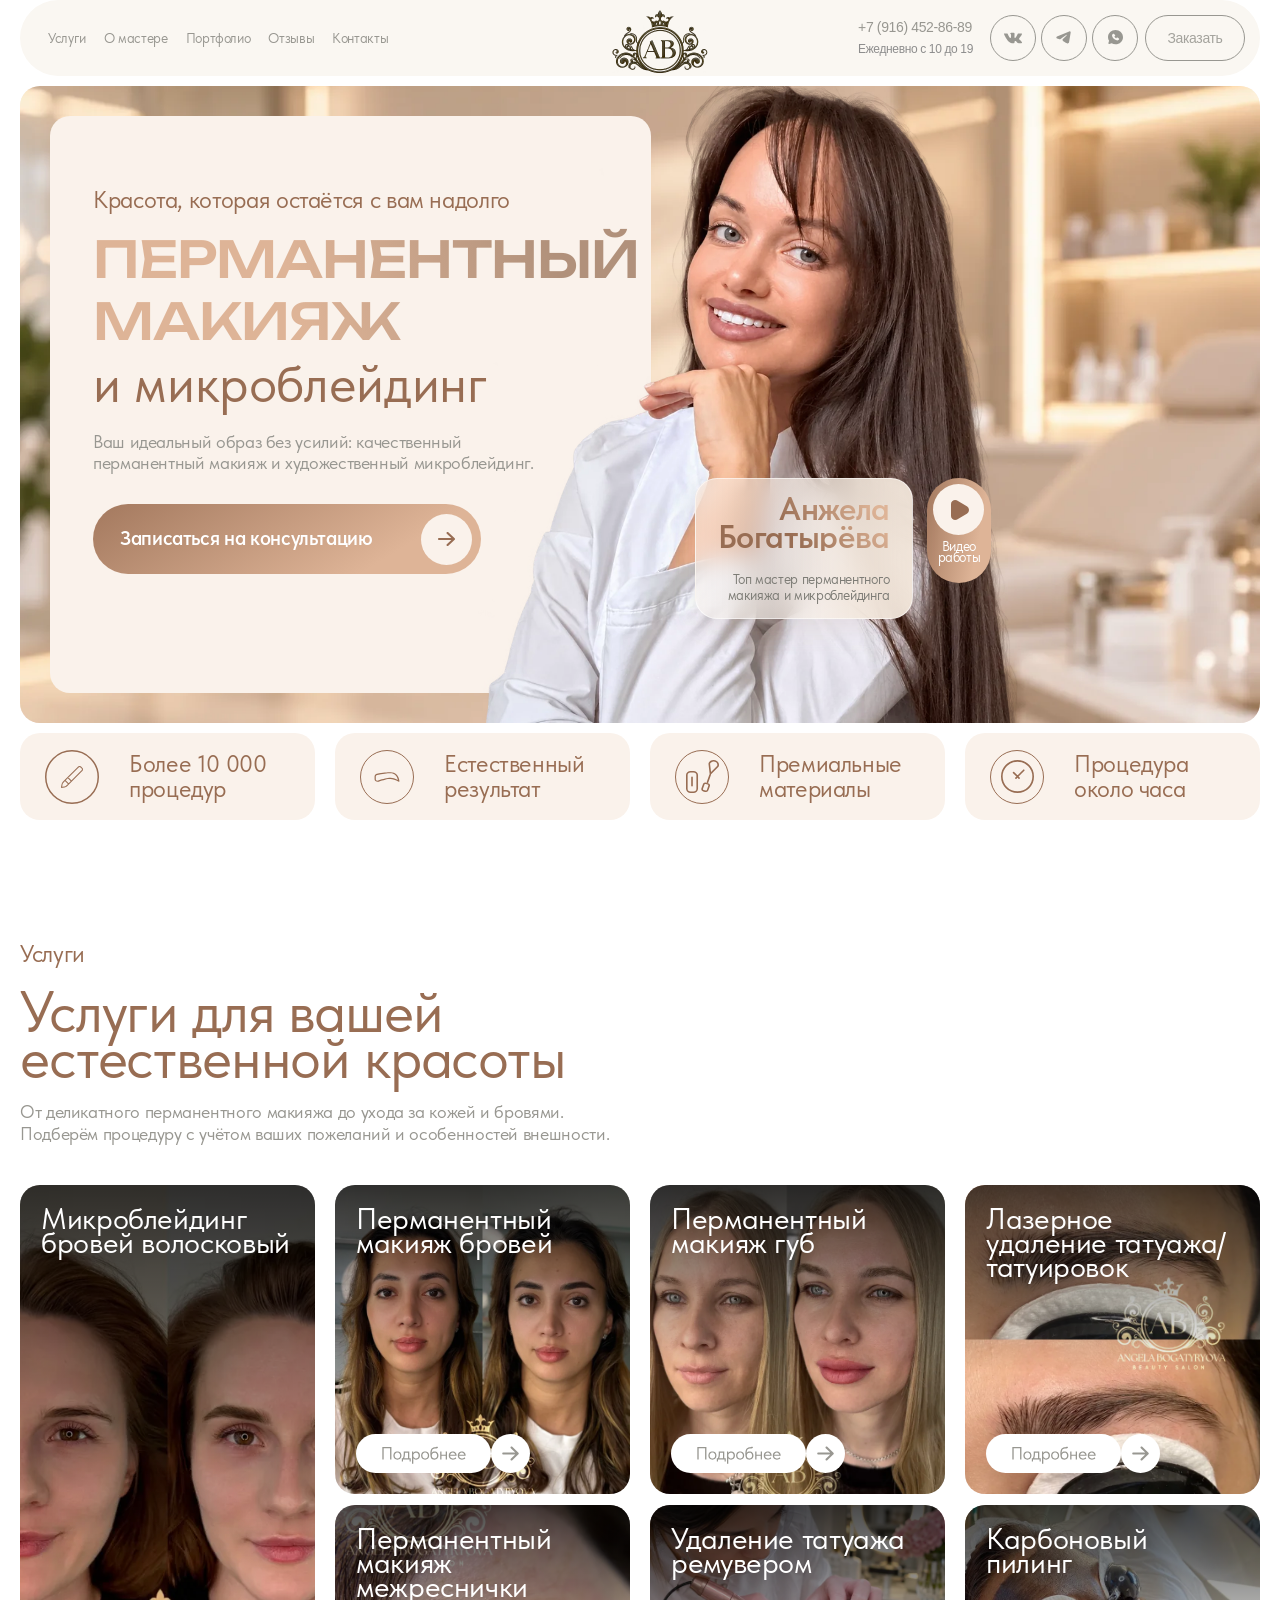
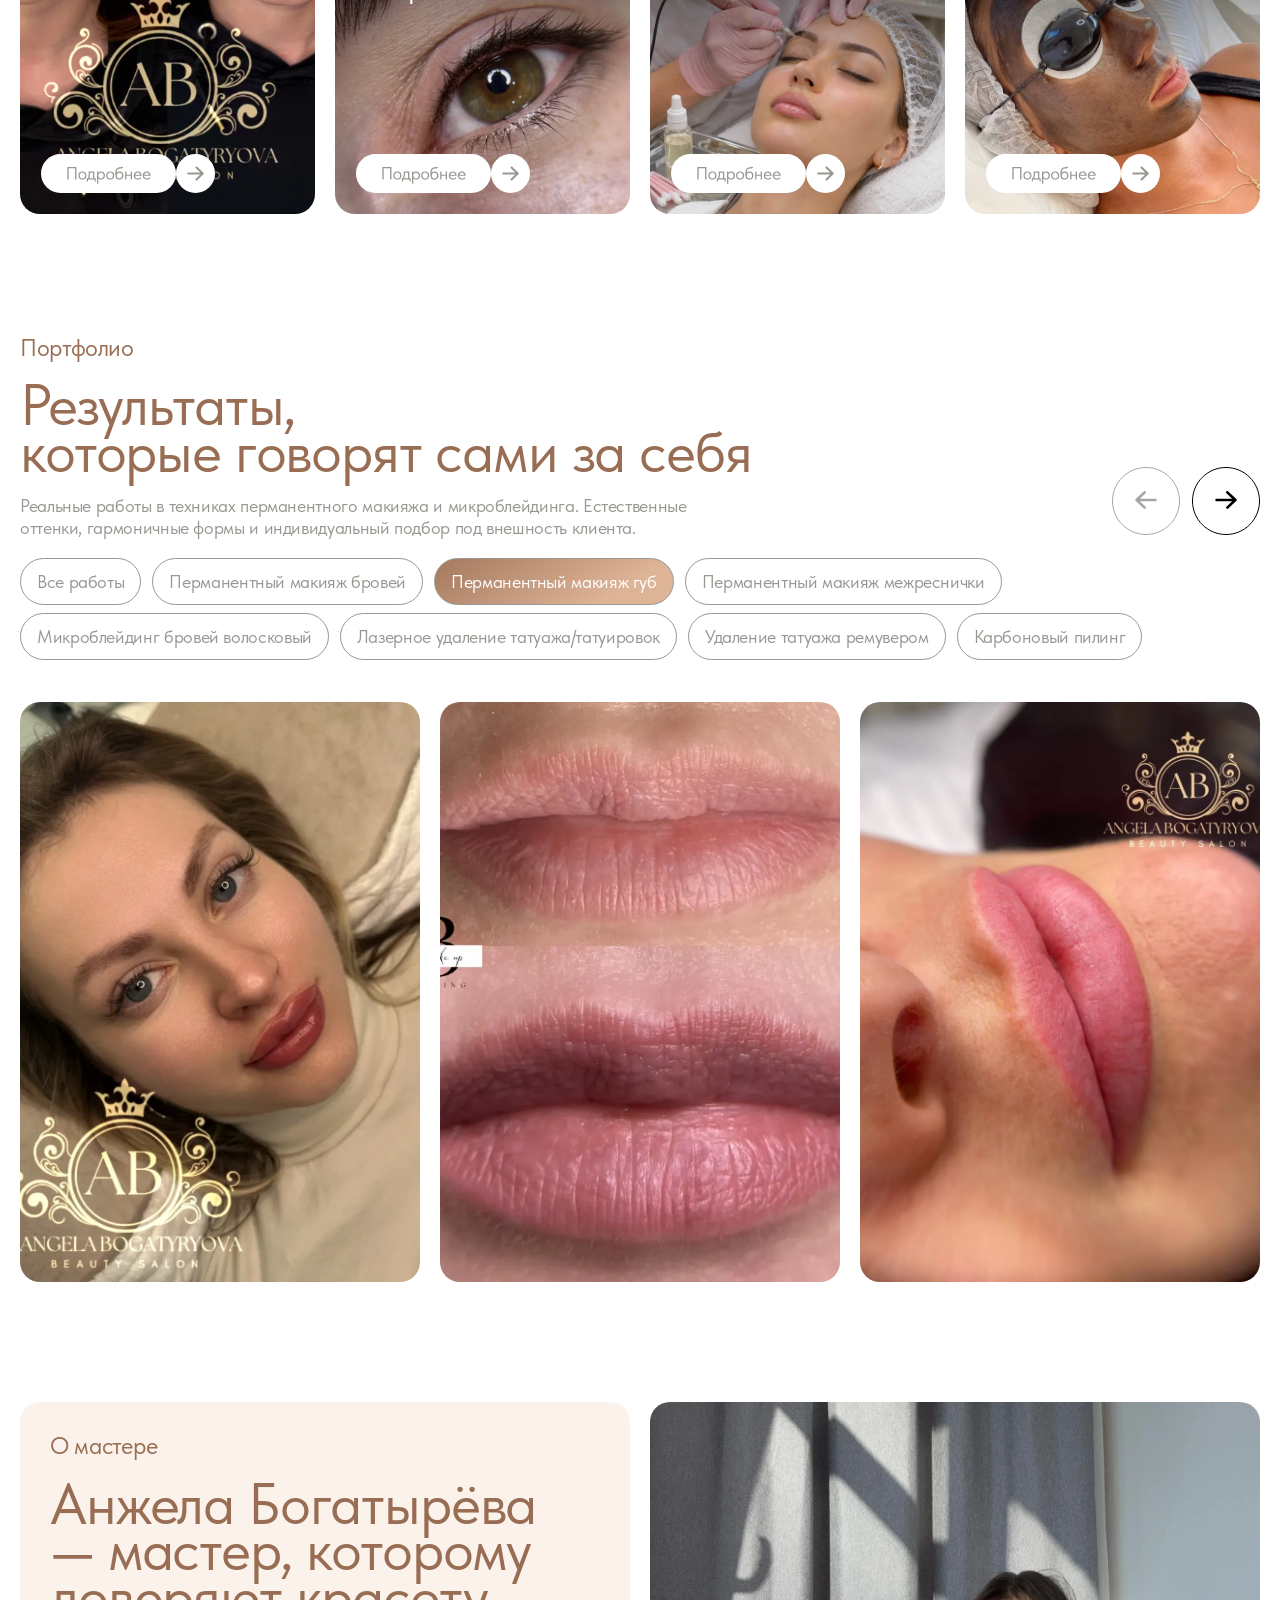
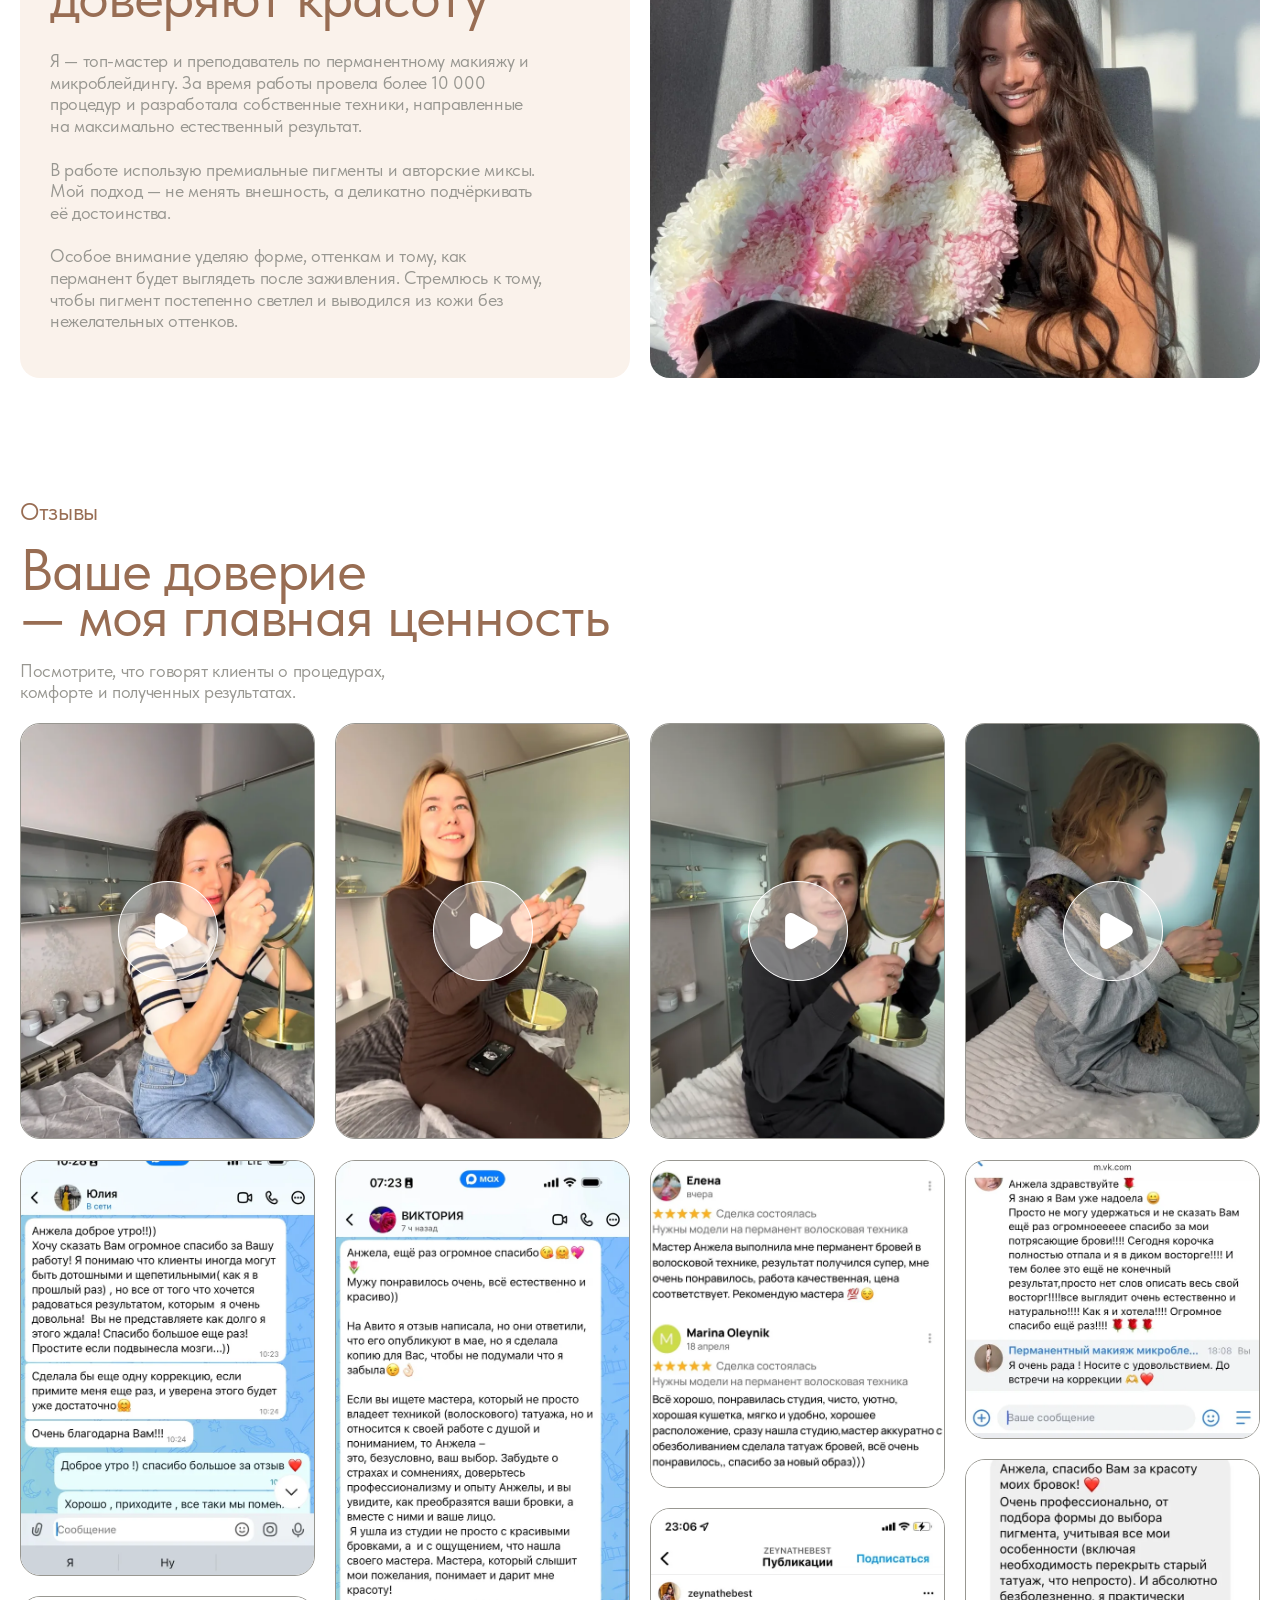
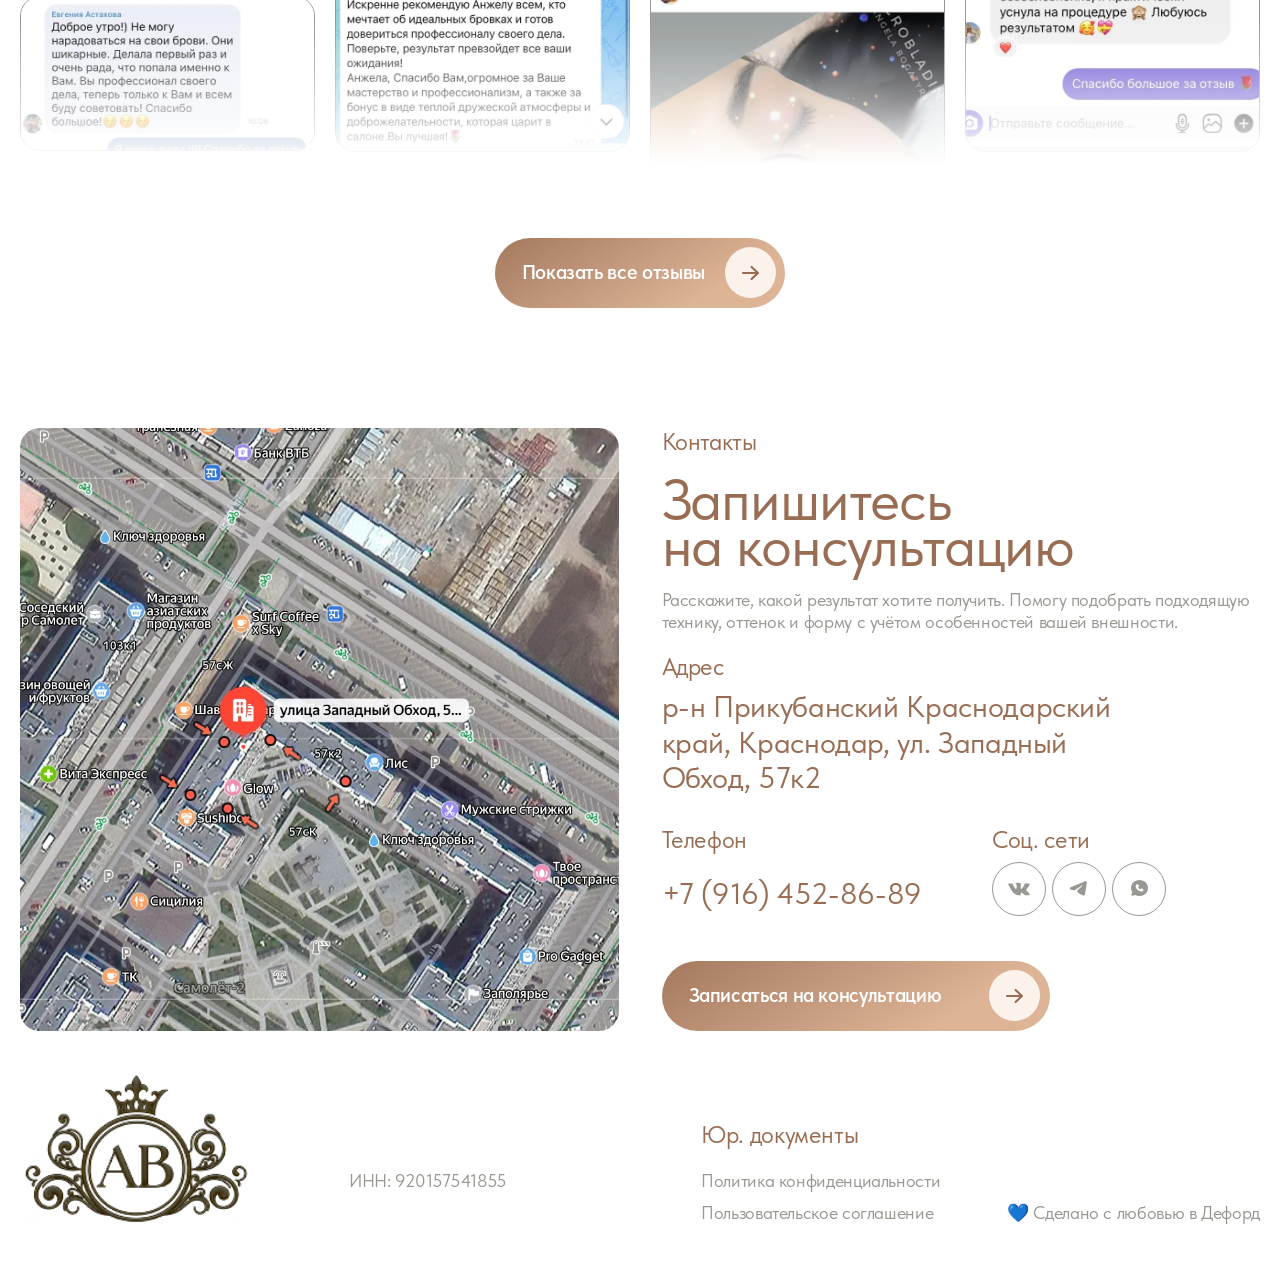
<file: index.html>
<!doctype html>
<html lang="ru">
<head>
  <meta charset="utf-8">
  <meta name="viewport" content="width=device-width, initial-scale=1">
  <title>Перманентный макияж и микроблейдинг в Краснодаре — Анжела Богатырёва</title>
  <meta name="description" content="Перманентный макияж бровей, губ, межреснички и микроблейдинг в Краснодаре. Топ-мастер Анжела Богатырёва: более 10 000 процедур, естественный результат, премиальные материалы.">
  <link rel="icon" href="assets/img/logo.png" type="image/png">
  <link rel="preload" href="assets/fonts/TildaSans-Regular.woff2" as="font" type="font/woff2" crossorigin>
  <link rel="preconnect" href="https://fonts.googleapis.com">
  <link rel="preconnect" href="https://fonts.gstatic.com" crossorigin>
  <link href="https://fonts.googleapis.com/css2?family=Unbounded:wght@500&display=swap" rel="stylesheet">
  <link rel="stylesheet" href="assets/css/style.css?v=202611110832">
</head>
<body>

<!-- ================= PRELOADER ================= -->
<div class="preloader" id="preloader" aria-hidden="true">
  <div class="preloader__inner">
    <div class="preloader__mark">
      <svg class="preloader__ring" viewBox="0 0 200 200" width="200" height="200">
        <defs>
          <linearGradient id="plGrad" x1="0" y1="0" x2="1" y2="1">
            <stop offset="0%" stop-color="#deb497"/>
            <stop offset="100%" stop-color="#986d53"/>
          </linearGradient>
        </defs>
        <circle class="preloader__track" cx="100" cy="100" r="92"/>
        <circle class="preloader__arc" cx="100" cy="100" r="92"/>
      </svg>
      <img class="preloader__logo" src="assets/img/logo.png" alt="" width="200" height="144">
    </div>
    <p class="preloader__name">Анжела Богатырёва</p>
    <p class="preloader__sub">перманентный макияж</p>
    <span class="preloader__bar"><i></i></span>
  </div>
</div>
<script>
  (function () {
    var el = document.getElementById('preloader');
    if (!el) return;
    document.documentElement.classList.add('is-loading');
    var start = Date.now(), MIN = 900, MAX = 5000, done = false;
    function hide() {
      if (done) return; done = true;
      var wait = Math.max(0, MIN - (Date.now() - start));
      setTimeout(function () {
        el.classList.add('is-hidden');
        document.documentElement.classList.remove('is-loading');
        setTimeout(function () { el.remove(); }, 700);
      }, wait);
    }
    if (document.readyState === 'complete') hide();
    else window.addEventListener('load', hide);
    setTimeout(hide, MAX);
  })();
</script>

<!-- ================= HEADER ================= -->
<header class="header container">
  <div class="header__bar">
    <nav class="header__nav" aria-label="Основная навигация">
      <a href="#services">Услуги</a>
      <a href="#about">О мастере</a>
      <a href="#portfolio">Портфолио</a>
      <a href="#reviews">Отзывы</a>
      <a href="#contacts">Контакты</a>
    </nav>

    <a href="#top" class="header__logo" aria-label="Анжела Богатырёва — на главную">
      <img src="assets/img/logo.png" alt="Логотип Angela Bogatyryova" width="200" height="144">
    </a>

    <div class="header__right">
      <div class="header__contact">
        <a href="tel:+79164528689" class="header__phone">+7 (916) 452-86-89</a>
        <span class="header__hours">Ежедневно с 10 до 19</span>
      </div>
      <a href="https://vk.ru/angela_bogatyryova" class="icon-btn" aria-label="ВКонтакте" target="_blank" rel="noopener">
        <img class="tg-icon" src="assets/icons/vk.svg" alt="" width="46" height="46">
      </a>
      <a href="https://t.me/AngelaBogatyryova" class="icon-btn" aria-label="Telegram" target="_blank" rel="noopener">
        <img class="tg-icon" src="assets/icons/telegram.svg" alt="" width="46" height="46">
      </a>
      <a href="https://wa.me/79164528689" class="icon-btn" aria-label="WhatsApp" target="_blank" rel="noopener">
        <img src="assets/icons/hdr-g1.svg" alt="" width="15" height="16">
      </a>
      <button type="button" class="header__order" data-open="form">Заказать</button>
    </div>

    <button type="button" class="header__burger" aria-label="Открыть меню" aria-expanded="false" aria-controls="mobile-menu">
      <span></span><span></span><span></span>
    </button>
  </div>

  <div class="mobile-menu" id="mobile-menu" hidden>
    <nav>
      <a href="#services">Услуги</a>
      <a href="#about">О мастере</a>
      <a href="#portfolio">Портфолио</a>
      <a href="#reviews">Отзывы</a>
      <a href="#contacts">Контакты</a>
    </nav>
    <a href="tel:+79164528689" class="mobile-menu__phone">+7 (916) 452-86-89</a>
    <span class="header__hours">Ежедневно с 10 до 19</span>
    <button type="button" class="btn btn--sm" data-open="form">
      <span>Записаться на консультацию</span><i class="btn__circle"><img src="assets/icons/btn-arrow.svg" alt="" width="17" height="14"></i>
    </button>
  </div>
</header>

<main id="top">

  <!-- ================= HERO ================= -->
  <section class="hero container">
    <div class="hero__card">
      <img class="hero__bg" src="assets/img/hero-bg.webp" alt="" width="1672" height="941" fetchpriority="high">
      <img class="hero__master" src="assets/img/hero-master.webp?v=4" alt="Анжела Богатырёва — мастер перманентного макияжа" width="1000" height="1333" fetchpriority="high">

      <div class="hero__panel">
        <p class="hero__kicker">Красота, которая остаётся с вам надолго</p>
        <h1 class="hero__title">
          <span class="hero__title-main">Перманентный<br>макияж</span>
          <span class="hero__title-sub">и микроблейдинг</span>
        </h1>
        <p class="hero__text">Ваш идеальный образ без усилий: качественный перманентный макияж и художественный микроблейдинг.</p>
        <button type="button" class="btn" data-open="form">
          <span>Записаться на консультацию</span>
          <i class="btn__circle"><img src="assets/icons/btn-arrow.svg" alt="" width="17" height="14"></i>
        </button>
      </div>

      <div class="hero__master-info">
        <div class="hero__master-text">
          <p class="hero__name">Анжела<br>Богатырёва</p>
          <p class="hero__role">Топ мастер перманентного<br>макияжа и микроблейдинга</p>
        </div>
        <a href="#reviews" class="hero__video" aria-label="Смотреть видео работ">
          <i class="hero__video-circle"><img src="assets/icons/play.svg" alt="" width="20" height="18"></i>
          <span>Видео работы</span>
        </a>
      </div>
    </div>

    <ul class="features">
      <li class="feature">
        <span class="feature__icon"><img class="feature__icon-desktop" src="assets/icons/brush-badge.svg" alt="" width="54" height="54"><img class="feature__icon-mobile" src="assets/icons/brush.svg" alt="" width="18" height="18"></span>
        <span class="feature__text">Более 10&nbsp;000 процедур</span>
      </li>
      <li class="feature">
        <span class="feature__icon feature__icon--ring"><img src="assets/icons/eyebrow.svg" alt="" width="50" height="50"></span>
        <span class="feature__text">Естественный результат</span>
      </li>
      <li class="feature">
        <span class="feature__icon feature__icon--ring"><img src="assets/icons/lip-gloss.svg" alt="" width="34" height="34" class="feature__icon-sm"></span>
        <span class="feature__text">Премиальные материалы</span>
      </li>
      <li class="feature">
        <span class="feature__icon feature__icon--ring"><img src="assets/icons/time.svg" alt="" width="30" height="30" class="feature__icon-sm"></span>
        <span class="feature__text">Процедура около часа</span>
      </li>
    </ul>
  </section>

  <!-- ================= SERVICES ================= -->
  <section class="section container" id="services">
    <p class="section__label">Услуги</p>
    <h2 class="section__title">Услуги для вашей естественной красоты</h2>
    <p class="section__text">От деликатного перманентного макияжа до ухода за кожей и бровями. Подберём процедуру с учётом ваших пожеланий и особенностей внешности.</p>

    <div class="services">
      <article class="service service--tall" data-service="microblading">
        <img src="assets/img/svc-microblading.webp" alt="" loading="lazy" width="700" height="836">
        <h3 class="service__title">Микроблейдинг бровей волосковый</h3>
        <button type="button" class="more" data-service-open="microblading" aria-label="Подробнее"><img src="assets/icons/more-button.svg" alt="" width="174" height="39"></button>
      </article>
      <article class="service" data-service="brows">
        <img src="assets/img/svc-brows.webp" alt="" loading="lazy" width="700" height="875" style="object-position:top">
        <h3 class="service__title">Перманентный макияж бровей</h3>
        <button type="button" class="more" data-service-open="brows" aria-label="Подробнее"><img src="assets/icons/more-button.svg" alt="" width="174" height="39"></button>
      </article>
      <article class="service" data-service="lips">
        <img src="assets/img/svc-lips.webp" alt="" loading="lazy" width="700" height="875">
        <h3 class="service__title">Перманентный макияж губ</h3>
        <button type="button" class="more" data-service-open="lips" aria-label="Подробнее"><img src="assets/icons/more-button.svg" alt="" width="174" height="39"></button>
      </article>
      <article class="service" data-service="laser">
        <img src="assets/img/svc-laser.webp" alt="" loading="lazy" width="700" height="700">
        <h3 class="service__title">Лазерное удаление татуажа/татуировок</h3>
        <button type="button" class="more" data-service-open="laser" aria-label="Подробнее"><img src="assets/icons/more-button.svg" alt="" width="174" height="39"></button>
      </article>
      <article class="service" data-service="lash">
        <img src="assets/img/svc-lash.webp" alt="" loading="lazy" width="700" height="1110">
        <h3 class="service__title">Перманентный макияж межреснички</h3>
        <button type="button" class="more" data-service-open="lash" aria-label="Подробнее"><img src="assets/icons/more-button.svg" alt="" width="174" height="39"></button>
      </article>
      <article class="service" data-service="remover">
        <img src="assets/img/svc-remover.webp" alt="" loading="lazy" width="700" height="700">
        <h3 class="service__title">Удаление татуажа ремувером</h3>
        <button type="button" class="more" data-service-open="remover" aria-label="Подробнее"><img src="assets/icons/more-button.svg" alt="" width="174" height="39"></button>
      </article>
      <article class="service" data-service="carbon">
        <img src="assets/img/svc-carbon.webp" alt="" loading="lazy" width="700" height="1244" style="object-position:50% 20%">
        <h3 class="service__title">Карбоновый пилинг</h3>
        <button type="button" class="more" data-service-open="carbon" aria-label="Подробнее"><img src="assets/icons/more-button.svg" alt="" width="174" height="39"></button>
      </article>
    </div>
  </section>

  <!-- ================= PORTFOLIO ================= -->
  <section class="section container" id="portfolio">
    <div class="section__head">
      <div>
        <p class="section__label">Портфолио</p>
        <h2 class="section__title section__title--wide">Результаты, <br>которые говорят сами за себя</h2>
        <p class="section__text section__text--wide">Реальные работы в техниках перманентного макияжа и микроблейдинга. Естественные оттенки, гармоничные формы и индивидуальный подбор под внешность клиента.</p>
      </div>
      <div class="slider-nav">
        <button type="button" class="slider-nav__btn" data-slide="-1" aria-label="Предыдущая работа"><img src="assets/icons/slider-prev.svg" alt="" width="68" height="68" style="transform:rotate(180deg)"></button>
        <button type="button" class="slider-nav__btn" data-slide="1" aria-label="Следующая работа"><img src="assets/icons/slider-next.svg" alt="" width="68" height="68"></button>
      </div>
    </div>

    <div class="chips" role="tablist" aria-label="Фильтр работ">
      <button type="button" class="chip" data-filter="all">Все работы</button>
      <button type="button" class="chip" data-filter="brows">Перманентный макияж бровей</button>
      <button type="button" class="chip is-active" data-filter="lips">Перманентный макияж губ</button>
      <button type="button" class="chip" data-filter="lash">Перманентный макияж межреснички</button>
      <button type="button" class="chip" data-filter="microblading">Микроблейдинг бровей волосковый</button>
      <button type="button" class="chip" data-filter="laser">Лазерное удаление татуажа/татуировок</button>
      <button type="button" class="chip" data-filter="remover">Удаление татуажа ремувером</button>
      <button type="button" class="chip" data-filter="carbon">Карбоновый пилинг</button>
    </div>

    <div class="works" id="works">
      <figure class="work" data-cat="lips"><img src="assets/img/works/lips-17.webp?v=2" alt="Перманентный макияж губ — работа мастера" loading="lazy" width="900" height="1200"></figure>
      <figure class="work" data-cat="lips"><img src="assets/img/works/lips-01.webp" alt="Перманентный макияж губ — работа мастера" loading="lazy" width="828" height="825"></figure>
      <figure class="work" data-cat="lips"><img src="assets/img/works/lips-02.webp" alt="Перманентный макияж губ — работа мастера" loading="lazy" width="900" height="1200"></figure>
      <figure class="work" data-cat="lips"><img src="assets/img/works/lips-03.webp" alt="Перманентный макияж губ — работа мастера" loading="lazy" width="828" height="828"></figure>
      <figure class="work" data-cat="lips"><img src="assets/img/works/lips-04.webp" alt="Перманентный макияж губ — работа мастера" loading="lazy" width="900" height="1073"></figure>
      <figure class="work" data-cat="lips"><img src="assets/img/works/lips-05.webp" alt="Перманентный макияж губ — работа мастера" loading="lazy" width="720" height="1280"></figure>
      <figure class="work" data-cat="lips"><img src="assets/img/works/lips-06.webp" alt="Перманентный макияж губ — работа мастера" loading="lazy" width="720" height="1280"></figure>
      <figure class="work" data-cat="lips"><img src="assets/img/works/lips-07.webp" alt="Перманентный макияж губ — работа мастера" loading="lazy" width="828" height="1220"></figure>
      <figure class="work" data-cat="lips"><img src="assets/img/works/lips-08.webp" alt="Перманентный макияж губ — работа мастера" loading="lazy" width="900" height="824"></figure>
      <figure class="work" data-cat="lips microblading"><img src="assets/img/works/lips-09.webp?v=2" alt="Перманентный макияж губ — работа мастера" loading="lazy" width="900" height="1125"></figure>
      <figure class="work" data-cat="lips"><img src="assets/img/works/lips-10.webp" alt="Перманентный макияж губ — работа мастера" loading="lazy" width="900" height="1125"></figure>
      <figure class="work" data-cat="lips"><img src="assets/img/works/lips-11.webp" alt="Перманентный макияж губ — работа мастера" loading="lazy" width="900" height="1205"></figure>
      <figure class="work" data-cat="lips"><img src="assets/img/works/lips-12.webp" alt="Перманентный макияж губ — работа мастера" loading="lazy" width="900" height="1200"></figure>
      <figure class="work" data-cat="lips"><img src="assets/img/works/lips-13.webp" alt="Перманентный макияж губ — работа мастера" loading="lazy" width="900" height="1331"></figure>
      <figure class="work" data-cat="lips"><img src="assets/img/works/lips-14.webp" alt="Перманентный макияж губ — работа мастера" loading="lazy" width="900" height="1200"></figure>
      <figure class="work" data-cat="lips"><img src="assets/img/works/lips-15.webp" alt="Перманентный макияж губ — работа мастера" loading="lazy" width="900" height="1169"></figure>
      <figure class="work" data-cat="lips"><img src="assets/img/works/lips-16.webp" alt="Перманентный макияж губ — работа мастера" loading="lazy" width="900" height="796"></figure>
      <figure class="work" data-cat="lips"><img src="assets/img/works/lips-18.webp" alt="Перманентный макияж губ — работа мастера" loading="lazy" width="900" height="1127"></figure>
      <figure class="work" data-cat="brows"><img src="assets/img/works/brows-01.webp" alt="Перманентный макияж бровей — работа мастера" loading="lazy" width="900" height="1200"></figure>
      <figure class="work" data-cat="brows"><img src="assets/img/works/brows-02.webp" alt="Перманентный макияж бровей — работа мастера" loading="lazy" width="900" height="1200"></figure>
      <figure class="work" data-cat="brows"><img src="assets/img/works/brows-03.webp" alt="Перманентный макияж бровей — работа мастера" loading="lazy" width="900" height="756"></figure>
      <figure class="work" data-cat="brows"><img src="assets/img/works/brows-04.webp" alt="Перманентный макияж бровей — работа мастера" loading="lazy" width="900" height="1200"></figure>
      <figure class="work" data-cat="brows"><img src="assets/img/works/brows-05.webp" alt="Перманентный макияж бровей — работа мастера" loading="lazy" width="828" height="1472"></figure>
      <figure class="work" data-cat="brows"><img src="assets/img/works/brows-06.webp" alt="Перманентный макияж бровей — работа мастера" loading="lazy" width="827" height="937"></figure>
      <figure class="work" data-cat="brows"><img src="assets/img/works/brows-07.webp" alt="Перманентный макияж бровей — работа мастера" loading="lazy" width="900" height="1125"></figure>
      <figure class="work" data-cat="brows"><img src="assets/img/works/brows-08.webp" alt="Перманентный макияж бровей — работа мастера" loading="lazy" width="900" height="1200"></figure>
      <figure class="work" data-cat="brows"><img src="assets/img/works/brows-09.webp" alt="Перманентный макияж бровей — работа мастера" loading="lazy" width="900" height="1200"></figure>
      <figure class="work" data-cat="brows"><img src="assets/img/works/brows-10.webp" alt="Перманентный макияж бровей — работа мастера" loading="lazy" width="900" height="1200"></figure>
      <figure class="work" data-cat="brows"><img src="assets/img/works/brows-11.webp" alt="Перманентный макияж бровей — работа мастера" loading="lazy" width="900" height="1200"></figure>
      <figure class="work" data-cat="brows"><img src="assets/img/works/brows-12.webp" alt="Перманентный макияж бровей — работа мастера" loading="lazy" width="900" height="1200"></figure>
      <figure class="work" data-cat="brows"><img src="assets/img/works/brows-13.webp" alt="Перманентный макияж бровей — работа мастера" loading="lazy" width="900" height="1125"></figure>
      <figure class="work" data-cat="brows"><img src="assets/img/works/brows-14.webp" alt="Перманентный макияж бровей — работа мастера" loading="lazy" width="900" height="982"></figure>
      <figure class="work" data-cat="brows"><img src="assets/img/works/brows-15.webp" alt="Перманентный макияж бровей — работа мастера" loading="lazy" width="900" height="1600"></figure>
      <figure class="work" data-cat="brows"><img src="assets/img/works/brows-16.webp" alt="Перманентный макияж бровей — работа мастера" loading="lazy" width="900" height="1200"></figure>
      <figure class="work" data-cat="brows lips"><img src="assets/img/works/brows-17.webp" alt="Перманентный макияж бровей — работа мастера" loading="lazy" width="900" height="1125"></figure>
      <figure class="work" data-cat="lash"><img src="assets/img/works/lash-01.webp" alt="Перманентный макияж межреснички — работа мастера" loading="lazy" width="900" height="1166"></figure>
      <figure class="work" data-cat="lash"><img src="assets/img/works/lash-02.webp" alt="Перманентный макияж межреснички — работа мастера" loading="lazy" width="900" height="1048"></figure>
      <figure class="work" data-cat="lash"><img src="assets/img/works/lash-03.webp" alt="Перманентный макияж межреснички — работа мастера" loading="lazy" width="900" height="1428"></figure>
      <figure class="work" data-cat="lash"><img src="assets/img/works/lash-04.webp" alt="Перманентный макияж межреснички — работа мастера" loading="lazy" width="900" height="1540"></figure>
      <figure class="work" data-cat="lash"><img src="assets/img/works/lash-05.webp" alt="Перманентный макияж межреснички — работа мастера" loading="lazy" width="900" height="1125"></figure>
      <figure class="work" data-cat="lash"><img src="assets/img/works/lash-06.webp" alt="Перманентный макияж межреснички — работа мастера" loading="lazy" width="900" height="1200"></figure>
      <figure class="work" data-cat="lash"><img src="assets/img/works/lash-07.webp" alt="Перманентный макияж межреснички — работа мастера" loading="lazy" width="900" height="1256"></figure>
      <figure class="work" data-cat="lash"><img src="assets/img/works/lash-08.webp" alt="Перманентный макияж межреснички — работа мастера" loading="lazy" width="900" height="1600"></figure>
      <figure class="work" data-cat="microblading"><img src="assets/img/works/microblading-40.webp" alt="Микроблейдинг бровей — работа мастера" loading="lazy" width="900" height="1125"></figure>
      <figure class="work" data-cat="microblading"><img src="assets/img/works/microblading-37.webp" alt="Микроблейдинг бровей — работа мастера" loading="lazy" width="900" height="1074"></figure>
      <figure class="work" data-cat="microblading"><img src="assets/img/works/microblading-20.webp" alt="Микроблейдинг бровей — работа мастера" loading="lazy" width="900" height="1125"></figure>
      <figure class="work" data-cat="microblading"><img src="assets/img/works/microblading-36.webp" alt="Микроблейдинг бровей — работа мастера" loading="lazy" width="900" height="1125"></figure>
      <figure class="work" data-cat="microblading"><img src="assets/img/works/microblading-38.webp" alt="Микроблейдинг бровей — работа мастера" loading="lazy" width="900" height="1125"></figure>
      <figure class="work" data-cat="microblading"><img src="assets/img/works/microblading-39.webp" alt="Микроблейдинг бровей — работа мастера" loading="lazy" width="900" height="1058"></figure>
      <figure class="work" data-cat="microblading"><img src="assets/img/works/microblading-25.webp" alt="Микроблейдинг бровей — работа мастера" loading="lazy" width="900" height="1125"></figure>
      <figure class="work" data-cat="microblading"><img src="assets/img/works/microblading-34.webp" alt="Микроблейдинг бровей — работа мастера" loading="lazy" width="900" height="1200"></figure>
      <figure class="work" data-cat="microblading"><img src="assets/img/works/microblading-26.webp" alt="Микроблейдинг бровей — работа мастера" loading="lazy" width="900" height="1200"></figure>
      <figure class="work" data-cat="microblading"><img src="assets/img/works/microblading-12.webp" alt="Микроблейдинг бровей — работа мастера" loading="lazy" width="900" height="1600"></figure>
      <figure class="work" data-cat="microblading"><img src="assets/img/works/microblading-33.webp" alt="Микроблейдинг бровей — работа мастера" loading="lazy" width="900" height="1083"></figure>
      <figure class="work" data-cat="microblading"><img src="assets/img/works/microblading-16.webp" alt="Микроблейдинг бровей — работа мастера" loading="lazy" width="900" height="900"></figure>
      <figure class="work" data-cat="microblading"><img src="assets/img/works/microblading-32.webp" alt="Микроблейдинг бровей — работа мастера" loading="lazy" width="900" height="900"></figure>
      <figure class="work" data-cat="microblading"><img src="assets/img/works/microblading-01.webp" alt="Микроблейдинг бровей — работа мастера" loading="lazy" width="900" height="900"></figure>
      <figure class="work" data-cat="microblading"><img src="assets/img/works/microblading-02.webp" alt="Микроблейдинг бровей — работа мастера" loading="lazy" width="900" height="900"></figure>
      <figure class="work" data-cat="microblading"><img src="assets/img/works/microblading-03.webp" alt="Микроблейдинг бровей — работа мастера" loading="lazy" width="827" height="843"></figure>
      <figure class="work" data-cat="microblading"><img src="assets/img/works/microblading-04.webp" alt="Микроблейдинг бровей — работа мастера" loading="lazy" width="900" height="900"></figure>
      <figure class="work" data-cat="microblading"><img src="assets/img/works/microblading-05.webp" alt="Микроблейдинг бровей — работа мастера" loading="lazy" width="900" height="900"></figure>
      <figure class="work" data-cat="microblading"><img src="assets/img/works/microblading-06.webp" alt="Микроблейдинг бровей — работа мастера" loading="lazy" width="900" height="900"></figure>
      <figure class="work" data-cat="microblading"><img src="assets/img/works/microblading-07.webp" alt="Микроблейдинг бровей — работа мастера" loading="lazy" width="900" height="900"></figure>
      <figure class="work" data-cat="microblading"><img src="assets/img/works/microblading-08.webp" alt="Микроблейдинг бровей — работа мастера" loading="lazy" width="900" height="900"></figure>
      <figure class="work" data-cat="microblading"><img src="assets/img/works/microblading-09.webp" alt="Микроблейдинг бровей — работа мастера" loading="lazy" width="900" height="900"></figure>
      <figure class="work" data-cat="microblading"><img src="assets/img/works/microblading-10.webp" alt="Микроблейдинг бровей — работа мастера" loading="lazy" width="900" height="900"></figure>
      <figure class="work" data-cat="microblading"><img src="assets/img/works/microblading-11.webp" alt="Микроблейдинг бровей — работа мастера" loading="lazy" width="900" height="900"></figure>
      <figure class="work" data-cat="microblading"><img src="assets/img/works/microblading-13.webp" alt="Микроблейдинг бровей — работа мастера" loading="lazy" width="900" height="900"></figure>
      <figure class="work" data-cat="microblading"><img src="assets/img/works/microblading-14.webp" alt="Микроблейдинг бровей — работа мастера" loading="lazy" width="900" height="900"></figure>
      <figure class="work" data-cat="microblading"><img src="assets/img/works/microblading-15.webp" alt="Микроблейдинг бровей — работа мастера" loading="lazy" width="900" height="900"></figure>
      <figure class="work" data-cat="microblading"><img src="assets/img/works/microblading-17.webp" alt="Микроблейдинг бровей — работа мастера" loading="lazy" width="900" height="900"></figure>
      <figure class="work" data-cat="microblading"><img src="assets/img/works/microblading-18.webp" alt="Микроблейдинг бровей — работа мастера" loading="lazy" width="900" height="900"></figure>
      <figure class="work" data-cat="microblading"><img src="assets/img/works/microblading-19.webp" alt="Микроблейдинг бровей — работа мастера" loading="lazy" width="900" height="900"></figure>
      <figure class="work" data-cat="microblading"><img src="assets/img/works/microblading-21.webp" alt="Микроблейдинг бровей — работа мастера" loading="lazy" width="900" height="1125"></figure>
      <figure class="work" data-cat="microblading"><img src="assets/img/works/microblading-22.webp" alt="Микроблейдинг бровей — работа мастера" loading="lazy" width="900" height="1125"></figure>
      <figure class="work" data-cat="microblading"><img src="assets/img/works/microblading-23.webp" alt="Микроблейдинг бровей — работа мастера" loading="lazy" width="900" height="1125"></figure>
      <figure class="work" data-cat="microblading"><img src="assets/img/works/microblading-24.webp" alt="Микроблейдинг бровей — работа мастера" loading="lazy" width="900" height="1125"></figure>
      <figure class="work" data-cat="microblading"><img src="assets/img/works/microblading-27.webp" alt="Микроблейдинг бровей — работа мастера" loading="lazy" width="900" height="1125"></figure>
      <figure class="work" data-cat="microblading"><img src="assets/img/works/microblading-28.webp" alt="Микроблейдинг бровей — работа мастера" loading="lazy" width="900" height="900"></figure>
      <figure class="work" data-cat="microblading"><img src="assets/img/works/microblading-29.webp" alt="Микроблейдинг бровей — работа мастера" loading="lazy" width="900" height="900"></figure>
      <figure class="work" data-cat="microblading"><img src="assets/img/works/microblading-30.webp" alt="Микроблейдинг бровей — работа мастера" loading="lazy" width="900" height="1067"></figure>
      <figure class="work" data-cat="microblading"><img src="assets/img/works/microblading-31.webp" alt="Микроблейдинг бровей — работа мастера" loading="lazy" width="900" height="1600"></figure>
      <figure class="work" data-cat="microblading"><img src="assets/img/works/microblading-35.webp" alt="Микроблейдинг бровей — работа мастера" loading="lazy" width="900" height="1125"></figure>
      <figure class="work" data-cat="laser"><img src="assets/img/works/laser-01.webp" alt="Лазерное удаление татуажа — работа мастера" loading="lazy" width="900" height="900"></figure>
      <figure class="work" data-cat="laser"><img src="assets/img/works/laser-02.webp" alt="Лазерное удаление татуажа — работа мастера" loading="lazy" width="828" height="823"></figure>
      <figure class="work" data-cat="laser"><img src="assets/img/works/laser-03.webp" alt="Лазерное удаление татуажа — работа мастера" loading="lazy" width="900" height="900"></figure>
      <figure class="work" data-cat="laser"><img src="assets/img/works/laser-04.webp" alt="Лазерное удаление татуажа — работа мастера" loading="lazy" width="900" height="900"></figure>
      <figure class="work" data-cat="laser"><img src="assets/img/works/laser-05.webp" alt="Лазерное удаление татуажа — работа мастера" loading="lazy" width="900" height="1125"></figure>
      <figure class="work" data-cat="laser"><img src="assets/img/works/laser-06.webp" alt="Лазерное удаление татуажа — работа мастера" loading="lazy" width="900" height="1125"></figure>
      <figure class="work" data-cat="laser"><img src="assets/img/works/laser-07.webp" alt="Лазерное удаление татуажа — работа мастера" loading="lazy" width="900" height="1125"></figure>
      <figure class="work" data-cat="laser"><img src="assets/img/works/laser-08.webp" alt="Лазерное удаление татуажа — работа мастера" loading="lazy" width="900" height="900"></figure>
      <figure class="work" data-cat="laser"><img src="assets/img/works/laser-09.webp" alt="Лазерное удаление татуажа — работа мастера" loading="lazy" width="900" height="900"></figure>
      <figure class="work" data-cat="laser"><img src="assets/img/works/laser-10.webp" alt="Лазерное удаление татуажа — работа мастера" loading="lazy" width="900" height="968"></figure>
      <figure class="work" data-cat="laser"><img src="assets/img/works/laser-11.webp" alt="Лазерное удаление татуажа — работа мастера" loading="lazy" width="900" height="900"></figure>
      <figure class="work" data-cat="laser"><img src="assets/img/works/laser-12.webp" alt="Лазерное удаление татуажа — работа мастера" loading="lazy" width="900" height="1125"></figure>
      <figure class="work" data-cat="carbon"><img src="assets/img/works/carbon-01.webp" alt="Карбоновый пилинг — работа мастера" loading="lazy" width="720" height="1280"></figure>
      <figure class="work" data-cat="carbon"><img src="assets/img/works/carbon-02.webp" alt="Карбоновый пилинг — работа мастера" loading="lazy" width="900" height="1059"></figure>
    </div>
    <p class="works__empty" hidden>Работы в этой категории скоро появятся. Посмотреть больше примеров можно в соцсетях мастера.</p>
  </section>

  <!-- ================= ABOUT ================= -->
  <section class="section container" id="about">
    <div class="about">
      <div class="about__card">
        <p class="section__label">О мастере</p>
        <h2 class="section__title">Анжела Богатырёва <br>— мастер, которому доверяют красоту</h2>
        <div class="about__text">
          <p>Я — топ-мастер и преподаватель по перманентному макияжу и микроблейдингу. За время работы провела более 10&nbsp;000 процедур и разработала собственные техники, направленные на максимально естественный результат.</p>
          <p>В работе использую премиальные пигменты и авторские миксы. Мой подход — не менять внешность, а деликатно подчёркивать её достоинства.</p>
          <p>Особое внимание уделяю форме, оттенкам и тому, как перманент будет выглядеть после заживления. Стремлюсь к тому, чтобы пигмент постепенно светлел и выводился из кожи без нежелательных оттенков.</p>
        </div>
      </div>
      <div class="about__photo">
        <img src="assets/img/about-photo.webp" alt="Анжела Богатырёва" loading="lazy" width="1460" height="1947">
      </div>
    </div>
  </section>

  <!-- ================= REVIEWS ================= -->
  <section class="section container" id="reviews">
    <p class="section__label">Отзывы</p>
    <h2 class="section__title">Ваше доверие <br>— моя главная ценность</h2>
    <p class="section__text section__text--narrow">Посмотрите, что говорят клиенты о процедурах, комфорте и полученных результатах.</p>

    <div class="videos">
      <button type="button" class="video" data-video="assets/video/review-1.mp4" aria-label="Смотреть видеоотзыв 1"><img src="assets/img/rv-v1.webp" alt="Видеоотзыв клиента" loading="lazy" width="640" height="932"><img class="video__play" src="assets/icons/video-play.svg" alt="" width="100" height="100"></button>
      <button type="button" class="video" data-video="assets/video/review-2.mp4" aria-label="Смотреть видеоотзыв 2"><img src="assets/img/rv-v2.webp" alt="Видеоотзыв клиента" loading="lazy" width="640" height="974"><img class="video__play" src="assets/icons/video-play.svg" alt="" width="100" height="100"></button>
      <button type="button" class="video" data-video="assets/video/review-3.mp4" aria-label="Смотреть видеоотзыв 3"><img src="assets/img/rv-v3.webp" alt="Видеоотзыв клиента" loading="lazy" width="640" height="862"><img class="video__play" src="assets/icons/video-play.svg" alt="" width="100" height="100"></button>
      <button type="button" class="video" data-video="assets/video/review-4.mp4" aria-label="Смотреть видеоотзыв 4"><img src="assets/img/rv-v4.webp" alt="Видеоотзыв клиента" loading="lazy" width="640" height="976"><img class="video__play" src="assets/icons/video-play.svg" alt="" width="100" height="100"></button>
    </div>

    <div class="reviews" id="reviews-grid">
      <div class="reviews__col">
        <div class="review" style="--h:416px"><img src="assets/img/rv-1.webp" alt="Отзыв клиента" loading="lazy" style="object-position:50% 10%"></div>
        <div class="review" style="--h:155px"><img src="assets/img/rv-6.webp" alt="Отзыв клиента" loading="lazy" style="object-position:top"></div>
      </div>
      <div class="reviews__col">
        <div class="review" style="--h:592px"><img src="assets/img/rv-2.webp" alt="Отзыв клиента" loading="lazy"></div>
        <div class="review" style="--h:218px"><img src="assets/img/rv-5.webp" alt="Отзыв клиента" loading="lazy" style="object-position:top"></div>
      </div>
      <div class="reviews__col">
        <div class="review" style="--h:328px"><img src="assets/img/rv-7.webp" alt="Отзыв клиента" loading="lazy"></div>
        <div class="review" style="--h:542px"><img src="assets/img/rv-4.webp" alt="Отзыв клиента" loading="lazy"></div>
      </div>
      <div class="reviews__col">
        <div class="review" style="--h:279px"><img src="assets/img/rv-8.webp" alt="Отзыв клиента" loading="lazy" style="object-position:50% 15%"></div>
        <div class="review" style="--h:293px"><img src="assets/img/rv-3.webp" alt="Отзыв клиента" loading="lazy" style="object-position:50% 20%"></div>
      </div>
    </div>

    <div class="center">
      <button type="button" class="btn btn--auto" id="reviews-toggle" aria-controls="reviews-grid" aria-expanded="false">
        <span>Показать все отзывы</span>
        <i class="btn__circle"><img src="assets/icons/btn-arrow.svg" alt="" width="17" height="14"></i>
      </button>
    </div>
  </section>

  <!-- ================= CONTACTS ================= -->
  <section class="section container" id="contacts">
    <div class="contacts">
      <a class="contacts__map" href="https://yandex.ru/maps/?text=Краснодар,%20ул.%20Западный%20Обход,%2057к2" target="_blank" rel="noopener" aria-label="Открыть адрес на карте">
        <img src="assets/img/map.webp" alt="Карта: Краснодар, ул. Западный Обход, 57к2" loading="lazy" width="934" height="889">
      </a>
      <div class="contacts__info">
        <p class="section__label">Контакты</p>
        <h2 class="section__title">Запишитесь <br>на консультацию</h2>
        <p class="section__text">Расскажите, какой результат хотите получить. Помогу подобрать подходящую технику, оттенок и форму с учётом особенностей вашей внешности.</p>

        <div class="contacts__block">
          <p class="contacts__label">Адрес</p>
          <p class="contacts__value">р-н Прикубанский Краснодарский край, Краснодар, ул.&nbsp;Западный Обход,&nbsp;57к2</p>
        </div>

        <div class="contacts__row">
          <div class="contacts__block">
            <p class="contacts__label">Телефон</p>
            <a class="contacts__value contacts__phone" href="tel:+79164528689">+7 (916) 452-86-89</a>
          </div>
          <div class="contacts__block">
            <p class="contacts__label">Соц. сети</p>
            <div class="contacts__socials">
              <a href="https://vk.ru/angela_bogatyryova" class="icon-btn icon-btn--lg" aria-label="ВКонтакте" target="_blank" rel="noopener"><img class="tg-icon" src="assets/icons/vk.svg" alt="" width="46" height="46"></a>
              <a href="https://t.me/AngelaBogatyryova" class="icon-btn icon-btn--lg" aria-label="Telegram" target="_blank" rel="noopener"><img class="tg-icon" src="assets/icons/telegram.svg" alt="" width="46" height="46"></a>
              <a href="https://wa.me/79164528689" class="icon-btn icon-btn--lg" aria-label="WhatsApp" target="_blank" rel="noopener"><img src="assets/icons/hdr-g1.svg" alt="" width="17" height="18"></a>
            </div>
          </div>
        </div>

        <button type="button" class="btn" data-open="form">
          <span>Записаться на консультацию</span>
          <i class="btn__circle"><img src="assets/icons/btn-arrow.svg" alt="" width="17" height="14"></i>
        </button>
      </div>
    </div>
  </section>
</main>

<!-- ================= FOOTER ================= -->
<footer class="footer container">
  <img class="footer__logo" src="assets/img/logo.png" alt="Логотип Angela Bogatyryova" loading="lazy" width="200" height="144">
  <p class="footer__inn">ИНН: 920157541855</p>
  <div class="footer__docs">
    <p class="contacts__label">Юр. документы</p>
    <a href="privacy.html">Политика конфиденциальности</a>
    <a href="terms.html">Пользовательское соглашение</a>
  </div>
  <p class="footer__made">💙 Сделано с любовью в Дефорд</p>
</footer>

<!-- ================= MODAL: FORM ================= -->
<div class="modal" id="modal-form" role="dialog" aria-modal="true" aria-labelledby="form-title" hidden>
  <div class="modal__overlay" data-close></div>
  <div class="modal__dialog modal__dialog--form" tabindex="-1">
    <div class="modal__panel">
      <button type="button" class="modal__close" data-close aria-label="Закрыть"><img src="assets/icons/close.svg" alt="" width="22" height="22"></button>
      <h2 class="modal__title" id="form-title">Оставьте заявку</h2>
      <p class="modal__lead">и я свяжусь с вами в ближайшее время для обсуждения деталей</p>

      <form class="form" id="lead-form" novalidate>
        <input class="form__input" type="text" name="name" placeholder="Ваше имя" autocomplete="name" required>

        <fieldset class="form__methods">
          <legend>Связаться с вами в соц. сетях или по телефону</legend>
          <label class="method" title="Telegram"><input type="radio" name="method" value="telegram" checked><span><img class="tg-icon" src="assets/icons/telegram.svg" alt="Telegram" width="46" height="46"></span></label>
          <label class="method" title="WhatsApp"><input type="radio" name="method" value="whatsapp"><span><img src="assets/icons/modal-g-wa.svg" alt="WhatsApp" width="17" height="18"></span></label>
          <label class="method" title="Телефон"><input type="radio" name="method" value="phone"><span><img src="assets/icons/phone.svg" alt="Телефон" width="20" height="20"></span></label>
        </fieldset>

        <input class="form__input" type="text" name="contact" placeholder="@username" required>

        <label class="form__agree">
          <input type="checkbox" name="agree" required>
          <span>Согласен(-а) с <a href="terms.html" target="_blank">пользовательским соглашением</a> и <a href="privacy.html" target="_blank">политикой конфиденциальности</a></span>
        </label>

        <p class="form__error" role="alert" hidden></p>

        <button type="submit" class="btn btn--wide">
          <span>Записаться на консультацию</span>
          <i class="btn__circle"><img src="assets/icons/btn-arrow.svg" alt="" width="17" height="14"></i>
        </button>
      </form>
    </div>
    <div class="modal__photo slides" data-slides>
      <img class="slide is-active" src="assets/img/modal-form.webp" alt="Перманентный макияж губ — до и после" loading="lazy">
      <img class="slide" src="assets/img/works/brows-13.webp" alt="Перманентный макияж бровей — до и после" loading="lazy">
      <img class="slide" src="assets/img/works/microblading-37.webp" alt="Микроблейдинг бровей — до и после" loading="lazy">
      <img class="slide" src="assets/img/works/lips-13.webp" alt="Перманентный макияж губ" loading="lazy">
      <img class="slide" src="assets/img/works/lash-04.webp" alt="Перманентный макияж межреснички" loading="lazy">
      <img class="slide" src="assets/img/works/brows-07.webp" alt="Перманентный макияж бровей — до и после" loading="lazy">
      <img class="slide" src="assets/img/works/laser-08.webp" alt="Лазерное удаление татуажа бровей — до и после" loading="lazy">
      <img class="slide" src="assets/img/works/carbon-01.webp" alt="Карбоновый пилинг" loading="lazy">
      <div class="slides__dots"><button type="button" class="slides__dot is-active" aria-label="Фото 1"></button><button type="button" class="slides__dot" aria-label="Фото 2"></button><button type="button" class="slides__dot" aria-label="Фото 3"></button><button type="button" class="slides__dot" aria-label="Фото 4"></button><button type="button" class="slides__dot" aria-label="Фото 5"></button><button type="button" class="slides__dot" aria-label="Фото 6"></button><button type="button" class="slides__dot" aria-label="Фото 7"></button><button type="button" class="slides__dot" aria-label="Фото 8"></button></div>
    </div>
  </div>
</div>

<!-- ================= MODAL: SERVICE ================= -->
<div class="modal" id="modal-service" role="dialog" aria-modal="true" aria-labelledby="svc-title" hidden>
  <div class="modal__overlay" data-close></div>
  <div class="modal__dialog modal__dialog--service" tabindex="-1">
    <button type="button" class="modal__close" data-close aria-label="Закрыть"><img src="assets/icons/close.svg" alt="" width="22" height="22"></button>
    <div class="svc">
      <div class="svc__info">
        <h2 class="modal__title" id="svc-title"></h2>
        <p class="svc__desc"></p>
        <div class="svc__adv-wrap">
          <p class="svc__subtitle">Преимущества</p>
          <div class="svc__adv"></div>
        </div>
        <div class="svc__price-wrap">
          <p class="svc__subtitle">Цена</p>
          <p class="svc__price"></p>
        </div>
        <button type="button" class="btn" data-open="form">
          <span>Записаться на консультацию</span>
          <i class="btn__circle"><img src="assets/icons/btn-arrow.svg" alt="" width="17" height="14"></i>
        </button>
      </div>
      <div class="svc__gallery"></div>
    </div>
  </div>
</div>

<script src="assets/js/main.js?v=202611110832" defer></script>
</body>
</html>
</file>
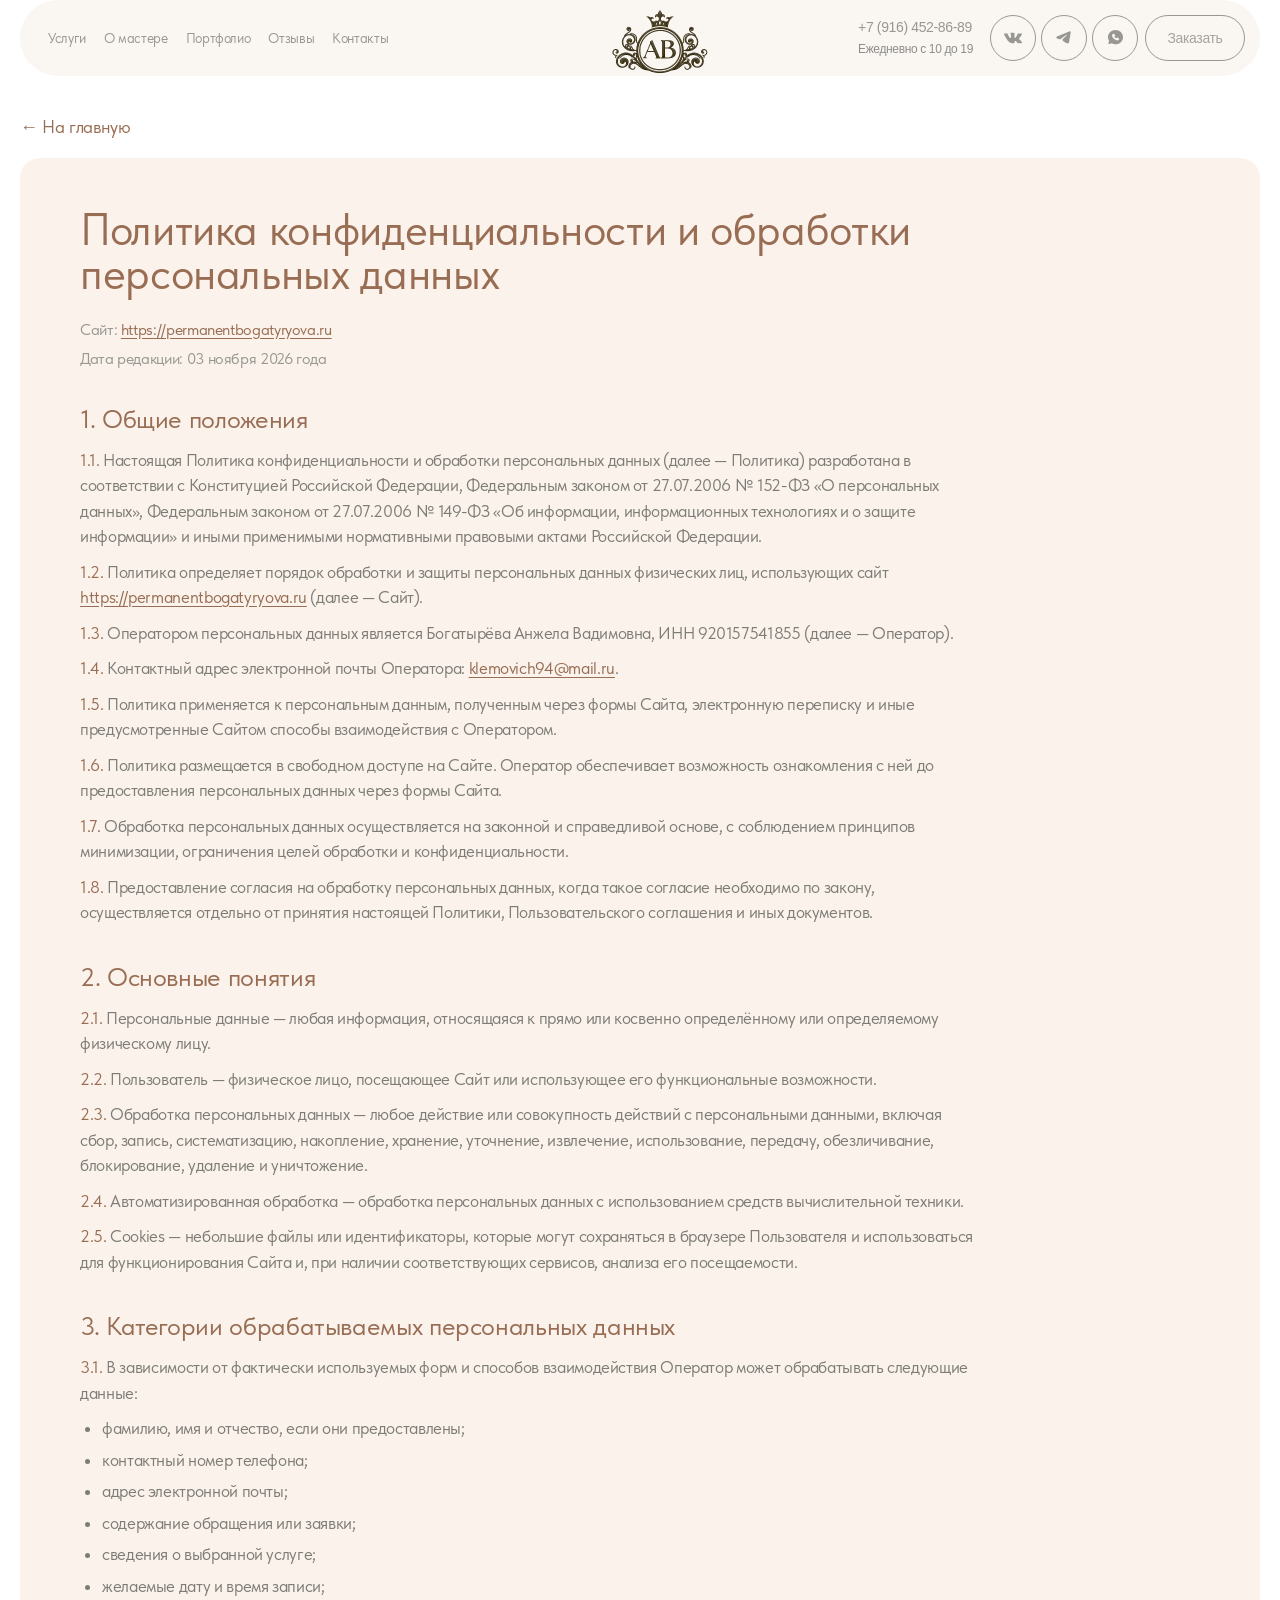
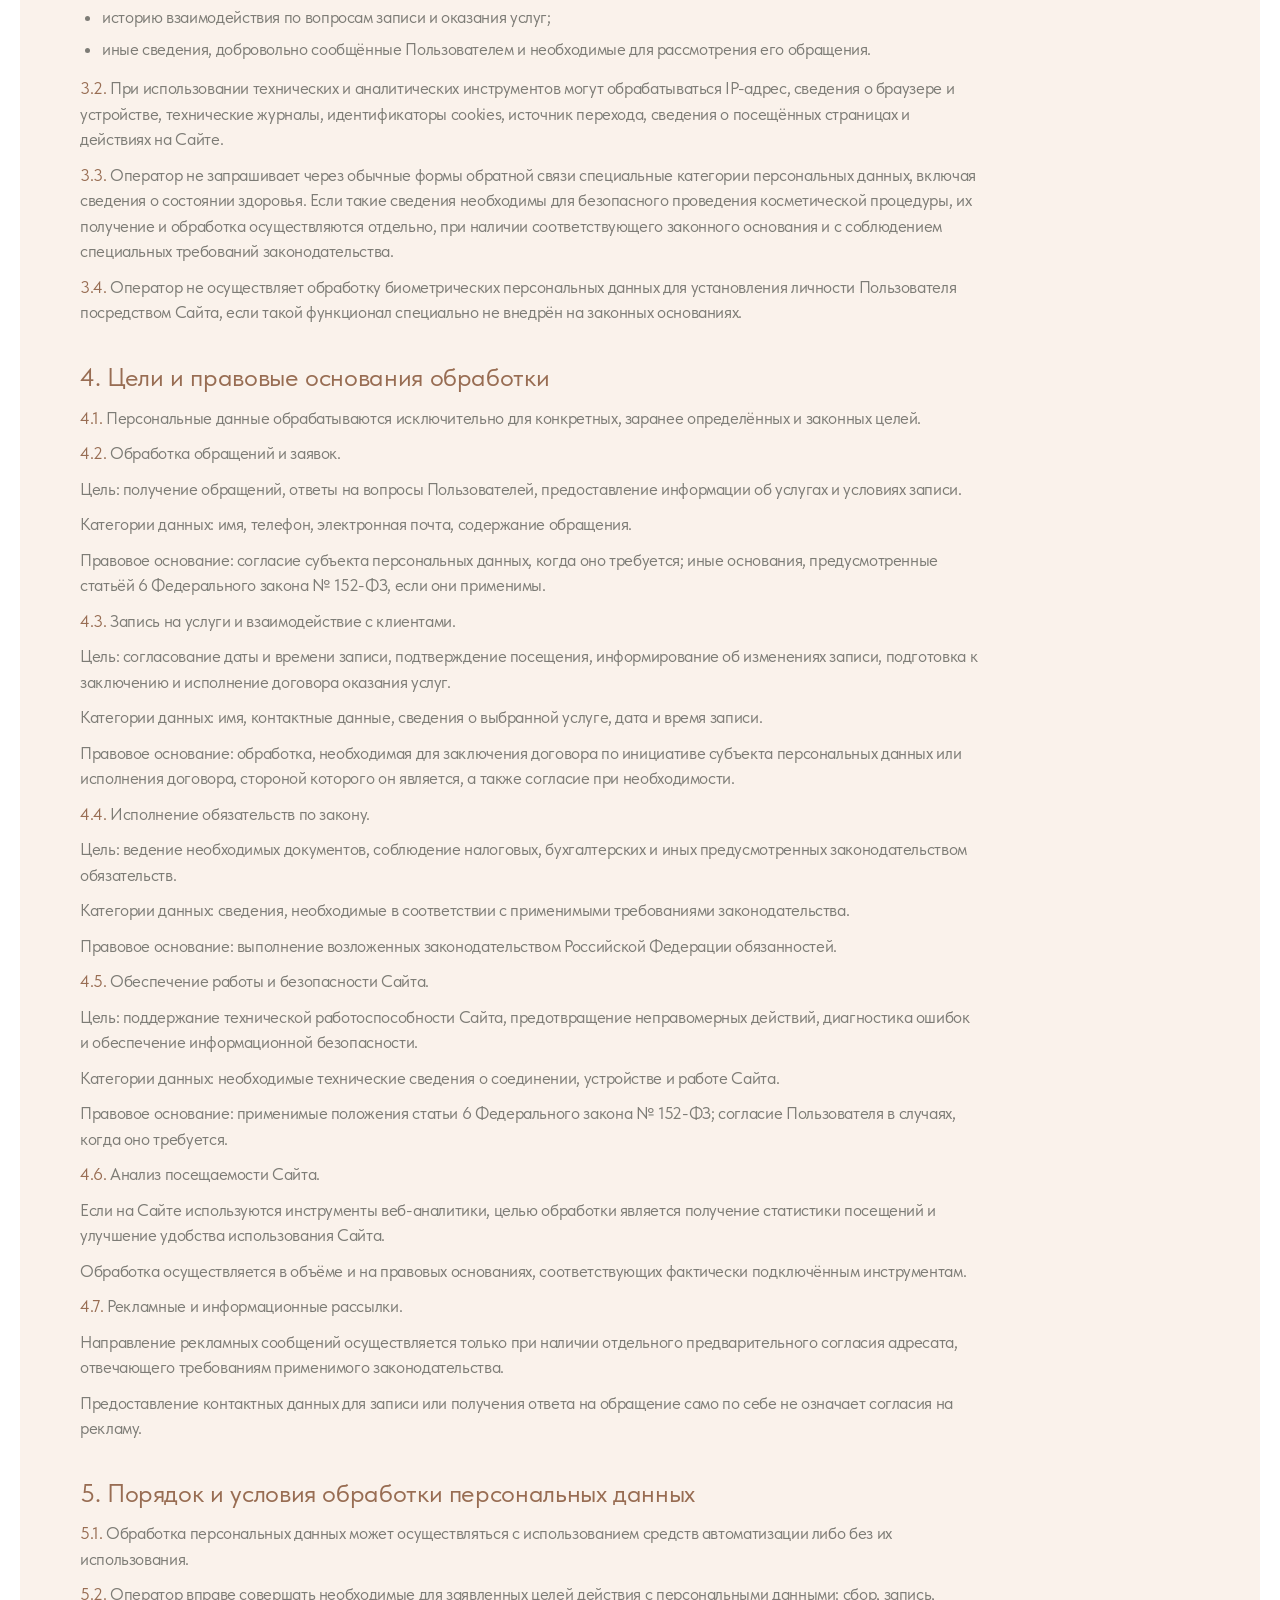
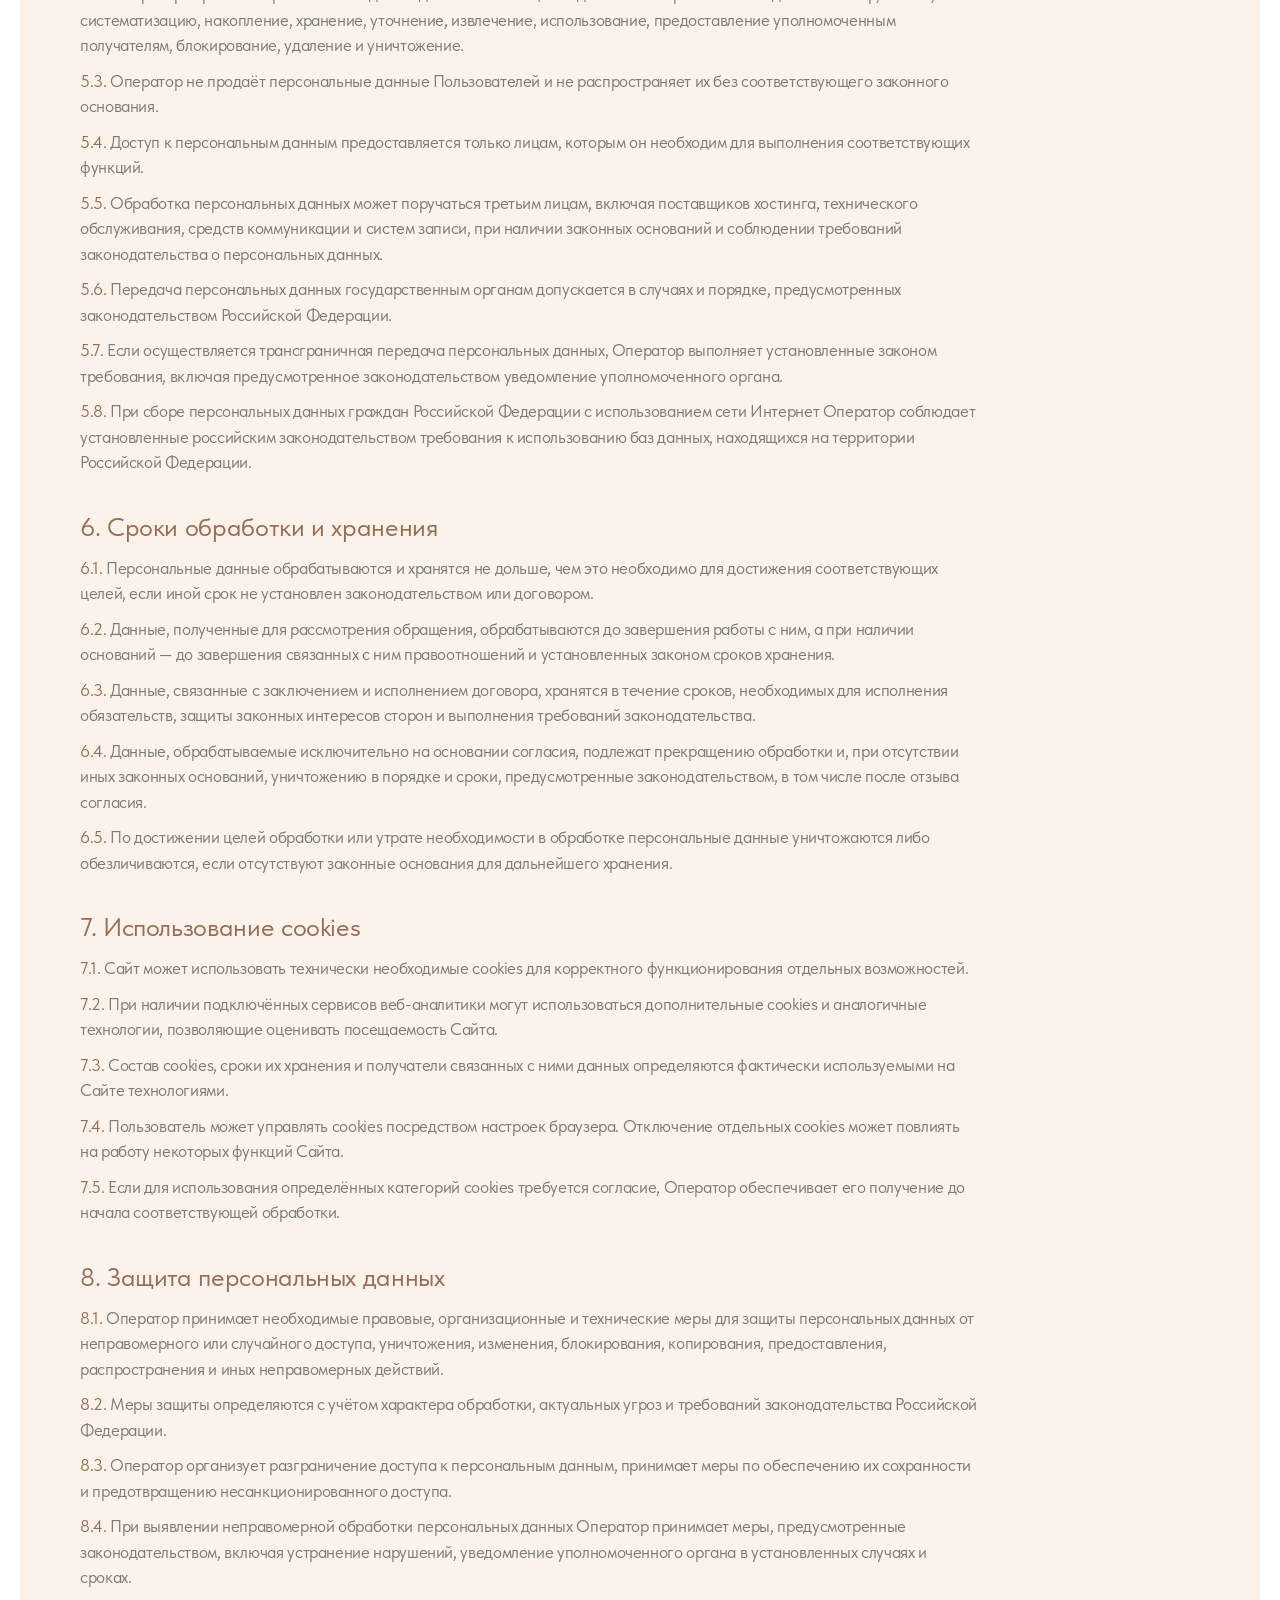
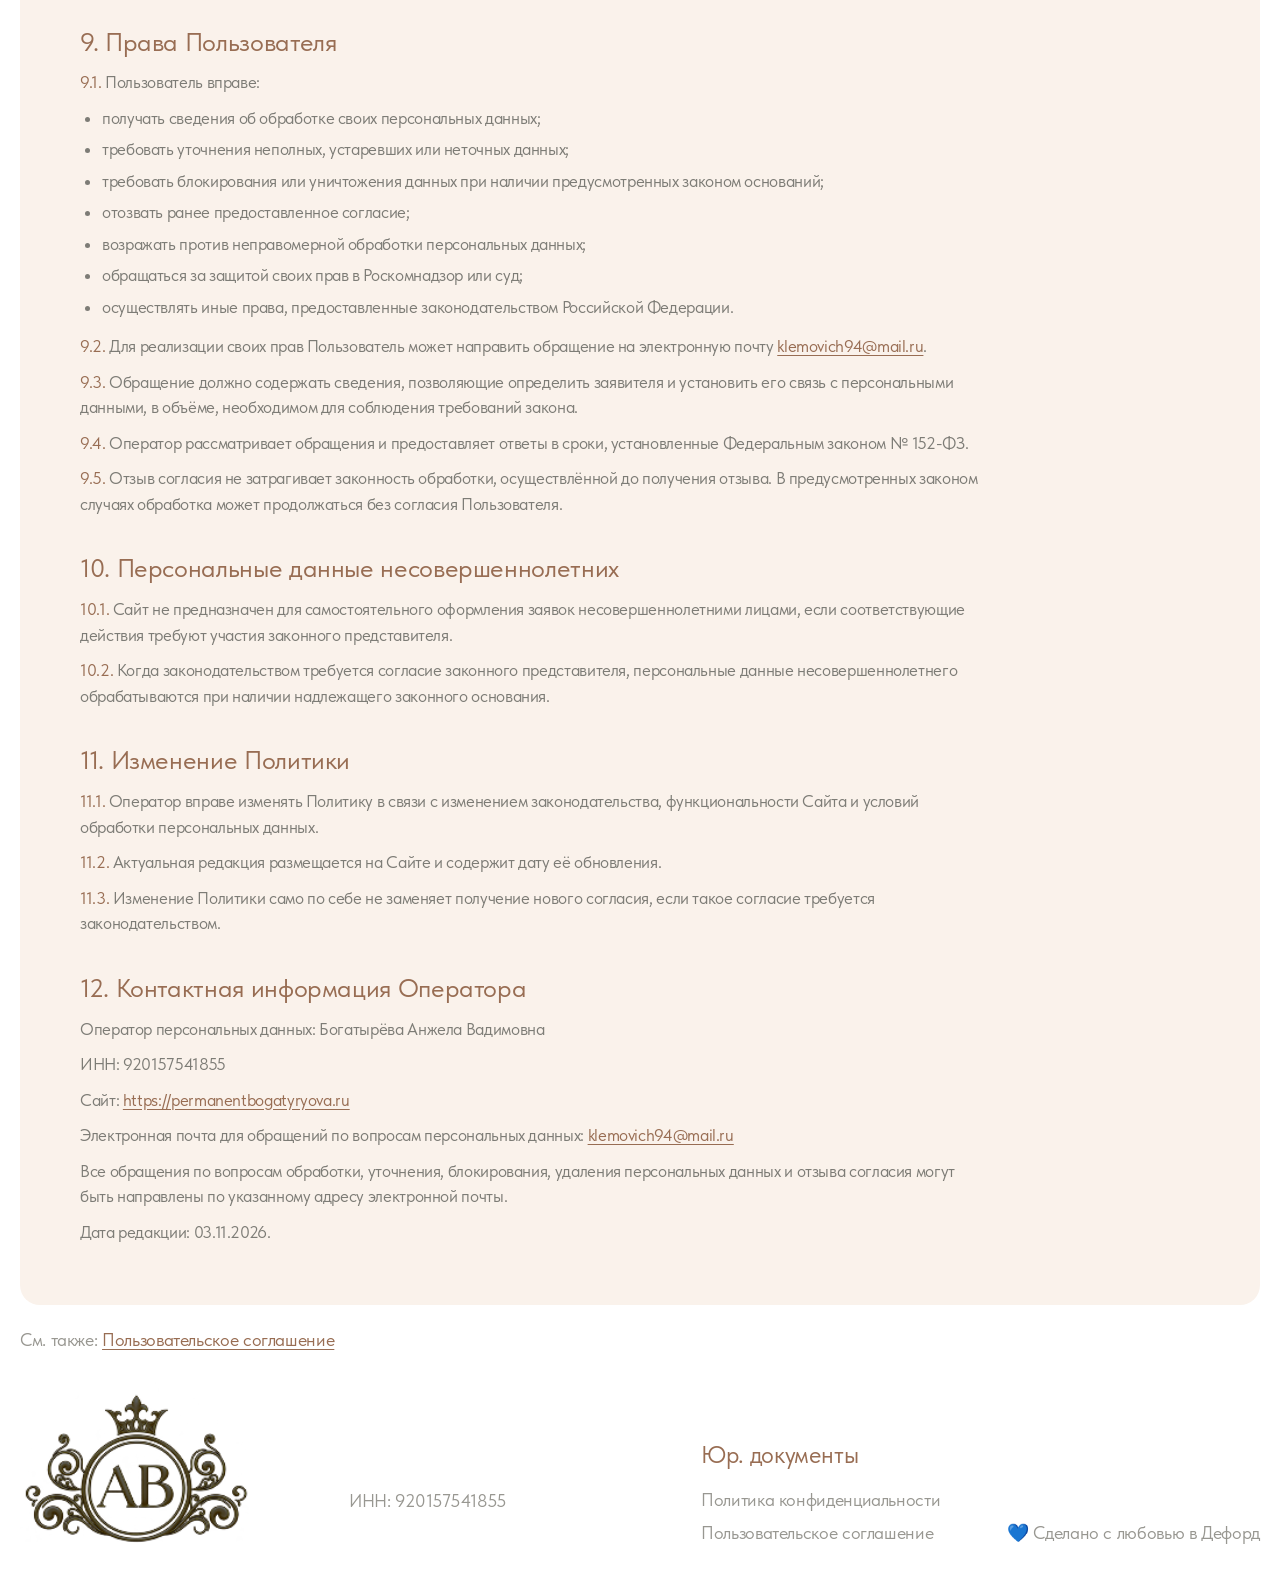
<file: privacy.html>
<!doctype html>
<html lang="ru">
<head>
  <meta charset="utf-8">
  <meta name="viewport" content="width=device-width, initial-scale=1">
  <title>Политика конфиденциальности — Анжела Богатырёва</title>
  <meta name="description" content="Политика конфиденциальности сайта мастера перманентного макияжа Анжелы Богатырёвой, Краснодар.">
  <link rel="icon" href="assets/img/logo.png" type="image/png">
  <link rel="preload" href="assets/fonts/TildaSans-Regular.woff2" as="font" type="font/woff2" crossorigin>
  <link rel="preconnect" href="https://fonts.googleapis.com">
  <link rel="preconnect" href="https://fonts.gstatic.com" crossorigin>
  <link href="https://fonts.googleapis.com/css2?family=Unbounded:wght@500&display=swap" rel="stylesheet">
  <link rel="stylesheet" href="assets/css/style.css?v=202611110832">
</head>
<body class="page-legal">

<!-- ================= PRELOADER ================= -->
<div class="preloader" id="preloader" aria-hidden="true">
  <div class="preloader__inner">
    <div class="preloader__mark">
      <svg class="preloader__ring" viewBox="0 0 200 200" width="200" height="200">
        <defs>
          <linearGradient id="plGrad" x1="0" y1="0" x2="1" y2="1">
            <stop offset="0%" stop-color="#deb497"/>
            <stop offset="100%" stop-color="#986d53"/>
          </linearGradient>
        </defs>
        <circle class="preloader__track" cx="100" cy="100" r="92"/>
        <circle class="preloader__arc" cx="100" cy="100" r="92"/>
      </svg>
      <img class="preloader__logo" src="assets/img/logo.png" alt="" width="200" height="144">
    </div>
    <p class="preloader__name">Анжела Богатырёва</p>
    <p class="preloader__sub">перманентный макияж</p>
    <span class="preloader__bar"><i></i></span>
  </div>
</div>
<script>
  (function () {
    var el = document.getElementById('preloader');
    if (!el) return;
    document.documentElement.classList.add('is-loading');
    var start = Date.now(), MIN = 900, MAX = 5000, done = false;
    function hide() {
      if (done) return; done = true;
      var wait = Math.max(0, MIN - (Date.now() - start));
      setTimeout(function () {
        el.classList.add('is-hidden');
        document.documentElement.classList.remove('is-loading');
        setTimeout(function () { el.remove(); }, 700);
      }, wait);
    }
    if (document.readyState === 'complete') hide();
    else window.addEventListener('load', hide);
    setTimeout(hide, MAX);
  })();
</script>

<header class="header container">
  <div class="header__bar">
    <nav class="header__nav" aria-label="Основная навигация">
      <a href="index.html#services">Услуги</a>
      <a href="index.html#about">О мастере</a>
      <a href="index.html#portfolio">Портфолио</a>
      <a href="index.html#reviews">Отзывы</a>
      <a href="index.html#contacts">Контакты</a>
    </nav>

    <a href="index.html#top" class="header__logo" aria-label="Анжела Богатырёва — на главную">
      <img src="assets/img/logo.png" alt="Логотип Angela Bogatyryova" width="200" height="144">
    </a>

    <div class="header__right">
      <div class="header__contact">
        <a href="tel:+79164528689" class="header__phone">+7 (916) 452-86-89</a>
        <span class="header__hours">Ежедневно с 10 до 19</span>
      </div>
      <a href="https://vk.ru/angela_bogatyryova" class="icon-btn" aria-label="ВКонтакте" target="_blank" rel="noopener">
        <img class="tg-icon" src="assets/icons/vk.svg" alt="" width="46" height="46">
      </a>
      <a href="https://t.me/AngelaBogatyryova" class="icon-btn" aria-label="Telegram" target="_blank" rel="noopener">
        <img class="tg-icon" src="assets/icons/telegram.svg" alt="" width="46" height="46">
      </a>
      <a href="https://wa.me/79164528689" class="icon-btn" aria-label="WhatsApp" target="_blank" rel="noopener">
        <img src="assets/icons/hdr-g1.svg" alt="" width="15" height="16">
      </a>
      <a href="index.html#contacts" class="header__order">Заказать</a>
    </div>

    <button type="button" class="header__burger" aria-label="Открыть меню" aria-expanded="false" aria-controls="mobile-menu">
      <span></span><span></span><span></span>
    </button>
  </div>

  <div class="mobile-menu" id="mobile-menu" hidden>
    <nav>
      <a href="index.html#services">Услуги</a>
      <a href="index.html#about">О мастере</a>
      <a href="index.html#portfolio">Портфолио</a>
      <a href="index.html#reviews">Отзывы</a>
      <a href="index.html#contacts">Контакты</a>
    </nav>
    <a href="tel:+79164528689" class="mobile-menu__phone">+7 (916) 452-86-89</a>
    <span class="header__hours">Ежедневно с 10 до 19</span>
    <a href="index.html#contacts" class="btn btn--sm">
      <span>Записаться на консультацию</span><i class="btn__circle"><img src="assets/icons/btn-arrow.svg" alt="" width="17" height="14"></i>
    </a>
  </div>
</header>

<main class="section container legal" id="top">
  <a class="legal__back" href="index.html">← На главную</a>
  <article class="legal__card">
    <h1 class="legal__title">Политика конфиденциальности и обработки персональных данных</h1>
        <p class="legal__meta">Сайт: <a href="https://permanentbogatyryova.ru">https://permanentbogatyryova.ru</a></p>
        <p class="legal__meta">Дата редакции: 03 ноября 2026 года</p>
    <div class="legal__body">
        <h2>1. Общие положения</h2>
        <p><span class="legal__num">1.1.</span> Настоящая Политика конфиденциальности и обработки персональных данных (далее — Политика) разработана в соответствии с Конституцией Российской Федерации, Федеральным законом от 27.07.2006 № 152-ФЗ «О персональных данных», Федеральным законом от 27.07.2006 № 149-ФЗ «Об информации, информационных технологиях и о защите информации» и иными применимыми нормативными правовыми актами Российской Федерации.</p>
        <p><span class="legal__num">1.2.</span> Политика определяет порядок обработки и защиты персональных данных физических лиц, использующих сайт <a href="https://permanentbogatyryova.ru">https://permanentbogatyryova.ru</a> (далее — Сайт).</p>
        <p><span class="legal__num">1.3.</span> Оператором персональных данных является Богатырёва Анжела Вадимовна, ИНН 920157541855 (далее — Оператор).</p>
        <p><span class="legal__num">1.4.</span> Контактный адрес электронной почты Оператора: <a href="mailto:klemovich94@mail.ru">klemovich94@mail.ru</a>.</p>
        <p><span class="legal__num">1.5.</span> Политика применяется к персональным данным, полученным через формы Сайта, электронную переписку и иные предусмотренные Сайтом способы взаимодействия с Оператором.</p>
        <p><span class="legal__num">1.6.</span> Политика размещается в свободном доступе на Сайте. Оператор обеспечивает возможность ознакомления с ней до предоставления персональных данных через формы Сайта.</p>
        <p><span class="legal__num">1.7.</span> Обработка персональных данных осуществляется на законной и справедливой основе, с соблюдением принципов минимизации, ограничения целей обработки и конфиденциальности.</p>
        <p><span class="legal__num">1.8.</span> Предоставление согласия на обработку персональных данных, когда такое согласие необходимо по закону, осуществляется отдельно от принятия настоящей Политики, Пользовательского соглашения и иных документов.</p>
        <h2>2. Основные понятия</h2>
        <p><span class="legal__num">2.1.</span> Персональные данные — любая информация, относящаяся к прямо или косвенно определённому или определяемому физическому лицу.</p>
        <p><span class="legal__num">2.2.</span> Пользователь — физическое лицо, посещающее Сайт или использующее его функциональные возможности.</p>
        <p><span class="legal__num">2.3.</span> Обработка персональных данных — любое действие или совокупность действий с персональными данными, включая сбор, запись, систематизацию, накопление, хранение, уточнение, извлечение, использование, передачу, обезличивание, блокирование, удаление и уничтожение.</p>
        <p><span class="legal__num">2.4.</span> Автоматизированная обработка — обработка персональных данных с использованием средств вычислительной техники.</p>
        <p><span class="legal__num">2.5.</span> Cookies — небольшие файлы или идентификаторы, которые могут сохраняться в браузере Пользователя и использоваться для функционирования Сайта и, при наличии соответствующих сервисов, анализа его посещаемости.</p>
        <h2>3. Категории обрабатываемых персональных данных</h2>
        <p><span class="legal__num">3.1.</span> В зависимости от фактически используемых форм и способов взаимодействия Оператор может обрабатывать следующие данные:</p>
        <ul>
          <li>фамилию, имя и отчество, если они предоставлены;</li>
          <li>контактный номер телефона;</li>
          <li>адрес электронной почты;</li>
          <li>содержание обращения или заявки;</li>
          <li>сведения о выбранной услуге;</li>
          <li>желаемые дату и время записи;</li>
          <li>историю взаимодействия по вопросам записи и оказания услуг;</li>
          <li>иные сведения, добровольно сообщённые Пользователем и необходимые для рассмотрения его обращения.</li>
        </ul>
        <p><span class="legal__num">3.2.</span> При использовании технических и аналитических инструментов могут обрабатываться IP-адрес, сведения о браузере и устройстве, технические журналы, идентификаторы cookies, источник перехода, сведения о посещённых страницах и действиях на Сайте.</p>
        <p><span class="legal__num">3.3.</span> Оператор не запрашивает через обычные формы обратной связи специальные категории персональных данных, включая сведения о состоянии здоровья. Если такие сведения необходимы для безопасного проведения косметической процедуры, их получение и обработка осуществляются отдельно, при наличии соответствующего законного основания и с соблюдением специальных требований законодательства.</p>
        <p><span class="legal__num">3.4.</span> Оператор не осуществляет обработку биометрических персональных данных для установления личности Пользователя посредством Сайта, если такой функционал специально не внедрён на законных основаниях.</p>
        <h2>4. Цели и правовые основания обработки</h2>
        <p><span class="legal__num">4.1.</span> Персональные данные обрабатываются исключительно для конкретных, заранее определённых и законных целей.</p>
        <p><span class="legal__num">4.2.</span> Обработка обращений и заявок.</p>
        <p>Цель: получение обращений, ответы на вопросы Пользователей, предоставление информации об услугах и условиях записи.</p>
        <p>Категории данных: имя, телефон, электронная почта, содержание обращения.</p>
        <p>Правовое основание: согласие субъекта персональных данных, когда оно требуется; иные основания, предусмотренные статьёй 6 Федерального закона № 152-ФЗ, если они применимы.</p>
        <p><span class="legal__num">4.3.</span> Запись на услуги и взаимодействие с клиентами.</p>
        <p>Цель: согласование даты и времени записи, подтверждение посещения, информирование об изменениях записи, подготовка к заключению и исполнение договора оказания услуг.</p>
        <p>Категории данных: имя, контактные данные, сведения о выбранной услуге, дата и время записи.</p>
        <p>Правовое основание: обработка, необходимая для заключения договора по инициативе субъекта персональных данных или исполнения договора, стороной которого он является, а также согласие при необходимости.</p>
        <p><span class="legal__num">4.4.</span> Исполнение обязательств по закону.</p>
        <p>Цель: ведение необходимых документов, соблюдение налоговых, бухгалтерских и иных предусмотренных законодательством обязательств.</p>
        <p>Категории данных: сведения, необходимые в соответствии с применимыми требованиями законодательства.</p>
        <p>Правовое основание: выполнение возложенных законодательством Российской Федерации обязанностей.</p>
        <p><span class="legal__num">4.5.</span> Обеспечение работы и безопасности Сайта.</p>
        <p>Цель: поддержание технической работоспособности Сайта, предотвращение неправомерных действий, диагностика ошибок и обеспечение информационной безопасности.</p>
        <p>Категории данных: необходимые технические сведения о соединении, устройстве и работе Сайта.</p>
        <p>Правовое основание: применимые положения статьи 6 Федерального закона № 152-ФЗ; согласие Пользователя в случаях, когда оно требуется.</p>
        <p><span class="legal__num">4.6.</span> Анализ посещаемости Сайта.</p>
        <p>Если на Сайте используются инструменты веб-аналитики, целью обработки является получение статистики посещений и улучшение удобства использования Сайта.</p>
        <p>Обработка осуществляется в объёме и на правовых основаниях, соответствующих фактически подключённым инструментам.</p>
        <p><span class="legal__num">4.7.</span> Рекламные и информационные рассылки.</p>
        <p>Направление рекламных сообщений осуществляется только при наличии отдельного предварительного согласия адресата, отвечающего требованиям применимого законодательства.</p>
        <p>Предоставление контактных данных для записи или получения ответа на обращение само по себе не означает согласия на рекламу.</p>
        <h2>5. Порядок и условия обработки персональных данных</h2>
        <p><span class="legal__num">5.1.</span> Обработка персональных данных может осуществляться с использованием средств автоматизации либо без их использования.</p>
        <p><span class="legal__num">5.2.</span> Оператор вправе совершать необходимые для заявленных целей действия с персональными данными: сбор, запись, систематизацию, накопление, хранение, уточнение, извлечение, использование, предоставление уполномоченным получателям, блокирование, удаление и уничтожение.</p>
        <p><span class="legal__num">5.3.</span> Оператор не продаёт персональные данные Пользователей и не распространяет их без соответствующего законного основания.</p>
        <p><span class="legal__num">5.4.</span> Доступ к персональным данным предоставляется только лицам, которым он необходим для выполнения соответствующих функций.</p>
        <p><span class="legal__num">5.5.</span> Обработка персональных данных может поручаться третьим лицам, включая поставщиков хостинга, технического обслуживания, средств коммуникации и систем записи, при наличии законных оснований и соблюдении требований законодательства о персональных данных.</p>
        <p><span class="legal__num">5.6.</span> Передача персональных данных государственным органам допускается в случаях и порядке, предусмотренных законодательством Российской Федерации.</p>
        <p><span class="legal__num">5.7.</span> Если осуществляется трансграничная передача персональных данных, Оператор выполняет установленные законом требования, включая предусмотренное законодательством уведомление уполномоченного органа.</p>
        <p><span class="legal__num">5.8.</span> При сборе персональных данных граждан Российской Федерации с использованием сети Интернет Оператор соблюдает установленные российским законодательством требования к использованию баз данных, находящихся на территории Российской Федерации.</p>
        <h2>6. Сроки обработки и хранения</h2>
        <p><span class="legal__num">6.1.</span> Персональные данные обрабатываются и хранятся не дольше, чем это необходимо для достижения соответствующих целей, если иной срок не установлен законодательством или договором.</p>
        <p><span class="legal__num">6.2.</span> Данные, полученные для рассмотрения обращения, обрабатываются до завершения работы с ним, а при наличии оснований — до завершения связанных с ним правоотношений и установленных законом сроков хранения.</p>
        <p><span class="legal__num">6.3.</span> Данные, связанные с заключением и исполнением договора, хранятся в течение сроков, необходимых для исполнения обязательств, защиты законных интересов сторон и выполнения требований законодательства.</p>
        <p><span class="legal__num">6.4.</span> Данные, обрабатываемые исключительно на основании согласия, подлежат прекращению обработки и, при отсутствии иных законных оснований, уничтожению в порядке и сроки, предусмотренные законодательством, в том числе после отзыва согласия.</p>
        <p><span class="legal__num">6.5.</span> По достижении целей обработки или утрате необходимости в обработке персональные данные уничтожаются либо обезличиваются, если отсутствуют законные основания для дальнейшего хранения.</p>
        <h2>7. Использование cookies</h2>
        <p><span class="legal__num">7.1.</span> Сайт может использовать технически необходимые cookies для корректного функционирования отдельных возможностей.</p>
        <p><span class="legal__num">7.2.</span> При наличии подключённых сервисов веб-аналитики могут использоваться дополнительные cookies и аналогичные технологии, позволяющие оценивать посещаемость Сайта.</p>
        <p><span class="legal__num">7.3.</span> Состав cookies, сроки их хранения и получатели связанных с ними данных определяются фактически используемыми на Сайте технологиями.</p>
        <p><span class="legal__num">7.4.</span> Пользователь может управлять cookies посредством настроек браузера. Отключение отдельных cookies может повлиять на работу некоторых функций Сайта.</p>
        <p><span class="legal__num">7.5.</span> Если для использования определённых категорий cookies требуется согласие, Оператор обеспечивает его получение до начала соответствующей обработки.</p>
        <h2>8. Защита персональных данных</h2>
        <p><span class="legal__num">8.1.</span> Оператор принимает необходимые правовые, организационные и технические меры для защиты персональных данных от неправомерного или случайного доступа, уничтожения, изменения, блокирования, копирования, предоставления, распространения и иных неправомерных действий.</p>
        <p><span class="legal__num">8.2.</span> Меры защиты определяются с учётом характера обработки, актуальных угроз и требований законодательства Российской Федерации.</p>
        <p><span class="legal__num">8.3.</span> Оператор организует разграничение доступа к персональным данным, принимает меры по обеспечению их сохранности и предотвращению несанкционированного доступа.</p>
        <p><span class="legal__num">8.4.</span> При выявлении неправомерной обработки персональных данных Оператор принимает меры, предусмотренные законодательством, включая устранение нарушений, уведомление уполномоченного органа в установленных случаях и сроках.</p>
        <h2>9. Права Пользователя</h2>
        <p><span class="legal__num">9.1.</span> Пользователь вправе:</p>
        <ul>
          <li>получать сведения об обработке своих персональных данных;</li>
          <li>требовать уточнения неполных, устаревших или неточных данных;</li>
          <li>требовать блокирования или уничтожения данных при наличии предусмотренных законом оснований;</li>
          <li>отозвать ранее предоставленное согласие;</li>
          <li>возражать против неправомерной обработки персональных данных;</li>
          <li>обращаться за защитой своих прав в Роскомнадзор или суд;</li>
          <li>осуществлять иные права, предоставленные законодательством Российской Федерации.</li>
        </ul>
        <p><span class="legal__num">9.2.</span> Для реализации своих прав Пользователь может направить обращение на электронную почту <a href="mailto:klemovich94@mail.ru">klemovich94@mail.ru</a>.</p>
        <p><span class="legal__num">9.3.</span> Обращение должно содержать сведения, позволяющие определить заявителя и установить его связь с персональными данными, в объёме, необходимом для соблюдения требований закона.</p>
        <p><span class="legal__num">9.4.</span> Оператор рассматривает обращения и предоставляет ответы в сроки, установленные Федеральным законом № 152-ФЗ.</p>
        <p><span class="legal__num">9.5.</span> Отзыв согласия не затрагивает законность обработки, осуществлённой до получения отзыва. В предусмотренных законом случаях обработка может продолжаться без согласия Пользователя.</p>
        <h2>10. Персональные данные несовершеннолетних</h2>
        <p><span class="legal__num">10.1.</span> Сайт не предназначен для самостоятельного оформления заявок несовершеннолетними лицами, если соответствующие действия требуют участия законного представителя.</p>
        <p><span class="legal__num">10.2.</span> Когда законодательством требуется согласие законного представителя, персональные данные несовершеннолетнего обрабатываются при наличии надлежащего законного основания.</p>
        <h2>11. Изменение Политики</h2>
        <p><span class="legal__num">11.1.</span> Оператор вправе изменять Политику в связи с изменением законодательства, функциональности Сайта и условий обработки персональных данных.</p>
        <p><span class="legal__num">11.2.</span> Актуальная редакция размещается на Сайте и содержит дату её обновления.</p>
        <p><span class="legal__num">11.3.</span> Изменение Политики само по себе не заменяет получение нового согласия, если такое согласие требуется законодательством.</p>
        <h2>12. Контактная информация Оператора</h2>
        <p>Оператор персональных данных: Богатырёва Анжела Вадимовна</p>
        <p>ИНН: 920157541855</p>
        <p>Сайт: <a href="https://permanentbogatyryova.ru">https://permanentbogatyryova.ru</a></p>
        <p>Электронная почта для обращений по вопросам персональных данных: <a href="mailto:klemovich94@mail.ru">klemovich94@mail.ru</a></p>
        <p>Все обращения по вопросам обработки, уточнения, блокирования, удаления персональных данных и отзыва согласия могут быть направлены по указанному адресу электронной почты.</p>
        <p>Дата редакции: 03.11.2026.</p>
    </div>
  </article>
  <p class="legal__other">См. также: <a href="terms.html">Пользовательское соглашение</a></p>
</main>

<footer class="footer container">
  <img class="footer__logo" src="assets/img/logo.png" alt="Логотип Angela Bogatyryova" loading="lazy" width="200" height="144">
  <p class="footer__inn">ИНН: 920157541855</p>
  <div class="footer__docs">
    <p class="contacts__label">Юр. документы</p>
    <a href="privacy.html">Политика конфиденциальности</a>
    <a href="terms.html">Пользовательское соглашение</a>
  </div>
  <p class="footer__made">💙 Сделано с любовью в Дефорд</p>
</footer>

<script>
  (function () {
    var burger = document.querySelector('.header__burger');
    var menu = document.getElementById('mobile-menu');
    if (!burger || !menu) return;
    function toggle(open) {
      burger.setAttribute('aria-expanded', String(open));
      burger.setAttribute('aria-label', open ? 'Закрыть меню' : 'Открыть меню');
      menu.hidden = !open;
    }
    burger.addEventListener('click', function () { toggle(menu.hidden); });
    menu.addEventListener('click', function (e) { if (e.target.closest('a')) toggle(false); });
  })();
</script>
</body>
</html>
</file>
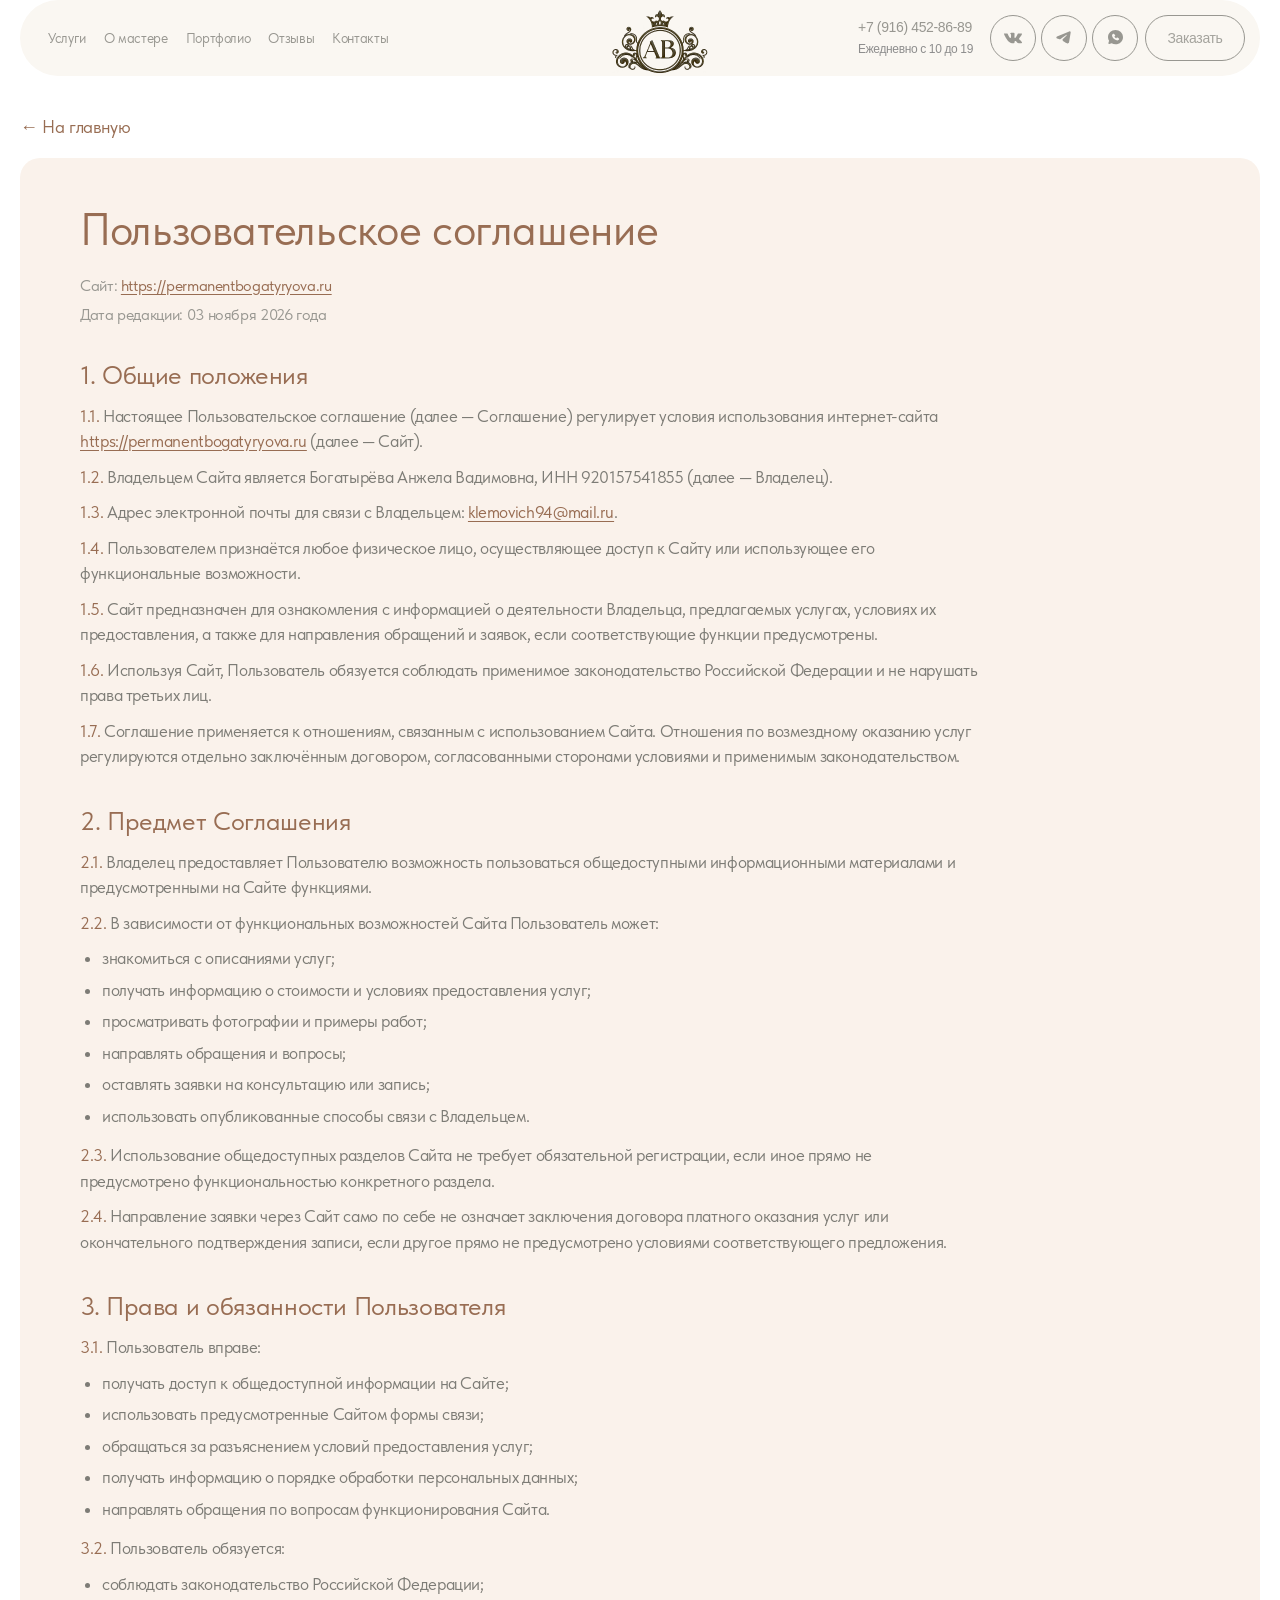
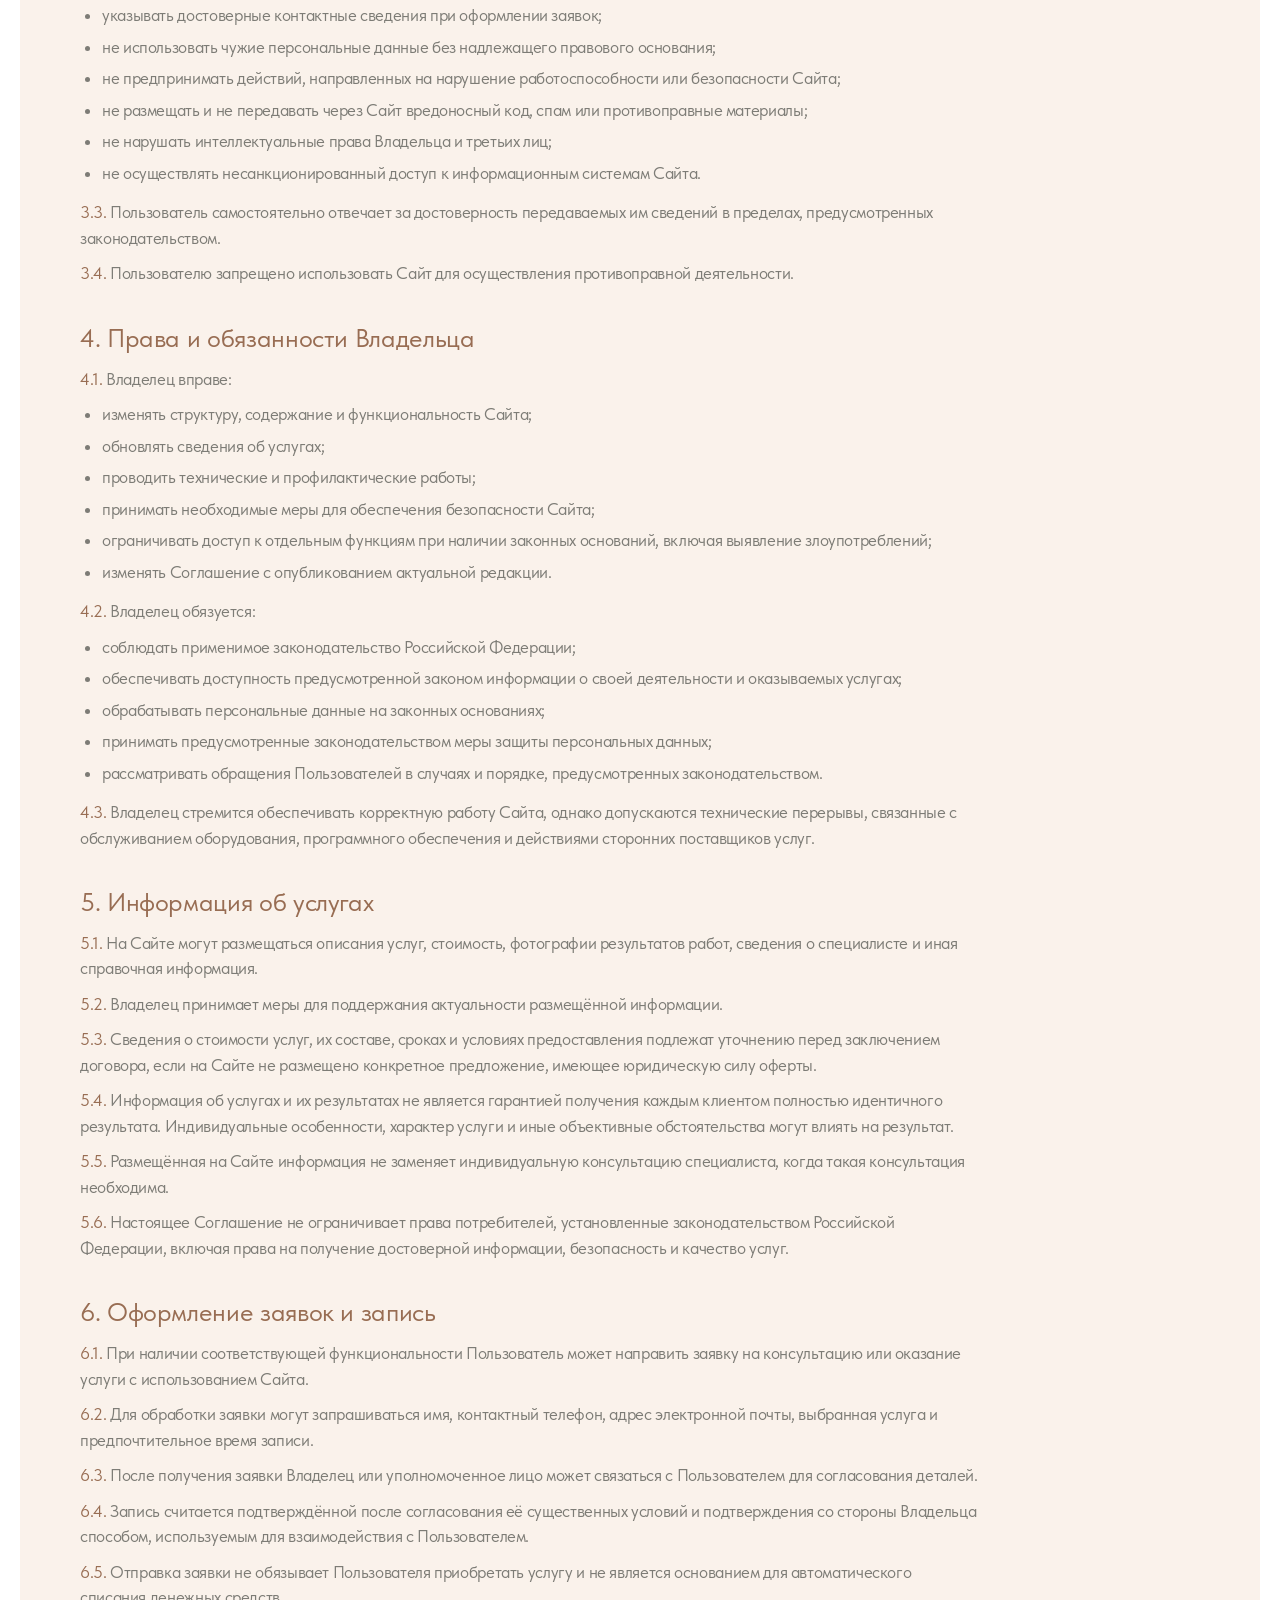
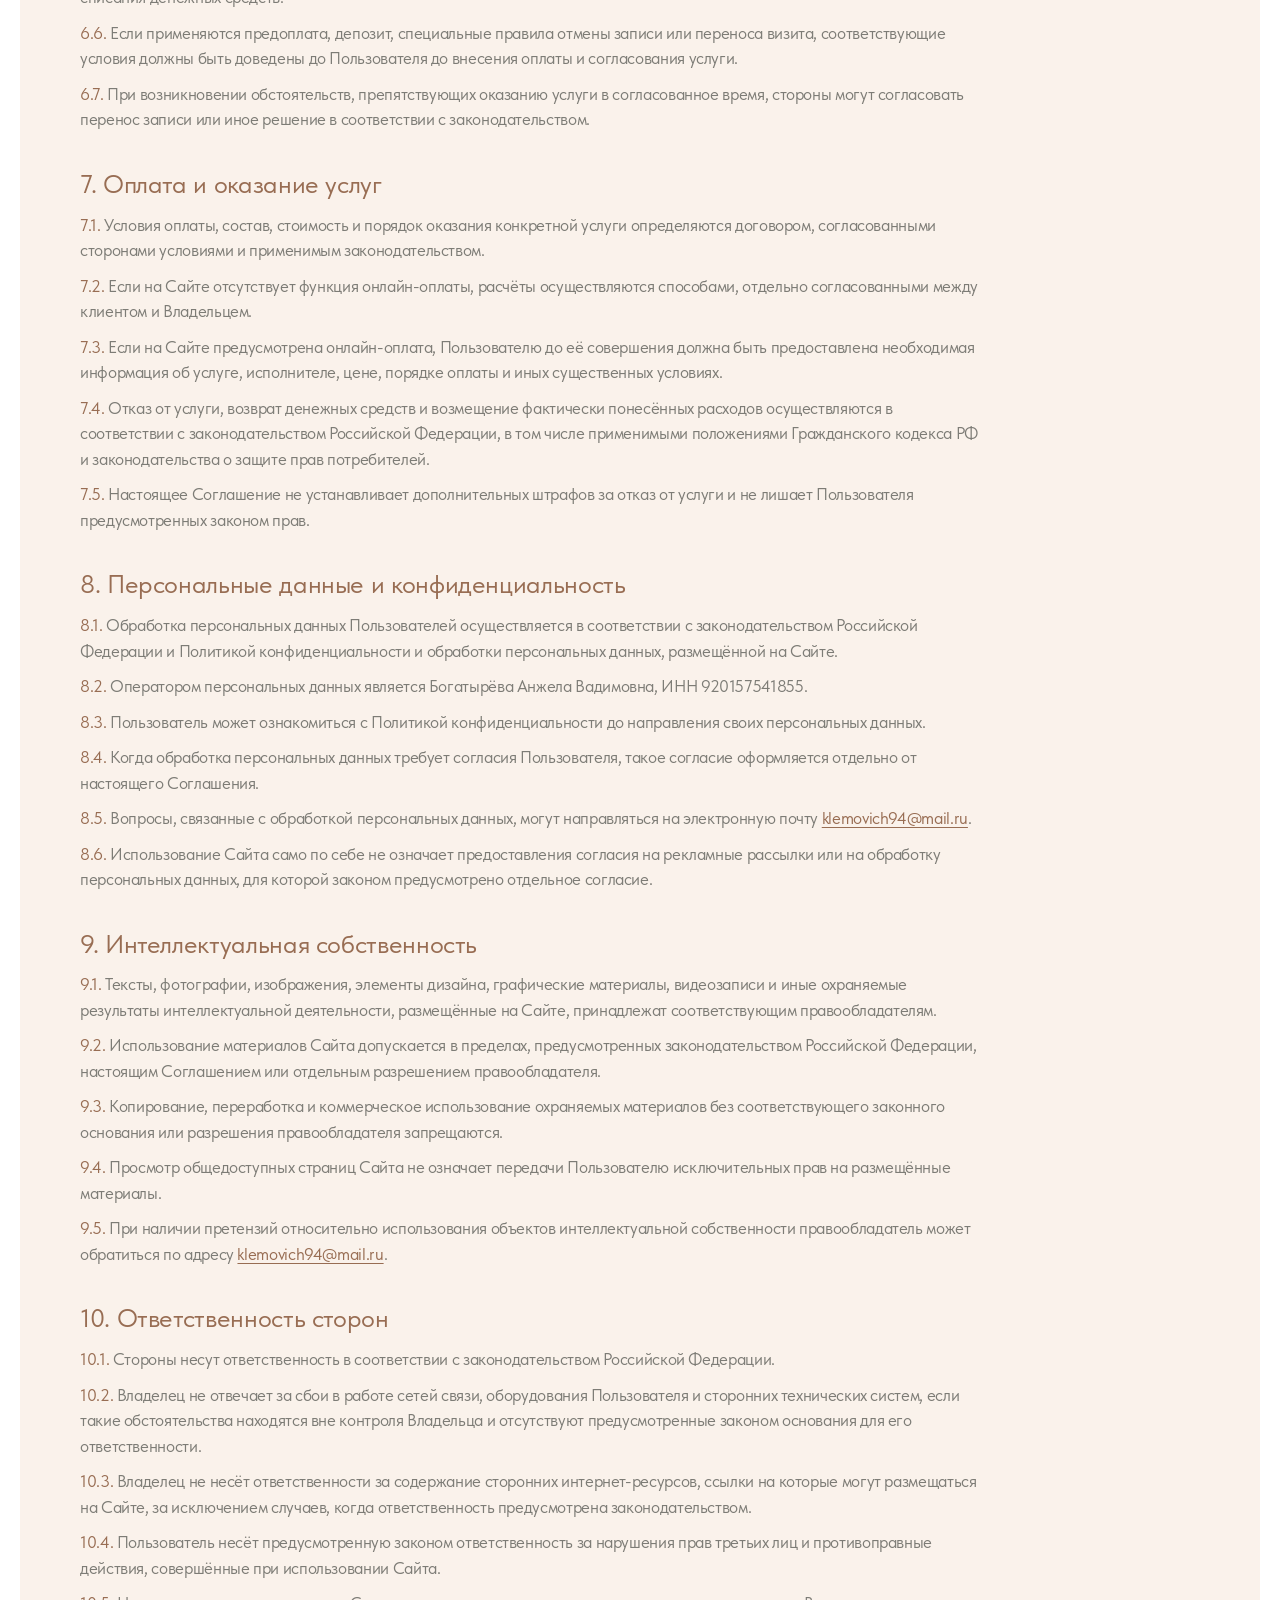
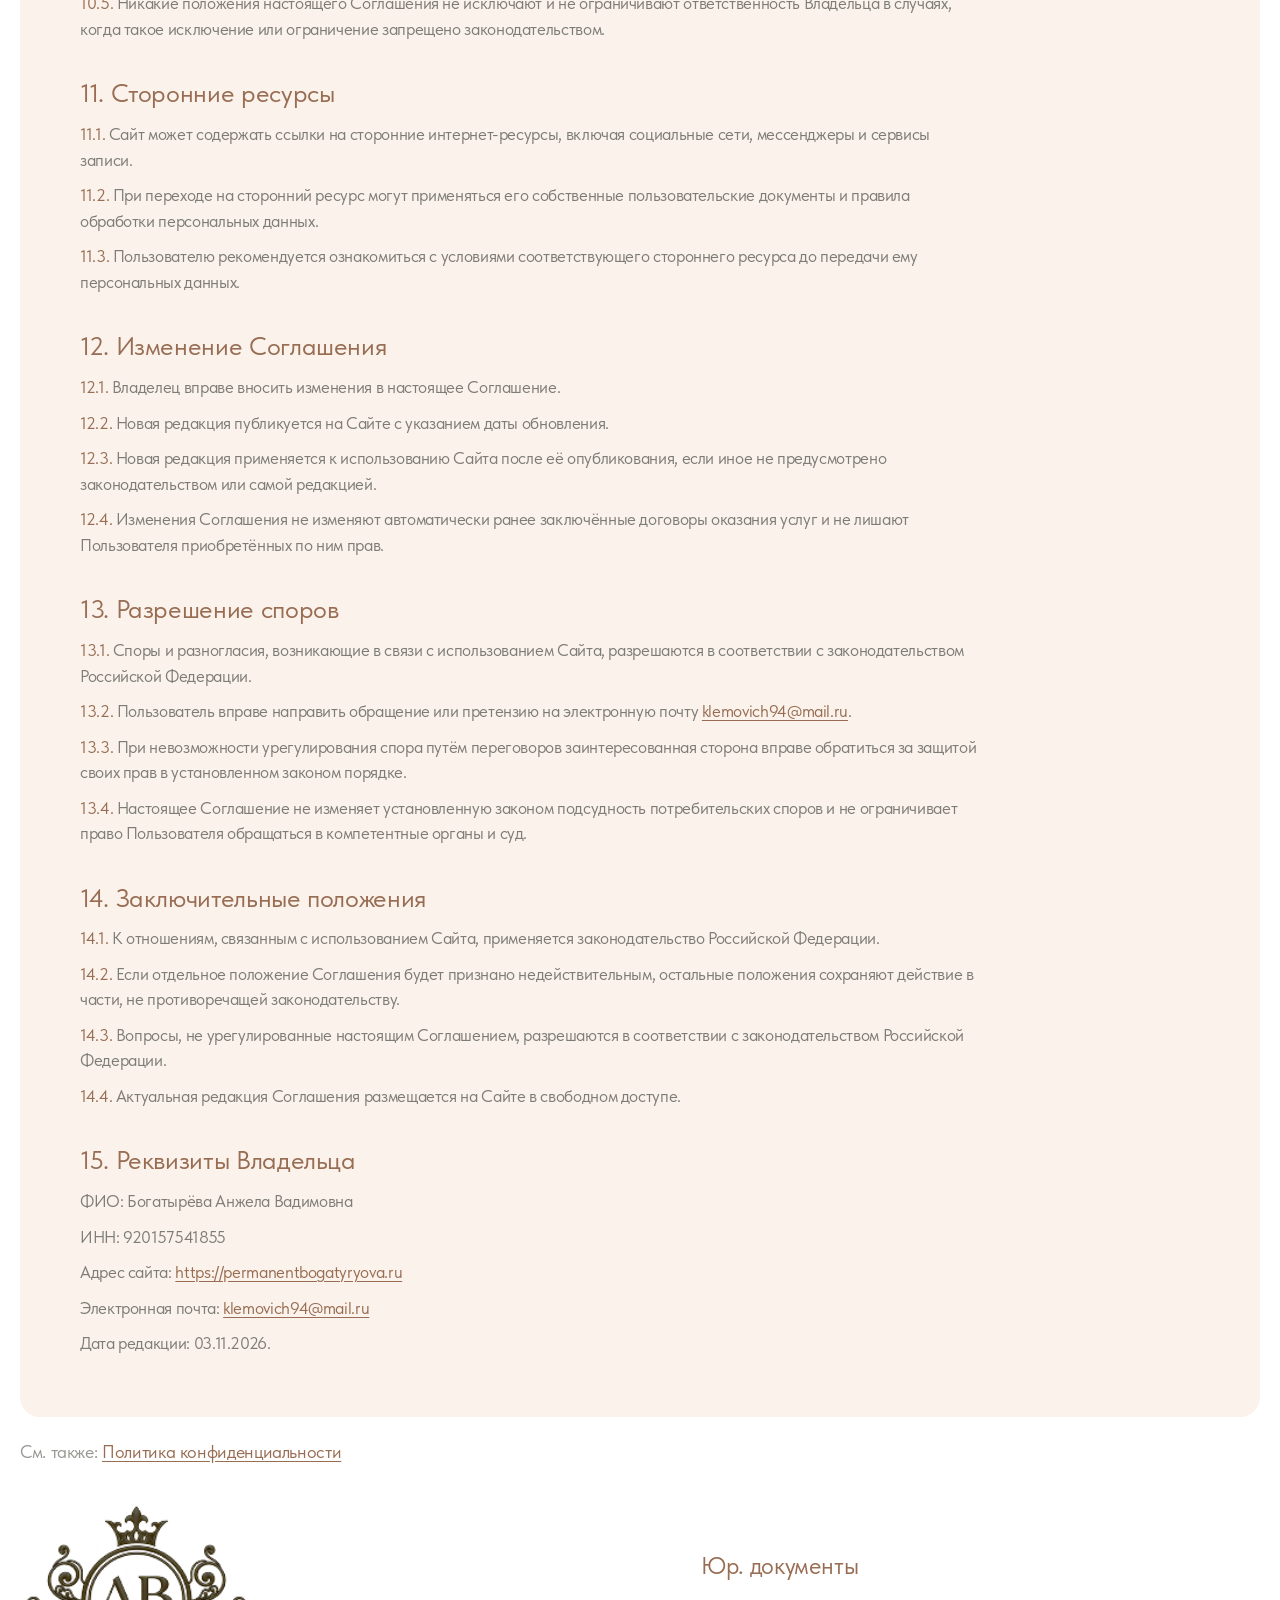
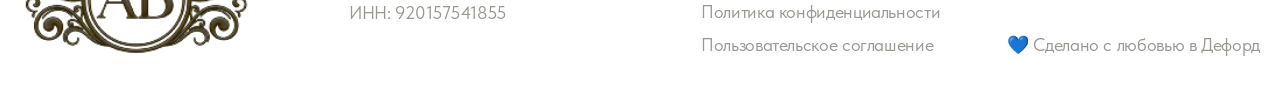
<file: terms.html>
<!doctype html>
<html lang="ru">
<head>
  <meta charset="utf-8">
  <meta name="viewport" content="width=device-width, initial-scale=1">
  <title>Пользовательское соглашение — Анжела Богатырёва</title>
  <meta name="description" content="Пользовательское соглашение сайта мастера перманентного макияжа Анжелы Богатырёвой, Краснодар.">
  <link rel="icon" href="assets/img/logo.png" type="image/png">
  <link rel="preload" href="assets/fonts/TildaSans-Regular.woff2" as="font" type="font/woff2" crossorigin>
  <link rel="preconnect" href="https://fonts.googleapis.com">
  <link rel="preconnect" href="https://fonts.gstatic.com" crossorigin>
  <link href="https://fonts.googleapis.com/css2?family=Unbounded:wght@500&display=swap" rel="stylesheet">
  <link rel="stylesheet" href="assets/css/style.css?v=202611110832">
</head>
<body class="page-legal">

<!-- ================= PRELOADER ================= -->
<div class="preloader" id="preloader" aria-hidden="true">
  <div class="preloader__inner">
    <div class="preloader__mark">
      <svg class="preloader__ring" viewBox="0 0 200 200" width="200" height="200">
        <defs>
          <linearGradient id="plGrad" x1="0" y1="0" x2="1" y2="1">
            <stop offset="0%" stop-color="#deb497"/>
            <stop offset="100%" stop-color="#986d53"/>
          </linearGradient>
        </defs>
        <circle class="preloader__track" cx="100" cy="100" r="92"/>
        <circle class="preloader__arc" cx="100" cy="100" r="92"/>
      </svg>
      <img class="preloader__logo" src="assets/img/logo.png" alt="" width="200" height="144">
    </div>
    <p class="preloader__name">Анжела Богатырёва</p>
    <p class="preloader__sub">перманентный макияж</p>
    <span class="preloader__bar"><i></i></span>
  </div>
</div>
<script>
  (function () {
    var el = document.getElementById('preloader');
    if (!el) return;
    document.documentElement.classList.add('is-loading');
    var start = Date.now(), MIN = 900, MAX = 5000, done = false;
    function hide() {
      if (done) return; done = true;
      var wait = Math.max(0, MIN - (Date.now() - start));
      setTimeout(function () {
        el.classList.add('is-hidden');
        document.documentElement.classList.remove('is-loading');
        setTimeout(function () { el.remove(); }, 700);
      }, wait);
    }
    if (document.readyState === 'complete') hide();
    else window.addEventListener('load', hide);
    setTimeout(hide, MAX);
  })();
</script>

<header class="header container">
  <div class="header__bar">
    <nav class="header__nav" aria-label="Основная навигация">
      <a href="index.html#services">Услуги</a>
      <a href="index.html#about">О мастере</a>
      <a href="index.html#portfolio">Портфолио</a>
      <a href="index.html#reviews">Отзывы</a>
      <a href="index.html#contacts">Контакты</a>
    </nav>

    <a href="index.html#top" class="header__logo" aria-label="Анжела Богатырёва — на главную">
      <img src="assets/img/logo.png" alt="Логотип Angela Bogatyryova" width="200" height="144">
    </a>

    <div class="header__right">
      <div class="header__contact">
        <a href="tel:+79164528689" class="header__phone">+7 (916) 452-86-89</a>
        <span class="header__hours">Ежедневно с 10 до 19</span>
      </div>
      <a href="https://vk.ru/angela_bogatyryova" class="icon-btn" aria-label="ВКонтакте" target="_blank" rel="noopener">
        <img class="tg-icon" src="assets/icons/vk.svg" alt="" width="46" height="46">
      </a>
      <a href="https://t.me/AngelaBogatyryova" class="icon-btn" aria-label="Telegram" target="_blank" rel="noopener">
        <img class="tg-icon" src="assets/icons/telegram.svg" alt="" width="46" height="46">
      </a>
      <a href="https://wa.me/79164528689" class="icon-btn" aria-label="WhatsApp" target="_blank" rel="noopener">
        <img src="assets/icons/hdr-g1.svg" alt="" width="15" height="16">
      </a>
      <a href="index.html#contacts" class="header__order">Заказать</a>
    </div>

    <button type="button" class="header__burger" aria-label="Открыть меню" aria-expanded="false" aria-controls="mobile-menu">
      <span></span><span></span><span></span>
    </button>
  </div>

  <div class="mobile-menu" id="mobile-menu" hidden>
    <nav>
      <a href="index.html#services">Услуги</a>
      <a href="index.html#about">О мастере</a>
      <a href="index.html#portfolio">Портфолио</a>
      <a href="index.html#reviews">Отзывы</a>
      <a href="index.html#contacts">Контакты</a>
    </nav>
    <a href="tel:+79164528689" class="mobile-menu__phone">+7 (916) 452-86-89</a>
    <span class="header__hours">Ежедневно с 10 до 19</span>
    <a href="index.html#contacts" class="btn btn--sm">
      <span>Записаться на консультацию</span><i class="btn__circle"><img src="assets/icons/btn-arrow.svg" alt="" width="17" height="14"></i>
    </a>
  </div>
</header>

<main class="section container legal" id="top">
  <a class="legal__back" href="index.html">← На главную</a>
  <article class="legal__card">
    <h1 class="legal__title">Пользовательское соглашение</h1>
        <p class="legal__meta">Сайт: <a href="https://permanentbogatyryova.ru">https://permanentbogatyryova.ru</a></p>
        <p class="legal__meta">Дата редакции: 03 ноября 2026 года</p>
    <div class="legal__body">
        <h2>1. Общие положения</h2>
        <p><span class="legal__num">1.1.</span> Настоящее Пользовательское соглашение (далее — Соглашение) регулирует условия использования интернет-сайта <a href="https://permanentbogatyryova.ru">https://permanentbogatyryova.ru</a> (далее — Сайт).</p>
        <p><span class="legal__num">1.2.</span> Владельцем Сайта является Богатырёва Анжела Вадимовна, ИНН 920157541855 (далее — Владелец).</p>
        <p><span class="legal__num">1.3.</span> Адрес электронной почты для связи с Владельцем: <a href="mailto:klemovich94@mail.ru">klemovich94@mail.ru</a>.</p>
        <p><span class="legal__num">1.4.</span> Пользователем признаётся любое физическое лицо, осуществляющее доступ к Сайту или использующее его функциональные возможности.</p>
        <p><span class="legal__num">1.5.</span> Сайт предназначен для ознакомления с информацией о деятельности Владельца, предлагаемых услугах, условиях их предоставления, а также для направления обращений и заявок, если соответствующие функции предусмотрены.</p>
        <p><span class="legal__num">1.6.</span> Используя Сайт, Пользователь обязуется соблюдать применимое законодательство Российской Федерации и не нарушать права третьих лиц.</p>
        <p><span class="legal__num">1.7.</span> Соглашение применяется к отношениям, связанным с использованием Сайта. Отношения по возмездному оказанию услуг регулируются отдельно заключённым договором, согласованными сторонами условиями и применимым законодательством.</p>
        <h2>2. Предмет Соглашения</h2>
        <p><span class="legal__num">2.1.</span> Владелец предоставляет Пользователю возможность пользоваться общедоступными информационными материалами и предусмотренными на Сайте функциями.</p>
        <p><span class="legal__num">2.2.</span> В зависимости от функциональных возможностей Сайта Пользователь может:</p>
        <ul>
          <li>знакомиться с описаниями услуг;</li>
          <li>получать информацию о стоимости и условиях предоставления услуг;</li>
          <li>просматривать фотографии и примеры работ;</li>
          <li>направлять обращения и вопросы;</li>
          <li>оставлять заявки на консультацию или запись;</li>
          <li>использовать опубликованные способы связи с Владельцем.</li>
        </ul>
        <p><span class="legal__num">2.3.</span> Использование общедоступных разделов Сайта не требует обязательной регистрации, если иное прямо не предусмотрено функциональностью конкретного раздела.</p>
        <p><span class="legal__num">2.4.</span> Направление заявки через Сайт само по себе не означает заключения договора платного оказания услуг или окончательного подтверждения записи, если другое прямо не предусмотрено условиями соответствующего предложения.</p>
        <h2>3. Права и обязанности Пользователя</h2>
        <p><span class="legal__num">3.1.</span> Пользователь вправе:</p>
        <ul>
          <li>получать доступ к общедоступной информации на Сайте;</li>
          <li>использовать предусмотренные Сайтом формы связи;</li>
          <li>обращаться за разъяснением условий предоставления услуг;</li>
          <li>получать информацию о порядке обработки персональных данных;</li>
          <li>направлять обращения по вопросам функционирования Сайта.</li>
        </ul>
        <p><span class="legal__num">3.2.</span> Пользователь обязуется:</p>
        <ul>
          <li>соблюдать законодательство Российской Федерации;</li>
          <li>указывать достоверные контактные сведения при оформлении заявок;</li>
          <li>не использовать чужие персональные данные без надлежащего правового основания;</li>
          <li>не предпринимать действий, направленных на нарушение работоспособности или безопасности Сайта;</li>
          <li>не размещать и не передавать через Сайт вредоносный код, спам или противоправные материалы;</li>
          <li>не нарушать интеллектуальные права Владельца и третьих лиц;</li>
          <li>не осуществлять несанкционированный доступ к информационным системам Сайта.</li>
        </ul>
        <p><span class="legal__num">3.3.</span> Пользователь самостоятельно отвечает за достоверность передаваемых им сведений в пределах, предусмотренных законодательством.</p>
        <p><span class="legal__num">3.4.</span> Пользователю запрещено использовать Сайт для осуществления противоправной деятельности.</p>
        <h2>4. Права и обязанности Владельца</h2>
        <p><span class="legal__num">4.1.</span> Владелец вправе:</p>
        <ul>
          <li>изменять структуру, содержание и функциональность Сайта;</li>
          <li>обновлять сведения об услугах;</li>
          <li>проводить технические и профилактические работы;</li>
          <li>принимать необходимые меры для обеспечения безопасности Сайта;</li>
          <li>ограничивать доступ к отдельным функциям при наличии законных оснований, включая выявление злоупотреблений;</li>
          <li>изменять Соглашение с опубликованием актуальной редакции.</li>
        </ul>
        <p><span class="legal__num">4.2.</span> Владелец обязуется:</p>
        <ul>
          <li>соблюдать применимое законодательство Российской Федерации;</li>
          <li>обеспечивать доступность предусмотренной законом информации о своей деятельности и оказываемых услугах;</li>
          <li>обрабатывать персональные данные на законных основаниях;</li>
          <li>принимать предусмотренные законодательством меры защиты персональных данных;</li>
          <li>рассматривать обращения Пользователей в случаях и порядке, предусмотренных законодательством.</li>
        </ul>
        <p><span class="legal__num">4.3.</span> Владелец стремится обеспечивать корректную работу Сайта, однако допускаются технические перерывы, связанные с обслуживанием оборудования, программного обеспечения и действиями сторонних поставщиков услуг.</p>
        <h2>5. Информация об услугах</h2>
        <p><span class="legal__num">5.1.</span> На Сайте могут размещаться описания услуг, стоимость, фотографии результатов работ, сведения о специалисте и иная справочная информация.</p>
        <p><span class="legal__num">5.2.</span> Владелец принимает меры для поддержания актуальности размещённой информации.</p>
        <p><span class="legal__num">5.3.</span> Сведения о стоимости услуг, их составе, сроках и условиях предоставления подлежат уточнению перед заключением договора, если на Сайте не размещено конкретное предложение, имеющее юридическую силу оферты.</p>
        <p><span class="legal__num">5.4.</span> Информация об услугах и их результатах не является гарантией получения каждым клиентом полностью идентичного результата. Индивидуальные особенности, характер услуги и иные объективные обстоятельства могут влиять на результат.</p>
        <p><span class="legal__num">5.5.</span> Размещённая на Сайте информация не заменяет индивидуальную консультацию специалиста, когда такая консультация необходима.</p>
        <p><span class="legal__num">5.6.</span> Настоящее Соглашение не ограничивает права потребителей, установленные законодательством Российской Федерации, включая права на получение достоверной информации, безопасность и качество услуг.</p>
        <h2>6. Оформление заявок и запись</h2>
        <p><span class="legal__num">6.1.</span> При наличии соответствующей функциональности Пользователь может направить заявку на консультацию или оказание услуги с использованием Сайта.</p>
        <p><span class="legal__num">6.2.</span> Для обработки заявки могут запрашиваться имя, контактный телефон, адрес электронной почты, выбранная услуга и предпочтительное время записи.</p>
        <p><span class="legal__num">6.3.</span> После получения заявки Владелец или уполномоченное лицо может связаться с Пользователем для согласования деталей.</p>
        <p><span class="legal__num">6.4.</span> Запись считается подтверждённой после согласования её существенных условий и подтверждения со стороны Владельца способом, используемым для взаимодействия с Пользователем.</p>
        <p><span class="legal__num">6.5.</span> Отправка заявки не обязывает Пользователя приобретать услугу и не является основанием для автоматического списания денежных средств.</p>
        <p><span class="legal__num">6.6.</span> Если применяются предоплата, депозит, специальные правила отмены записи или переноса визита, соответствующие условия должны быть доведены до Пользователя до внесения оплаты и согласования услуги.</p>
        <p><span class="legal__num">6.7.</span> При возникновении обстоятельств, препятствующих оказанию услуги в согласованное время, стороны могут согласовать перенос записи или иное решение в соответствии с законодательством.</p>
        <h2>7. Оплата и оказание услуг</h2>
        <p><span class="legal__num">7.1.</span> Условия оплаты, состав, стоимость и порядок оказания конкретной услуги определяются договором, согласованными сторонами условиями и применимым законодательством.</p>
        <p><span class="legal__num">7.2.</span> Если на Сайте отсутствует функция онлайн-оплаты, расчёты осуществляются способами, отдельно согласованными между клиентом и Владельцем.</p>
        <p><span class="legal__num">7.3.</span> Если на Сайте предусмотрена онлайн-оплата, Пользователю до её совершения должна быть предоставлена необходимая информация об услуге, исполнителе, цене, порядке оплаты и иных существенных условиях.</p>
        <p><span class="legal__num">7.4.</span> Отказ от услуги, возврат денежных средств и возмещение фактически понесённых расходов осуществляются в соответствии с законодательством Российской Федерации, в том числе применимыми положениями Гражданского кодекса РФ и законодательства о защите прав потребителей.</p>
        <p><span class="legal__num">7.5.</span> Настоящее Соглашение не устанавливает дополнительных штрафов за отказ от услуги и не лишает Пользователя предусмотренных законом прав.</p>
        <h2>8. Персональные данные и конфиденциальность</h2>
        <p><span class="legal__num">8.1.</span> Обработка персональных данных Пользователей осуществляется в соответствии с законодательством Российской Федерации и Политикой конфиденциальности и обработки персональных данных, размещённой на Сайте.</p>
        <p><span class="legal__num">8.2.</span> Оператором персональных данных является Богатырёва Анжела Вадимовна, ИНН 920157541855.</p>
        <p><span class="legal__num">8.3.</span> Пользователь может ознакомиться с Политикой конфиденциальности до направления своих персональных данных.</p>
        <p><span class="legal__num">8.4.</span> Когда обработка персональных данных требует согласия Пользователя, такое согласие оформляется отдельно от настоящего Соглашения.</p>
        <p><span class="legal__num">8.5.</span> Вопросы, связанные с обработкой персональных данных, могут направляться на электронную почту <a href="mailto:klemovich94@mail.ru">klemovich94@mail.ru</a>.</p>
        <p><span class="legal__num">8.6.</span> Использование Сайта само по себе не означает предоставления согласия на рекламные рассылки или на обработку персональных данных, для которой законом предусмотрено отдельное согласие.</p>
        <h2>9. Интеллектуальная собственность</h2>
        <p><span class="legal__num">9.1.</span> Тексты, фотографии, изображения, элементы дизайна, графические материалы, видеозаписи и иные охраняемые результаты интеллектуальной деятельности, размещённые на Сайте, принадлежат соответствующим правообладателям.</p>
        <p><span class="legal__num">9.2.</span> Использование материалов Сайта допускается в пределах, предусмотренных законодательством Российской Федерации, настоящим Соглашением или отдельным разрешением правообладателя.</p>
        <p><span class="legal__num">9.3.</span> Копирование, переработка и коммерческое использование охраняемых материалов без соответствующего законного основания или разрешения правообладателя запрещаются.</p>
        <p><span class="legal__num">9.4.</span> Просмотр общедоступных страниц Сайта не означает передачи Пользователю исключительных прав на размещённые материалы.</p>
        <p><span class="legal__num">9.5.</span> При наличии претензий относительно использования объектов интеллектуальной собственности правообладатель может обратиться по адресу <a href="mailto:klemovich94@mail.ru">klemovich94@mail.ru</a>.</p>
        <h2>10. Ответственность сторон</h2>
        <p><span class="legal__num">10.1.</span> Стороны несут ответственность в соответствии с законодательством Российской Федерации.</p>
        <p><span class="legal__num">10.2.</span> Владелец не отвечает за сбои в работе сетей связи, оборудования Пользователя и сторонних технических систем, если такие обстоятельства находятся вне контроля Владельца и отсутствуют предусмотренные законом основания для его ответственности.</p>
        <p><span class="legal__num">10.3.</span> Владелец не несёт ответственности за содержание сторонних интернет-ресурсов, ссылки на которые могут размещаться на Сайте, за исключением случаев, когда ответственность предусмотрена законодательством.</p>
        <p><span class="legal__num">10.4.</span> Пользователь несёт предусмотренную законом ответственность за нарушения прав третьих лиц и противоправные действия, совершённые при использовании Сайта.</p>
        <p><span class="legal__num">10.5.</span> Никакие положения настоящего Соглашения не исключают и не ограничивают ответственность Владельца в случаях, когда такое исключение или ограничение запрещено законодательством.</p>
        <h2>11. Сторонние ресурсы</h2>
        <p><span class="legal__num">11.1.</span> Сайт может содержать ссылки на сторонние интернет-ресурсы, включая социальные сети, мессенджеры и сервисы записи.</p>
        <p><span class="legal__num">11.2.</span> При переходе на сторонний ресурс могут применяться его собственные пользовательские документы и правила обработки персональных данных.</p>
        <p><span class="legal__num">11.3.</span> Пользователю рекомендуется ознакомиться с условиями соответствующего стороннего ресурса до передачи ему персональных данных.</p>
        <h2>12. Изменение Соглашения</h2>
        <p><span class="legal__num">12.1.</span> Владелец вправе вносить изменения в настоящее Соглашение.</p>
        <p><span class="legal__num">12.2.</span> Новая редакция публикуется на Сайте с указанием даты обновления.</p>
        <p><span class="legal__num">12.3.</span> Новая редакция применяется к использованию Сайта после её опубликования, если иное не предусмотрено законодательством или самой редакцией.</p>
        <p><span class="legal__num">12.4.</span> Изменения Соглашения не изменяют автоматически ранее заключённые договоры оказания услуг и не лишают Пользователя приобретённых по ним прав.</p>
        <h2>13. Разрешение споров</h2>
        <p><span class="legal__num">13.1.</span> Споры и разногласия, возникающие в связи с использованием Сайта, разрешаются в соответствии с законодательством Российской Федерации.</p>
        <p><span class="legal__num">13.2.</span> Пользователь вправе направить обращение или претензию на электронную почту <a href="mailto:klemovich94@mail.ru">klemovich94@mail.ru</a>.</p>
        <p><span class="legal__num">13.3.</span> При невозможности урегулирования спора путём переговоров заинтересованная сторона вправе обратиться за защитой своих прав в установленном законом порядке.</p>
        <p><span class="legal__num">13.4.</span> Настоящее Соглашение не изменяет установленную законом подсудность потребительских споров и не ограничивает право Пользователя обращаться в компетентные органы и суд.</p>
        <h2>14. Заключительные положения</h2>
        <p><span class="legal__num">14.1.</span> К отношениям, связанным с использованием Сайта, применяется законодательство Российской Федерации.</p>
        <p><span class="legal__num">14.2.</span> Если отдельное положение Соглашения будет признано недействительным, остальные положения сохраняют действие в части, не противоречащей законодательству.</p>
        <p><span class="legal__num">14.3.</span> Вопросы, не урегулированные настоящим Соглашением, разрешаются в соответствии с законодательством Российской Федерации.</p>
        <p><span class="legal__num">14.4.</span> Актуальная редакция Соглашения размещается на Сайте в свободном доступе.</p>
        <h2>15. Реквизиты Владельца</h2>
        <p>ФИО: Богатырёва Анжела Вадимовна</p>
        <p>ИНН: 920157541855</p>
        <p>Адрес сайта: <a href="https://permanentbogatyryova.ru">https://permanentbogatyryova.ru</a></p>
        <p>Электронная почта: <a href="mailto:klemovich94@mail.ru">klemovich94@mail.ru</a></p>
        <p>Дата редакции: 03.11.2026.</p>
    </div>
  </article>
  <p class="legal__other">См. также: <a href="privacy.html">Политика конфиденциальности</a></p>
</main>

<footer class="footer container">
  <img class="footer__logo" src="assets/img/logo.png" alt="Логотип Angela Bogatyryova" loading="lazy" width="200" height="144">
  <p class="footer__inn">ИНН: 920157541855</p>
  <div class="footer__docs">
    <p class="contacts__label">Юр. документы</p>
    <a href="privacy.html">Политика конфиденциальности</a>
    <a href="terms.html">Пользовательское соглашение</a>
  </div>
  <p class="footer__made">💙 Сделано с любовью в Дефорд</p>
</footer>

<script>
  (function () {
    var burger = document.querySelector('.header__burger');
    var menu = document.getElementById('mobile-menu');
    if (!burger || !menu) return;
    function toggle(open) {
      burger.setAttribute('aria-expanded', String(open));
      burger.setAttribute('aria-label', open ? 'Закрыть меню' : 'Открыть меню');
      menu.hidden = !open;
    }
    burger.addEventListener('click', function () { toggle(menu.hidden); });
    menu.addEventListener('click', function (e) { if (e.target.closest('a')) toggle(false); });
  })();
</script>
</body>
</html>
</file>
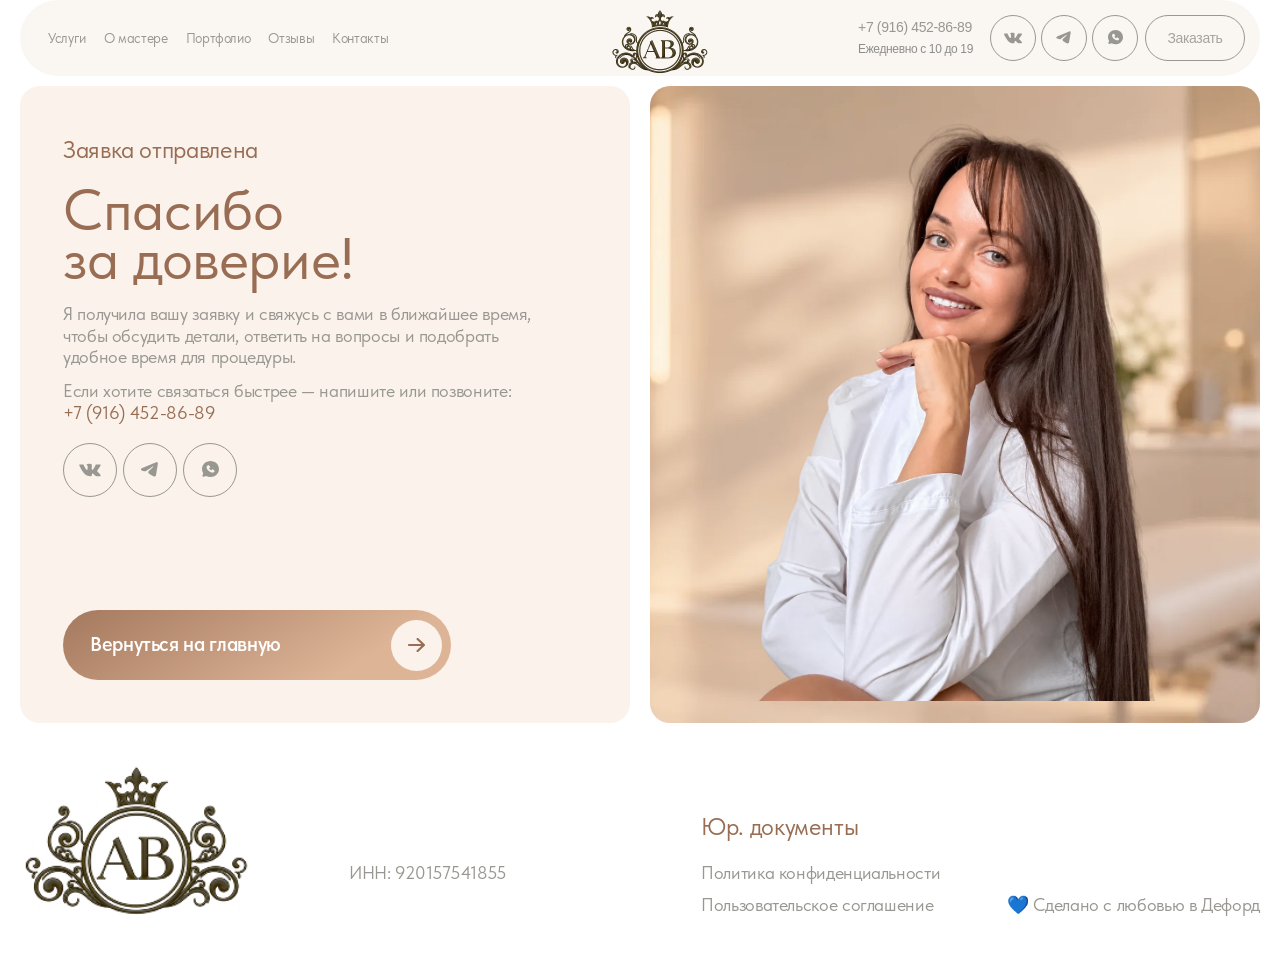
<file: thanks.html>
<!doctype html>
<html lang="ru">
<head>
  <meta charset="utf-8">
  <meta name="viewport" content="width=device-width, initial-scale=1">
  <meta name="robots" content="noindex">
  <title>Спасибо за заявку — Анжела Богатырёва</title>
  <link rel="icon" href="assets/img/logo.png" type="image/png">
  <link rel="preload" href="assets/fonts/TildaSans-Regular.woff2" as="font" type="font/woff2" crossorigin>
  <link rel="preconnect" href="https://fonts.googleapis.com">
  <link rel="preconnect" href="https://fonts.gstatic.com" crossorigin>
  <link href="https://fonts.googleapis.com/css2?family=Unbounded:wght@500&display=swap" rel="stylesheet">
  <link rel="stylesheet" href="assets/css/style.css?v=202611110832">
</head>
<body class="page-thanks">

<!-- ================= PRELOADER ================= -->
<div class="preloader" id="preloader" aria-hidden="true">
  <div class="preloader__inner">
    <div class="preloader__mark">
      <svg class="preloader__ring" viewBox="0 0 200 200" width="200" height="200">
        <defs>
          <linearGradient id="plGrad" x1="0" y1="0" x2="1" y2="1">
            <stop offset="0%" stop-color="#deb497"/>
            <stop offset="100%" stop-color="#986d53"/>
          </linearGradient>
        </defs>
        <circle class="preloader__track" cx="100" cy="100" r="92"/>
        <circle class="preloader__arc" cx="100" cy="100" r="92"/>
      </svg>
      <img class="preloader__logo" src="assets/img/logo.png" alt="" width="200" height="144">
    </div>
    <p class="preloader__name">Анжела Богатырёва</p>
    <p class="preloader__sub">перманентный макияж</p>
    <span class="preloader__bar"><i></i></span>
  </div>
</div>
<script>
  (function () {
    var el = document.getElementById('preloader');
    if (!el) return;
    document.documentElement.classList.add('is-loading');
    var start = Date.now(), MIN = 900, MAX = 5000, done = false;
    function hide() {
      if (done) return; done = true;
      var wait = Math.max(0, MIN - (Date.now() - start));
      setTimeout(function () {
        el.classList.add('is-hidden');
        document.documentElement.classList.remove('is-loading');
        setTimeout(function () { el.remove(); }, 700);
      }, wait);
    }
    if (document.readyState === 'complete') hide();
    else window.addEventListener('load', hide);
    setTimeout(hide, MAX);
  })();
</script>

<header class="header container">
  <div class="header__bar">
    <nav class="header__nav" aria-label="Основная навигация">
      <a href="index.html#services">Услуги</a>
      <a href="index.html#about">О мастере</a>
      <a href="index.html#portfolio">Портфолио</a>
      <a href="index.html#reviews">Отзывы</a>
      <a href="index.html#contacts">Контакты</a>
    </nav>

    <a href="index.html#top" class="header__logo" aria-label="Анжела Богатырёва — на главную">
      <img src="assets/img/logo.png" alt="Логотип Angela Bogatyryova" width="200" height="144">
    </a>

    <div class="header__right">
      <div class="header__contact">
        <a href="tel:+79164528689" class="header__phone">+7 (916) 452-86-89</a>
        <span class="header__hours">Ежедневно с 10 до 19</span>
      </div>
      <a href="https://vk.ru/angela_bogatyryova" class="icon-btn" aria-label="ВКонтакте" target="_blank" rel="noopener">
        <img class="tg-icon" src="assets/icons/vk.svg" alt="" width="46" height="46">
      </a>
      <a href="https://t.me/AngelaBogatyryova" class="icon-btn" aria-label="Telegram" target="_blank" rel="noopener">
        <img class="tg-icon" src="assets/icons/telegram.svg" alt="" width="46" height="46">
      </a>
      <a href="https://wa.me/79164528689" class="icon-btn" aria-label="WhatsApp" target="_blank" rel="noopener">
        <img src="assets/icons/hdr-g1.svg" alt="" width="15" height="16">
      </a>
      <a href="index.html#contacts" class="header__order">Заказать</a>
    </div>

    <button type="button" class="header__burger" aria-label="Открыть меню" aria-expanded="false" aria-controls="mobile-menu">
      <span></span><span></span><span></span>
    </button>
  </div>

  <div class="mobile-menu" id="mobile-menu" hidden>
    <nav>
      <a href="index.html#services">Услуги</a>
      <a href="index.html#about">О мастере</a>
      <a href="index.html#portfolio">Портфолио</a>
      <a href="index.html#reviews">Отзывы</a>
      <a href="index.html#contacts">Контакты</a>
    </nav>
    <a href="tel:+79164528689" class="mobile-menu__phone">+7 (916) 452-86-89</a>
    <span class="header__hours">Ежедневно с 10 до 19</span>
    <a href="index.html#contacts" class="btn btn--sm">
      <span>Записаться на консультацию</span><i class="btn__circle"><img src="assets/icons/btn-arrow.svg" alt="" width="17" height="14"></i>
    </a>
  </div>
</header>

<main class="container thanks" id="top">
  <section class="thanks__card">
    <div class="thanks__content">
      <p class="section__label">Заявка отправлена</p>
      <h1 class="thanks__title">Спасибо <br>за доверие!</h1>
      <p class="thanks__text">Я получила вашу заявку и свяжусь с вами в ближайшее время, чтобы обсудить детали, ответить на вопросы и подобрать удобное время для процедуры.</p>
      <p class="thanks__text">Если хотите связаться быстрее — напишите или позвоните: <a href="tel:+79164528689">+7 (916) 452-86-89</a></p>
      <div class="thanks__socials">
        <a href="https://vk.ru/angela_bogatyryova" class="icon-btn icon-btn--lg" aria-label="ВКонтакте" target="_blank" rel="noopener"><img class="tg-icon" src="assets/icons/vk.svg" alt="" width="46" height="46"></a>
        <a href="https://t.me/AngelaBogatyryova" class="icon-btn icon-btn--lg" aria-label="Telegram" target="_blank" rel="noopener"><img class="tg-icon" src="assets/icons/telegram.svg" alt="" width="46" height="46"></a>
        <a href="https://wa.me/79164528689" class="icon-btn icon-btn--lg" aria-label="WhatsApp" target="_blank" rel="noopener"><img src="assets/icons/hdr-g1.svg" alt="" width="17" height="18"></a>
      </div>
      <a href="index.html" class="btn thanks__btn">
        <span>Вернуться на главную</span>
        <i class="btn__circle"><img src="assets/icons/btn-arrow.svg" alt="" width="17" height="14"></i>
      </a>
    </div>
    <div class="thanks__visual" aria-hidden="true">
      <img class="thanks__bg" src="assets/img/hero-bg.webp" alt="" width="1672" height="941">
      <img class="thanks__master" src="assets/img/hero-master.webp?v=4" alt="" width="1000" height="1333">
    </div>
  </section>
</main>

<footer class="footer container">
  <img class="footer__logo" src="assets/img/logo.png" alt="Логотип Angela Bogatyryova" loading="lazy" width="200" height="144">
  <p class="footer__inn">ИНН: 920157541855</p>
  <div class="footer__docs">
    <p class="contacts__label">Юр. документы</p>
    <a href="privacy.html">Политика конфиденциальности</a>
    <a href="terms.html">Пользовательское соглашение</a>
  </div>
  <p class="footer__made">💙 Сделано с любовью в Дефорд</p>
</footer>

<script>
  (function () {
    var burger = document.querySelector('.header__burger');
    var menu = document.getElementById('mobile-menu');
    if (!burger || !menu) return;
    function toggle(open) {
      burger.setAttribute('aria-expanded', String(open));
      burger.setAttribute('aria-label', open ? 'Закрыть меню' : 'Открыть меню');
      menu.hidden = !open;
    }
    burger.addEventListener('click', function () { toggle(menu.hidden); });
    menu.addEventListener('click', function (e) { if (e.target.closest('a')) toggle(false); });
  })();
</script>
</body>
</html>
</file>
<file: assets/css/style.css>
/* ==========================================================================
   Перманентный макияж — Анжела Богатырёва
   Вёрстка по макету Figma (десктоп 1440, мобильный 320)
   ========================================================================== */

@font-face { font-family: "Tilda Sans"; src: url("../fonts/TildaSans-Regular.woff2") format("woff2"); font-weight: 400; font-display: swap; }
@font-face { font-family: "Tilda Sans"; src: url("../fonts/TildaSans-Semibold.woff2") format("woff2"); font-weight: 600; font-display: swap; }
@font-face { font-family: "Tilda Sans"; src: url("../fonts/TildaSans-Bold.woff2") format("woff2"); font-weight: 700; font-display: swap; }

:root {
  --brown: #986d53;
  --brown-light: #deb497;
  --gray: #989791;
  --gray-2: #8d8d8d;
  --beige: #faf2eb;
  --beige-2: #faf7f2;
  --white: #fff;
  --grad-btn: linear-gradient(-31.4deg, #deb497 24.07%, #986d53 114.86%);
  --grad-title: linear-gradient(76.4deg, #deb497 36.98%, #b1917b 83.74%);
  --grad-name: linear-gradient(234.8deg, #deb497 10.48%, #986d53 60.81%);
  --radius: 20px;
  --container: 1320px;
  --gutter: 20px;
  --section-gap: 120px;
  --font: "Tilda Sans", "Helvetica Neue", Arial, sans-serif;
  --font-accent: "Unbounded", "Tilda Sans", Arial, sans-serif;
}

*, *::before, *::after { box-sizing: border-box; }
html { scroll-behavior: smooth; scroll-padding-top: 96px; }
body {
  margin: 0;
  background: var(--white);
  color: var(--gray);
  font-family: var(--font);
  font-size: 18px;
  line-height: 1.2;
  letter-spacing: -0.02em;
  -webkit-font-smoothing: antialiased;
  -webkit-text-size-adjust: 100%;
}
body.is-locked { overflow: hidden; }
img { display: block; max-width: 100%; }
a { color: inherit; text-decoration: none; }
button { font: inherit; letter-spacing: inherit; color: inherit; background: none; border: 0; padding: 0; cursor: pointer; }
h1, h2, h3, p, figure, ul { margin: 0; padding: 0; }
ul { list-style: none; }
[hidden] { display: none !important; }
:focus-visible { outline: 2px solid var(--brown); outline-offset: 3px; }

.container { width: min(var(--container), 100% - 2 * var(--gutter)); margin-inline: auto; }
.center { display: flex; justify-content: center; }

/* ---------- Buttons ---------- */
.btn {
  display: inline-flex; align-items: center; justify-content: space-between; gap: 20px;
  width: 388px; max-width: 100%; height: 70px;
  padding: 0 9.5px 0 27px;
  border-radius: 50px;
  background: var(--grad-btn);
  color: var(--white);
  font-weight: 600; font-size: 19.7px; line-height: 1;
  transition: filter .2s, transform .2s;
}
.btn:hover { filter: brightness(1.06); }
.btn:active { transform: scale(.98); }
.btn__circle {
  flex: none; display: grid; place-items: center;
  width: 51px; height: 51px; border-radius: 50%;
  background: var(--beige);
  transition: transform .25s;
}
.btn:hover .btn__circle { transform: translateX(3px); }
.btn--auto { width: auto; }
.btn--wide { width: 100%; height: 79px; font-size: 21px; padding-left: 30px; }
.btn--wide .btn__circle { width: 58px; height: 58px; }
.btn--sm { width: 100%; height: 50px; font-size: 14px; padding-left: 20px; padding-right: 6px; }
.btn--sm .btn__circle { width: 38px; height: 38px; }

.icon-btn {
  display: grid; place-items: center; flex: none;
  width: 46px; height: 46px; border-radius: 50%;
  border: 1px solid var(--gray);
  transition: background .2s;
}
.icon-btn:hover { background: var(--beige); }
.tg-icon { width: 100%; height: 100%; }
.icon-btn--lg { width: 54px; height: 54px; }

/* ---------- Header ---------- */
.header { position: sticky; top: 0; z-index: 50; padding-top: 0; }
.header__bar {
  position: relative;
  display: flex; align-items: center; justify-content: space-between;
  height: 76px; padding: 0 15px 0 40px;
  background: var(--beige-2);
  border-radius: 61px;
}
.header__nav { display: flex; gap: 27px; font-size: 14px; }
.header__nav a, .mobile-menu nav a { transition: color .2s; }
.header__nav a:hover, .mobile-menu nav a:hover { color: var(--brown); }
.header__logo {
  position: absolute; left: 50%; top: 2px;
  width: 100px; transform: translateX(calc(-50% + 20px));
}
.header__logo img { width: 100px; height: 72px; object-fit: contain; }
.header__right { display: flex; align-items: center; gap: 5px; font-family: Inter, Arial, sans-serif; }
.header__contact { display: flex; flex-direction: column; gap: 6px; margin-right: 29px; }
.header__phone { font-size: 14px; color: var(--gray); }
.header__hours { font-size: 12px; color: var(--gray-2); }
.header__order {
  display: inline-flex; align-items: center; justify-content: center;
  height: 46px; width: 100px; margin-left: 2px;
  border: 1px solid var(--gray); border-radius: 44px;
  font-size: 14px; color: #a4a39d;
  transition: background .2s, color .2s;
}
.header__order:hover { background: var(--brown); border-color: var(--brown); color: var(--white); }
.header__burger { display: none; width: 40px; height: 40px; flex-direction: column; justify-content: center; align-items: center; gap: 5px; }
.header__burger span { display: block; width: 22px; height: 1.5px; background: var(--brown); transition: transform .25s, opacity .25s; }
.header__burger[aria-expanded="true"] span:nth-child(1) { transform: translateY(6.5px) rotate(45deg); }
.header__burger[aria-expanded="true"] span:nth-child(2) { opacity: 0; }
.header__burger[aria-expanded="true"] span:nth-child(3) { transform: translateY(-6.5px) rotate(-45deg); }

.mobile-menu {
  /* выпадает поверх страницы, не сдвигая контент */
  position: absolute; top: calc(100% + 8px); left: 0; right: 0; z-index: 60;
  max-height: calc(100vh - 100px); overflow-y: auto;
  padding: 24px 20px;
  display: flex; flex-direction: column; gap: 10px;
  background: var(--beige-2); border-radius: 20px;
  box-shadow: 0 10px 30px rgba(152, 109, 83, .12);
}
.mobile-menu nav { display: flex; flex-direction: column; gap: 14px; font-size: 20px; color: var(--brown); margin-bottom: 10px; }
.mobile-menu__phone { font-size: 18px; color: var(--brown); }
.mobile-menu .btn { margin-top: 10px; }

/* ---------- Hero ---------- */
.hero { margin-top: 10px; }
.hero__card {
  position: relative;
  height: 637px;
  border-radius: var(--radius);
  overflow: hidden;
  background: var(--beige);
}
.hero__bg { position: absolute; inset: 0; width: 100%; height: 100%; object-fit: cover; }
.hero__master {
  position: absolute; left: 34.24%; top: -26px; /* верх волос вровень с краем рамки */
  width: 49.12%; max-width: 648px; height: auto;
  pointer-events: none;
  z-index: 2; /* девушка поверх рамки, как в макете */
}
.hero__panel {
  position: absolute; left: 30px; top: 30px; bottom: 30px;
  width: 48.48%; max-width: 640px;
  padding: 70px 43px 0;
  background: var(--beige);
  border-radius: var(--radius);
  z-index: 1;
}
.hero__kicker { font-size: 23.9px; color: var(--brown); }
.hero__title { margin-top: 13px; font-weight: 400; }
.hero__title-main {
  display: block; width: max-content; max-width: none; padding-right: .06em;
  font-family: var(--font-accent); font-weight: 500;
  font-size: 52.44px; line-height: 1.23; letter-spacing: -0.02em; text-transform: uppercase;
  background: var(--grad-title); -webkit-background-clip: text; background-clip: text; color: transparent;
}
.hero__title-sub {
  display: block; width: 399px; max-width: 100%; text-align: right;
  font-size: 55.15px; line-height: 1.2; color: var(--brown); white-space: nowrap;
}
.hero__text { margin-top: 15px; max-width: 461px; font-size: 18px; }
.hero__panel .btn { margin-top: 30px; }

.hero__master-info {
  position: absolute; right: 286px; top: 392px; z-index: 3;
  display: flex; align-items: flex-start; gap: 14px;
}
.hero__master-text {
  /* полупрозрачная «стеклянная» плашка, чтобы имя читалось поверх фото */
  text-align: right; padding: 16px 22px 14px 22px; /* равные отступы слева и справа */
  /* справа (над тёмными волосами) плашка плотнее, слева — прозрачнее */
  background: linear-gradient(90deg, rgba(250, 242, 235, .55) 0%, rgba(250, 242, 235, .6) 35%, rgba(244, 233, 222, .9) 75%, rgba(242, 230, 218, .95) 100%);
  -webkit-backdrop-filter: blur(12px) saturate(1.1); backdrop-filter: blur(12px) saturate(1.1);
  border: 1px solid rgba(255, 255, 255, .55); border-radius: 22px;
  box-shadow: 0 10px 28px rgba(152, 109, 83, .14);
}
.hero__master-text .hero__role { color: #7d7c76; }
.hero__name {
  font-weight: 600; font-size: 32.7px; line-height: .85;
  background: var(--grad-name); -webkit-background-clip: text; background-clip: text; color: transparent;
}
.hero__role { margin-top: 20px; white-space: nowrap; font-size: 14px; } /* ширина плашки = самой широкой строке */
.hero__video {
  display: flex; flex-direction: column; align-items: center; gap: 6px;
  width: 64px; height: 105px; padding-top: 6px;
  border-radius: 40px;
  background: linear-gradient(-79.7deg, #deb497 24.07%, #986d53 114.86%);
  color: var(--white); font-size: 14px; line-height: .78; text-align: center;
  transition: transform .2s;
}
.hero__video:hover { transform: translateY(-2px); }
.hero__video-circle {
  display: grid; place-items: center;
  width: 51px; height: 51px; border-radius: 50%; background: var(--beige);
}
.hero__video-circle img { transform: rotate(90deg); margin-left: 3px; }
.hero__video span { width: 56px; }

/* features */
.features { display: grid; grid-template-columns: repeat(4, 1fr); gap: 20px; margin-top: 10px; }
.feature {
  display: flex; align-items: center; gap: 30px;
  height: 87px; padding: 0 20px 0 25px;
  background: var(--beige); border-radius: var(--radius);
}
.feature__icon {
  flex: none; display: grid; place-items: center;
  width: 54px; height: 54px; border-radius: 50%;
}
.feature__icon--ring { border: 1.5px solid var(--brown); }
.feature__icon--ring img { width: 50px; height: 50px; }
.feature__icon--ring .feature__icon-sm { width: 33px; height: 33px; }
.feature__icon-mobile { display: none; }
.feature__text { font-size: 24px; line-height: 1.02; color: var(--brown); max-width: 175px; }

/* ---------- Sections ---------- */
.section { margin-top: var(--section-gap); }
.section__label { font-size: 23.9px; color: var(--brown); }
.section__title {
  margin-top: 20px; max-width: 612px;
  font-weight: 400; font-size: 58px; line-height: .8; letter-spacing: -0.02em;
  color: var(--brown);
}
.section__title--wide { max-width: 740px; }
.section__text { margin-top: 20px; max-width: 612px; font-size: 18px; }
.section__text--wide { max-width: 697px; }
.section__text--narrow { max-width: 411px; }
.section__head { display: flex; justify-content: space-between; align-items: flex-end; gap: 20px; }

/* ---------- Services ---------- */
.services {
  display: grid; grid-template-columns: repeat(4, 1fr);
  grid-auto-rows: 309px; gap: 11px 20px;
  margin-top: 40px;
}
.service {
  position: relative; overflow: hidden;
  border-radius: var(--radius);
  padding: 21px;
  display: flex; flex-direction: column; justify-content: space-between; align-items: flex-start;
  isolation: isolate;
  cursor: pointer;
}
.service--tall { grid-row: span 2; }
.service > img {
  position: absolute; inset: 0; z-index: -2;
  width: 100%; height: 100%; object-fit: cover;
  transition: transform .5s ease;
}
.service::before {
  content: ""; position: absolute; inset: 0; z-index: -1;
  background: linear-gradient(180deg, rgba(0,0,0,.7) 0%, rgba(102,102,102,0) 60.5%);
}
.service:hover > img { transform: scale(1.05); }
.service__title { max-width: 270px; font-weight: 400; font-size: 30px; line-height: .8; color: var(--white); }
.more { display: block; width: 174px; height: 39px; border-radius: 20px; line-height: 0; transition: transform .2s, filter .2s; }
.more img { width: 100%; height: 100%; }
.more:hover { transform: translateY(-2px); filter: drop-shadow(0 4px 10px rgba(0,0,0,.18)); }

/* ---------- Portfolio ---------- */
.slider-nav { display: flex; align-items: center; gap: 12px; flex: none; margin-bottom: 3px; /* низ кнопок на уровне нижней строки подзаголовка */ }
.slider-nav__btn { width: 68px; height: 68px; border-radius: 50%; transition: opacity .2s, transform .2s; }
.slider-nav__btn:hover { transform: scale(1.06); }
.slider-nav__btn:disabled { opacity: .35; cursor: default; transform: none; }

.chips { display: flex; flex-wrap: wrap; gap: 8px 11px; margin-top: 20px; max-width: 1183px; }
.chip {
  height: 47px; padding: 0 16px;
  border: 1px solid var(--gray); border-radius: 58px;
  font-size: 18px; line-height: .8; color: var(--gray);
  transition: background .2s, color .2s, border-color .2s;
}
.chip:hover { border-color: var(--brown); color: var(--brown); }
.chip.is-active { background: linear-gradient(-33.4deg, #deb497 24.07%, #986d53 114.86%); color: var(--white); }

.works {
  display: grid; grid-auto-flow: column; grid-auto-columns: calc((100% - 2 * 19.5px) / 3);
  gap: 19.5px; margin-top: 42px;
  overflow-x: auto; scroll-snap-type: x mandatory; scroll-behavior: smooth;
  scrollbar-width: none;
}
.works::-webkit-scrollbar { display: none; }
.work { height: 580px; border-radius: var(--radius); overflow: hidden; scroll-snap-align: start; }
.work img { width: 100%; height: 100%; object-fit: cover; }
.works__empty { margin-top: 42px; padding: 60px 20px; text-align: center; background: var(--beige); border-radius: var(--radius); }

/* ---------- About ---------- */
.about { display: grid; grid-template-columns: 1fr 1fr; gap: 20px; }
.about__card { padding: 30px 30px 40px; background: var(--beige); border-radius: var(--radius); }
.about__card .section__title { max-width: 550px; }
.about__text { margin-top: 30px; max-width: 494px; }
.about__text p + p { margin-top: 22px; }
.about__photo { position: relative; border-radius: var(--radius); overflow: hidden; min-height: 576px; }
/* фото не задаёт высоту ряда: высота = карточке с текстом, обрезка сверху, голова в кадре */
.about__photo img { position: absolute; inset: 0; width: 100%; height: 100%; object-fit: cover; object-position: 50% 88%; }

/* ---------- Reviews ---------- */
.videos { display: grid; grid-template-columns: repeat(4, 1fr); gap: 20px; margin-top: 20px; }
.video {
  position: relative; height: 416px;
  border: 1px solid var(--gray); border-radius: var(--radius); overflow: hidden;
}
.video > img:first-child { width: 100%; height: 100%; object-fit: cover; }
.video__play {
  position: absolute; left: 50%; top: 50%; width: 100px; height: 100px;
  transform: translate(-50%, -50%); transition: transform .25s;
}
.video:hover .video__play { transform: translate(-50%, -50%) scale(1.08); }
button.video { display: block; width: 100%; padding: 0; background: #000; cursor: pointer; text-align: left; }
.video video { position: absolute; inset: 0; width: 100%; height: 100%; object-fit: cover; background: #000; }
.video.is-playing { cursor: default; }
.video.is-playing > img { visibility: hidden; }

.reviews {
  position: relative;
  display: grid; grid-template-columns: repeat(4, 1fr); gap: 20px; align-items: start;
  margin-top: 21px;
  max-height: 620px; overflow: hidden;
  transition: max-height .6s ease;
}
.reviews::after {
  content: ""; position: absolute; left: 0; right: 0; bottom: 0; height: 160px;
  background: linear-gradient(180deg, rgba(255,255,255,0), #fff 90%);
  pointer-events: none; transition: opacity .3s;
}
.reviews.is-open { max-height: 2400px; }
.reviews.is-open::after { opacity: 0; }
.reviews__col { display: flex; flex-direction: column; gap: 20px; }
.review { height: var(--h); border: 1px solid var(--gray); border-radius: var(--radius); overflow: hidden; }
.review img { width: 100%; height: 100%; object-fit: cover; object-position: top; }
#reviews .center { margin-top: 58px; }

/* ---------- Contacts ---------- */
.contacts { display: grid; grid-template-columns: 650px 1fr; gap: 43px; }
.contacts__map { display: block; border-radius: var(--radius); overflow: hidden; min-height: 603px; }
.contacts__map img { width: 100%; height: 100%; object-fit: cover; transition: transform .5s; }
.contacts__map:hover img { transform: scale(1.02); }
.contacts__info { display: flex; flex-direction: column; align-items: flex-start; }
.contacts__info .section__title, .contacts__info .section__text { max-width: 608px; }
.contacts__block { margin-top: 20px; }
.contacts__label { font-size: 24px; color: var(--brown); }
.contacts__value { display: block; margin-top: 8px; max-width: 525px; font-size: 30px; line-height: 1.18; color: var(--brown); }
.contacts__phone { margin-top: 22px; white-space: nowrap; }
.contacts__row { display: flex; gap: 70px; margin-top: 10px; }
.contacts__socials { display: flex; gap: 6px; margin-top: 8px; }
.contacts__info .btn { margin-top: auto; }
.contacts__row { margin-bottom: 34px; }

/* ---------- Footer ---------- */
.footer {
  display: grid; grid-template-columns: 315px 335px 1fr auto; align-items: end; column-gap: 20px;
  margin-top: 25px; padding-bottom: 50px;
}
.footer__logo { width: 233px; height: auto; }
.footer__inn { padding-bottom: 32px; }
.footer__docs { display: flex; flex-direction: column; gap: 11px; padding-left: 23px; }
.footer__docs .contacts__label { margin-bottom: 9px; }
.footer__docs a:hover, .form__agree a:hover { color: var(--brown); }
.footer__made { white-space: nowrap; }

/* ---------- Modals ---------- */
.modal {
  position: fixed; inset: 0; z-index: 100;
  display: flex; align-items: center; justify-content: center;
  padding: 20px; overflow-y: auto;
}
.modal__overlay {
  position: fixed; inset: 0;
  background: rgba(0, 0, 0, .1);
  -webkit-backdrop-filter: blur(15px); backdrop-filter: blur(15px);
  animation: fade .25s ease;
}
.modal__dialog { position: relative; margin: auto; animation: pop .3s ease; }
@keyframes fade { from { opacity: 0; } }
@keyframes pop { from { opacity: 0; transform: translateY(16px) scale(.98); } }

.modal__close { position: absolute; top: 27px; right: 27px; width: 32px; height: 32px; display: grid; place-items: center; z-index: 2; transition: transform .2s; }
.modal__close:hover { transform: rotate(90deg); }
.modal__title { font-weight: 400; font-size: 41.7px; line-height: .8; color: var(--brown); padding-right: 50px; }
.modal__lead { margin-top: 18px; max-width: 362px; }

/* form modal */
.modal__dialog--form { display: grid; grid-template-columns: 527px 687px; gap: 11px; width: 1225px; max-width: 100%; }
.modal__panel { position: relative; padding: 27px; background: var(--beige); border-radius: 17.6px; }
.modal__photo { position: relative; border-radius: 17.6px; overflow: hidden; }
.modal__photo img { position: absolute; inset: 0; width: 100%; height: 100%; object-fit: cover; }
.modal__dialog:focus { outline: none; }
/* слайдшоу в окне заявки */
.slides .slide { opacity: 0; transition: opacity .9s ease; }
.slides .slide.is-active { opacity: 1; }
.slides__dots { position: absolute; left: 0; right: 0; bottom: 18px; display: flex; justify-content: center; gap: 8px; z-index: 1; }
.slides__dot { width: 8px; height: 8px; border-radius: 50%; background: rgba(255,255,255,.55); box-shadow: 0 0 4px rgba(0,0,0,.25); transition: background .2s, transform .2s; }
.slides__dot.is-active { background: #fff; transform: scale(1.25); }

.form { margin-top: 12px; display: flex; flex-direction: column; }
.form__input {
  width: 100%; height: 53px; padding: 0 25px;
  border: 1px solid transparent; border-radius: 56px; background: var(--white);
  font: inherit; font-size: 18px; color: var(--brown); letter-spacing: inherit;
  outline: none; transition: border-color .2s;
}
.form__input::placeholder { color: var(--gray); }
.form__input:focus { border-color: var(--brown-light); }
.form__input.is-invalid { border-color: #d27b6a; }
.form__methods { border: 0; margin: 13px 0 15px; padding: 0; display: flex; gap: 5.6px; flex-wrap: wrap; }
.form__methods legend { padding: 0; margin-bottom: 8px; font-size: 18px; }
.method input { position: absolute; opacity: 0; pointer-events: none; }
.method span {
  display: grid; place-items: center; width: 52px; height: 52px;
  border: 1.1px solid var(--gray); border-radius: 50%; cursor: pointer;
  transition: background .2s, border-color .2s;
}
.method input:checked + span { background: var(--white); border-color: var(--brown); box-shadow: inset 0 0 0 1px var(--brown); }
.method input:focus-visible + span { outline: 2px solid var(--brown); outline-offset: 2px; }
.form__agree { display: flex; gap: 6px; align-items: flex-start; margin-top: 15px; max-width: 390px; cursor: pointer; }
.form__agree input {
  appearance: none; -webkit-appearance: none; flex: none;
  width: 15px; height: 15px; margin: 4px 0 0; border: 1px solid var(--gray); border-radius: 2px; background: transparent;
  display: grid; place-items: center; cursor: pointer;
}
.form__agree input:checked { background: var(--brown); border-color: var(--brown); }
.form__agree input:checked::after { content: ""; width: 4px; height: 8px; border: solid #fff; border-width: 0 1.5px 1.5px 0; transform: translateY(-1px) rotate(45deg); }
.form__agree input.is-invalid { border-color: #d27b6a; }
.form__agree a { text-decoration: underline; text-decoration-color: rgba(152,151,145,.4); text-underline-offset: 3px; }
.form__error { margin-top: 12px; color: #c0614f; font-size: 15px; }
.form .btn { margin-top: 48px; }

/* service modal */
.modal__dialog--service { width: 1272px; max-width: 100%; padding: 27px; background: var(--beige); border-radius: 17.6px; }
.svc { display: grid; grid-template-columns: minmax(0, 604px) 514px; justify-content: space-between; gap: 30px; }
.svc__desc { margin-top: 18px; max-width: 555px; }
.svc__adv-wrap { margin-top: 15px; }
.svc__subtitle { font-size: 21px; line-height: .8; color: var(--brown); }
.svc__adv { margin-top: 13px; }
.svc__adv p + p { margin-top: 22px; }
.svc__adv b { font-weight: 700; }
.svc__price-wrap { margin-top: 23px; }
.svc__price { margin-top: 10px; font-size: 41px; line-height: .8; color: var(--brown); white-space: nowrap; }
.svc__info .btn { margin-top: 13px; width: 475px; height: 79px; font-size: 21px; padding-left: 30px; }
.svc__info .btn .btn__circle { width: 58px; height: 58px; }
.svc__gallery { display: flex; flex-direction: column; gap: 8px; margin-top: 16px; margin-right: 43px; align-self: start; min-width: 0; }
.svc__main { width: 100%; height: 452px; object-fit: contain; background: #efe4da; border-radius: var(--radius); }
.svc__gallery--single .svc__main { height: 558px; object-fit: cover; }
.svc__thumbs { display: grid; grid-template-columns: repeat(5, 1fr); gap: 6px; }
.svc__thumb { height: 92px; border-radius: 12px; overflow: hidden; opacity: .6; outline: 2px solid transparent; outline-offset: -2px; transition: opacity .2s, outline-color .2s; }
.svc__thumb img { width: 100%; height: 100%; object-fit: cover; }
.svc__thumb:hover { opacity: .9; }
.svc__thumb.is-active { opacity: 1; outline-color: var(--brown); }

/* ==========================================================================
   Responsive
   ========================================================================== */
@media (max-width: 1360px) {
  .header__bar { padding-left: 28px; }
  .header__nav { gap: 18px; }
  .header__contact { margin-right: 12px; }
  .hero__master-info { right: 21.7%; }
  .hero__title-main { font-size: clamp(36px, 3.95vw, 52.44px); }
  .hero__title-sub { font-size: clamp(38px, 4.15vw, 55.15px); width: 76%; }
  .contacts { grid-template-columns: 1fr 1fr; }
  .footer { grid-template-columns: 1fr 1fr 1fr auto; }
  .svc { grid-template-columns: minmax(0, 1fr) minmax(0, 46%); }
  .svc__gallery { margin-right: 30px; }
  .modal__dialog--form { grid-template-columns: 527px minmax(0, 1fr); }
}

@media (max-width: 1200px) {
  :root { --section-gap: 100px; }
  .header__contact { display: none; }
  .section__title { font-size: 48px; }
  .hero__card { height: 600px; }
  .hero__panel { padding: 50px 34px 0; }
  .hero__kicker { font-size: 20px; }
  .hero__master-info { top: 360px; right: 18%; }
  .feature { gap: 16px; padding-left: 16px; }
  .feature__text { font-size: 20px; }
  .service__title { font-size: 26px; }
  .contacts__value { font-size: 26px; }
  .footer { grid-template-columns: auto 1fr 1fr; row-gap: 20px; }
  .footer__made { grid-column: 2 / -1; }
}

@media (max-width: 1024px) {
  .header__nav, .header__right { display: none; }
  .header__bar { height: 64px; padding: 0 12px 0 20px; }
  .header__logo { left: 20px; transform: none; top: -2px; }
  .header__logo img { width: 80px; height: 58px; }
  .header__burger { display: flex; margin-left: auto; }

  .hero__card { height: auto; min-height: 620px; display: flex; flex-direction: column; justify-content: flex-end; padding: 24px; }
  .hero__master { left: auto; right: -4%; width: 62%; top: 10px; z-index: 0; }
  .hero__panel { position: relative; inset: auto; width: min(560px, 100%); max-width: none; padding: 40px 30px 30px; }
  .hero__master-info { top: 30px; right: 24px; }
  .features { grid-template-columns: repeat(2, 1fr); }

  .services { grid-template-columns: repeat(2, 1fr); grid-auto-rows: 300px; gap: 16px; }
  .service--tall { grid-row: span 1; }
  .works { grid-auto-columns: calc((100% - 16px) / 2); gap: 16px; }
  .work { height: 520px; }
  .about { grid-template-columns: 1fr; }
  .about__photo { min-height: 0; aspect-ratio: 650 / 576; }
  .videos, .reviews { grid-template-columns: repeat(2, 1fr); gap: 16px; }
  .reviews__col { gap: 16px; }
  .contacts { grid-template-columns: 1fr; gap: 40px; }
  .contacts__map { min-height: 0; aspect-ratio: 650 / 500; order: 2; }

  .modal__dialog--form { grid-template-columns: 1fr; width: 560px; }
  .modal__photo { display: none; }
  .modal__dialog--service { width: 720px; }
  .svc { grid-template-columns: 1fr; }
  .svc__gallery { margin: 0; }
  .svc__main { height: 420px; }
  .svc__gallery--single .svc__main { height: 360px; }
  .svc__info .btn { width: 100%; }
}

@media (max-width: 600px) {
  :root { --gutter: 10px; --section-gap: 64px; --radius: 10px; }
  body { font-size: 12px; }
  html { scroll-padding-top: 70px; }
  .header { padding-top: 8px; }
  .header__bar { height: 52px; }
  .header__logo img { width: 62px; height: 45px; }

  /* hero — мобильный макет 320 */
  .hero { margin-top: 64px; } /* фото выступает над рамкой на 41px — опускаем, чтобы голова не уходила под шапку */
  .hero__card { min-height: 0; padding: 212px 10px 10px; overflow: visible; background: none;
    clip-path: inset(-60px 0 0 0 round 0 0 10px 10px); } /* сверху фото может выступать, снизу и по бокам — обрезка по рамке */
  .hero__bg { border-radius: 10px; }
  .hero__master { width: 103.6%; max-width: none; left: 1.4%; right: auto; top: -41px; }
  .hero__panel { width: 100%; padding: 29px 19px 20px; border-radius: 8.5px; }
  .hero__kicker { font-size: 10px; }
  .hero__title { margin-top: 4px; }
  .hero__title-main { font-size: 23px; line-height: 1.2; }
  .hero__title-sub { font-size: 23.3px; width: 169px; }
  .hero__text { margin-top: 10px; max-width: 196px; font-size: 12px; }
  .hero__panel .btn { margin-top: 18px; }
  .hero__master-info { display: none; } /* на телефонах блок с именем и «Видео работы» скрыт */
  .hero__name { font-size: 20.2px; }
  .hero__role { margin-top: 12px; font-size: 8.65px; }
  .hero__master-text { padding: 8px 10px 7px 12px; border-radius: 12px; }
  .hero__video { width: 40px; height: 65px; padding-top: 3.5px; gap: 3px; font-size: 8.65px; border-radius: 25px; }
  .hero__video-circle { width: 32px; height: 32px; }
  .hero__video-circle img { width: 13px; height: 12px; }
  .hero__video span { width: 35px; }

  .btn { height: 45px; font-size: 12px; padding: 0 5px 0 17px; width: 100%; gap: 10px; }
  .btn__circle { width: 33px; height: 33px; }
  .btn__circle img { width: 11px; height: 9px; }
  .btn--auto { width: auto; }
  .btn--wide { height: 50px; font-size: 13px; }
  .btn--wide .btn__circle { width: 38px; height: 38px; }

  .features { gap: 5px 10px; margin-top: 6px; }
  /* иконки как на десктопе: в круге, слева от текста */
  .feature { height: 50px; padding: 0 8px; gap: 8px; border-radius: 10px; }
  .feature__text { font-size: 13px; max-width: none; }
  .feature__icon { width: 32px; height: 32px; }
  .feature__icon--ring { border-width: 1px; }
  .feature__icon > img { width: 32px; height: 32px; }
  .feature__icon--ring img { width: 29px; height: 29px; }
  .feature__icon--ring .feature__icon-sm { width: 19px; height: 19px; }

  .section__label { font-size: 10px; }
  .section__title { margin-top: 10px; font-size: 23.7px; line-height: .8; }
  .section__text { margin-top: 10px; font-size: 12px; max-width: 267px; }

  .services { grid-template-columns: 1fr 1fr; grid-auto-rows: 180px; gap: 6px; margin-top: 16px; }
  .service { padding: 12px; }
  .service--tall { grid-column: 1 / -1; }
  .service__title { font-size: 17px; }
  .more { width: 116px; height: 26px; }

  .section__head { display: block; }
  .slider-nav { display: none; }
  .chips { gap: 2px; margin-top: 8px; }
  .chip { height: 24px; padding: 0 7px; font-size: 12px; border-width: .5px; }
  .works { grid-auto-columns: 130px; gap: 6px; margin-top: 24px; margin-right: calc(-1 * var(--gutter)); }
  .work { height: 177px; border-radius: 6px; }

  .about__card { padding: 16px 16px 20px; }
  .about__text { margin-top: 16px; }
  .about__text p + p { margin-top: 12px; }

  .videos { grid-template-columns: repeat(2, 1fr); gap: 6px; margin-top: 16px; }
  .video { height: 230px; }
  .video__play { width: 56px; height: 56px; }
  .reviews { gap: 6px; margin-top: 6px; max-height: 420px; }
  .reviews__col { gap: 6px; }
  .review { height: calc(var(--h) * .55); }
  #reviews .center { margin-top: 24px; }

  .contacts { gap: 20px; }
  .contacts__label { font-size: 14px; }
  .contacts__value { font-size: 18px; margin-top: 4px; }
  .contacts__phone { margin-top: 10px; }
  .contacts__row { gap: 30px; margin-bottom: 0; }
  .icon-btn--lg { width: 40px; height: 40px; }
  .contacts__info .btn { margin-top: 20px; }

  .footer { display: flex; flex-direction: column; align-items: flex-start; gap: 14px; margin-top: 30px; padding-bottom: 30px; font-size: 12px; }
  .footer__logo { width: 120px; height: auto; }
  .footer__inn { padding: 0; }
  .footer__docs { padding-left: 0; gap: 6px; }
  .footer__docs .contacts__label { margin-bottom: 2px; }
  .footer__made { white-space: normal; }

  .modal { padding: 10px; }
  .modal__dialog--service, .modal__panel { padding: 15px; border-radius: 10px; }
  .modal__close { top: 14px; right: 14px; width: 22px; height: 22px; }
  .modal__close img { width: 13px; height: 13px; }
  .modal__title { font-size: 21px; padding-right: 30px; }
  .modal__lead { margin-top: 10px; max-width: 206px; }
  .form { margin-top: 12px; }
  .form__input { height: 30px; padding: 0 14px; font-size: 12px; }
  .form__methods { margin: 10px 0 8px; gap: 3px; }
  .form__methods legend { font-size: 12px; margin-bottom: 6px; }
  .method span { width: 30px; height: 30px; }
  .method img { transform: scale(.6); }
  .method img.tg-icon { transform: none; }
  .form__agree { margin-top: 8px; font-size: 10px; max-width: 220px; }
  .form__agree input { width: 9px; height: 9px; margin-top: 2px; }
  .form__agree input:checked::after { width: 2.5px; height: 5px; }
  .form .btn { margin-top: 16px; }

  .svc__gallery { gap: 5px; }
  .svc__main { height: 300px; border-radius: 10px; }
  .svc__gallery--single .svc__main { height: 220px; }
  .svc__thumbs { gap: 4px; }
  .svc__thumb { height: 56px; border-radius: 6px; }
  .svc__desc { margin-top: 10px; }
  .svc__subtitle { font-size: 12px; }
  .svc__adv { margin-top: 8px; }
  .svc__adv p + p { margin-top: 10px; }
  .svc__price-wrap { margin-top: 14px; }
  .svc__price { font-size: 19px; margin-top: 6px; }
  .svc__info .btn { height: 45px; font-size: 12px; padding-left: 17px; }
  .svc__info .btn .btn__circle { width: 33px; height: 33px; }
}

/* ---------- Preloader ---------- */
html.is-loading, html.is-loading body { overflow: hidden; }
.preloader {
  position: fixed; inset: 0; z-index: 1000;
  display: grid; place-items: center;
  background: radial-gradient(120% 90% at 50% 40%, #fdf8f3 0%, var(--beige) 55%, #f3e6da 100%);
  transition: opacity .6s ease, visibility .6s ease;
}
.preloader.is-hidden { opacity: 0; visibility: hidden; pointer-events: none; }
.preloader.is-hidden .preloader__inner { transform: translateY(-12px) scale(.98); }
.preloader__inner { display: flex; flex-direction: column; align-items: center; transition: transform .6s ease; }
.preloader__mark { position: relative; width: 170px; height: 170px; display: grid; place-items: center; }
.preloader__ring { position: absolute; inset: 0; width: 100%; height: 100%; transform: rotate(-90deg); }
.preloader__track { fill: none; stroke: rgba(152, 109, 83, .12); stroke-width: 1.5; }
.preloader__arc {
  fill: none; stroke: url(#plGrad); stroke-width: 2; stroke-linecap: round;
  stroke-dasharray: 578; stroke-dashoffset: 578;
  animation: pl-draw 1.6s cubic-bezier(.65, 0, .35, 1) forwards, pl-spin 2.4s linear 1.6s infinite;
  transform-origin: 100px 100px;
}
.preloader__logo {
  width: 104px; height: auto;
  opacity: 0; transform: scale(.85);
  animation: pl-logo .9s cubic-bezier(.2, .7, .2, 1) .15s forwards;
}
.preloader__name {
  margin-top: 22px; font-size: 22px; letter-spacing: .02em; color: var(--brown);
  opacity: 0; animation: pl-fade .7s ease .45s forwards;
}
.preloader__sub {
  margin-top: 4px; font-size: 12px; letter-spacing: .32em; text-transform: uppercase; color: var(--gray);
  opacity: 0; animation: pl-fade .7s ease .6s forwards;
}
.preloader__bar {
  position: relative; display: block; width: 120px; height: 2px; margin-top: 22px;
  border-radius: 2px; background: rgba(152, 109, 83, .14); overflow: hidden;
  opacity: 0; animation: pl-fade .5s ease .7s forwards;
}
.preloader__bar i {
  position: absolute; top: 0; bottom: 0; left: -40%; width: 40%;
  border-radius: 2px; background: linear-gradient(90deg, #deb497, #986d53);
  animation: pl-bar 1.2s ease-in-out infinite;
}
@keyframes pl-draw { to { stroke-dashoffset: 130; } }
@keyframes pl-spin { from { transform: rotate(0deg); } to { transform: rotate(360deg); } }
@keyframes pl-logo { to { opacity: 1; transform: scale(1); } }
@keyframes pl-fade { from { opacity: 0; transform: translateY(6px); } to { opacity: 1; transform: none; } }
@keyframes pl-bar { 0% { left: -40%; } 100% { left: 100%; } }
@media (max-width: 600px) {
  .preloader__mark { width: 136px; height: 136px; }
  .preloader__logo { width: 84px; }
  .preloader__name { font-size: 18px; margin-top: 18px; }
  .preloader__sub { font-size: 10px; }
}
@media (prefers-reduced-motion: reduce) {
  .preloader__arc { animation: none; stroke-dashoffset: 0; }
  .preloader__logo, .preloader__name, .preloader__sub, .preloader__bar { animation: none; opacity: 1; transform: none; }
  .preloader__bar i { animation: none; left: 0; width: 100%; }
}

@media (prefers-reduced-motion: reduce) {
  *, *::before, *::after { animation: none !important; transition: none !important; scroll-behavior: auto !important; }
}

/* ---------- Legal pages ---------- */
.legal { margin-top: 40px; }
.legal__back { display: inline-block; margin-bottom: 20px; color: var(--brown); font-size: 18px; }
.legal__back:hover { text-decoration: underline; text-underline-offset: 4px; }
.legal__card { padding: 50px 60px 60px; background: var(--beige); border-radius: var(--radius); }
.legal__title { max-width: 900px; font-weight: 400; font-size: 44px; line-height: 1; color: var(--brown); }
.legal__meta { margin-top: 10px; font-size: 16px; }
.legal__meta:first-of-type { margin-top: 24px; }
.legal__body { max-width: 900px; margin-top: 30px; font-size: 17px; line-height: 1.5; color: #7d7c76; }
.legal__body h2 { margin: 36px 0 14px; font-weight: 400; font-size: 26px; line-height: 1.15; color: var(--brown); }
.legal__body p + p { margin-top: 10px; }
.legal__body ul { margin: 10px 0 14px; padding-left: 22px; list-style: disc; }
.legal__body li + li { margin-top: 6px; }
.legal__body a, .legal__meta a, .legal__other a { color: var(--brown); text-decoration: underline; text-underline-offset: 3px; word-break: break-word; }
.legal__num { color: var(--brown); }
.legal__other { margin-top: 24px; }
@media (max-width: 600px) {
  .legal { margin-top: 24px; }
  .legal__card { padding: 22px 16px 28px; }
  .legal__title { font-size: 24px; }
  .legal__meta { font-size: 12px; }
  .legal__body { font-size: 14px; margin-top: 20px; }
  .legal__body h2 { font-size: 18px; margin: 24px 0 10px; }
}

/* ---------- Thanks page ---------- */
.thanks { margin-top: 10px; }
.thanks__card { display: grid; grid-template-columns: 1fr 1fr; gap: 20px; min-height: 637px; }
.thanks__content { display: flex; flex-direction: column; align-items: flex-start; padding: 50px 43px 43px; background: var(--beige); border-radius: var(--radius); }
.thanks__title { margin-top: 20px; font-weight: 400; font-size: 58px; line-height: .85; color: var(--brown); }
.thanks__text { margin-top: 20px; max-width: 480px; }
.thanks__text + .thanks__text { margin-top: 12px; }
.thanks__text a { color: var(--brown); white-space: nowrap; }
.thanks__socials { display: flex; gap: 6px; margin-top: 20px; margin-bottom: 30px; }
.thanks__btn { margin-top: auto; }
.thanks__visual { position: relative; overflow: hidden; border-radius: var(--radius); background: var(--beige); min-height: 420px; }
.thanks__bg { position: absolute; inset: 0; width: 100%; height: 100%; object-fit: cover; }
.thanks__master { position: absolute; left: 50%; top: 30px; width: 72%; max-width: 480px; height: auto; transform: translateX(-50%); }
@media (max-width: 1024px) {
  .thanks__card { grid-template-columns: 1fr; min-height: 0; }
  .thanks__visual { order: -1; min-height: 0; aspect-ratio: 4 / 3; }
  .thanks__master { top: 4%; width: 58%; max-width: 360px; }
}
@media (max-width: 600px) {
  .thanks { margin-top: 24px; }
  .thanks__card { gap: 6px; }
  .thanks__content { padding: 22px 16px 20px; }
  .thanks__title { margin-top: 10px; font-size: 30px; }
  .thanks__text { margin-top: 12px; font-size: 14px; }
  .thanks__socials { margin-bottom: 0; }
  .thanks__btn { margin-top: 24px; }
}
</file>
